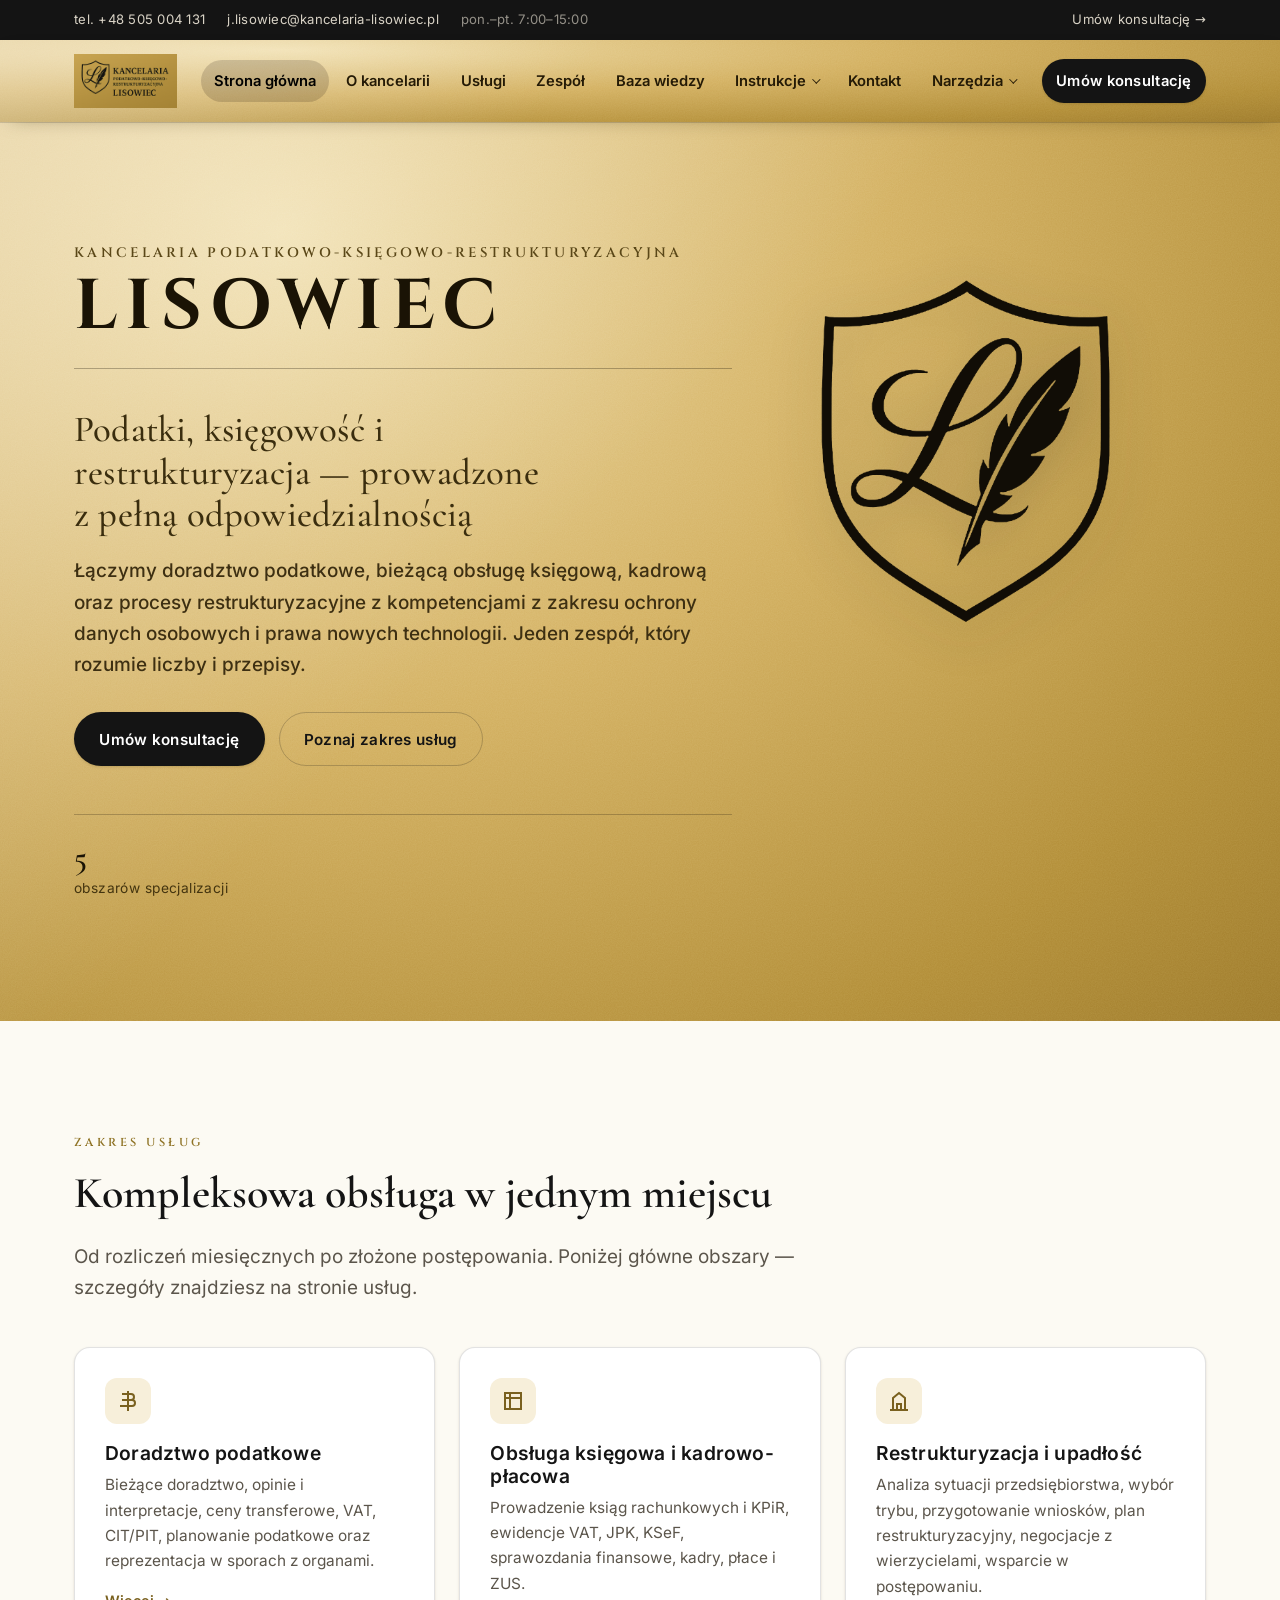
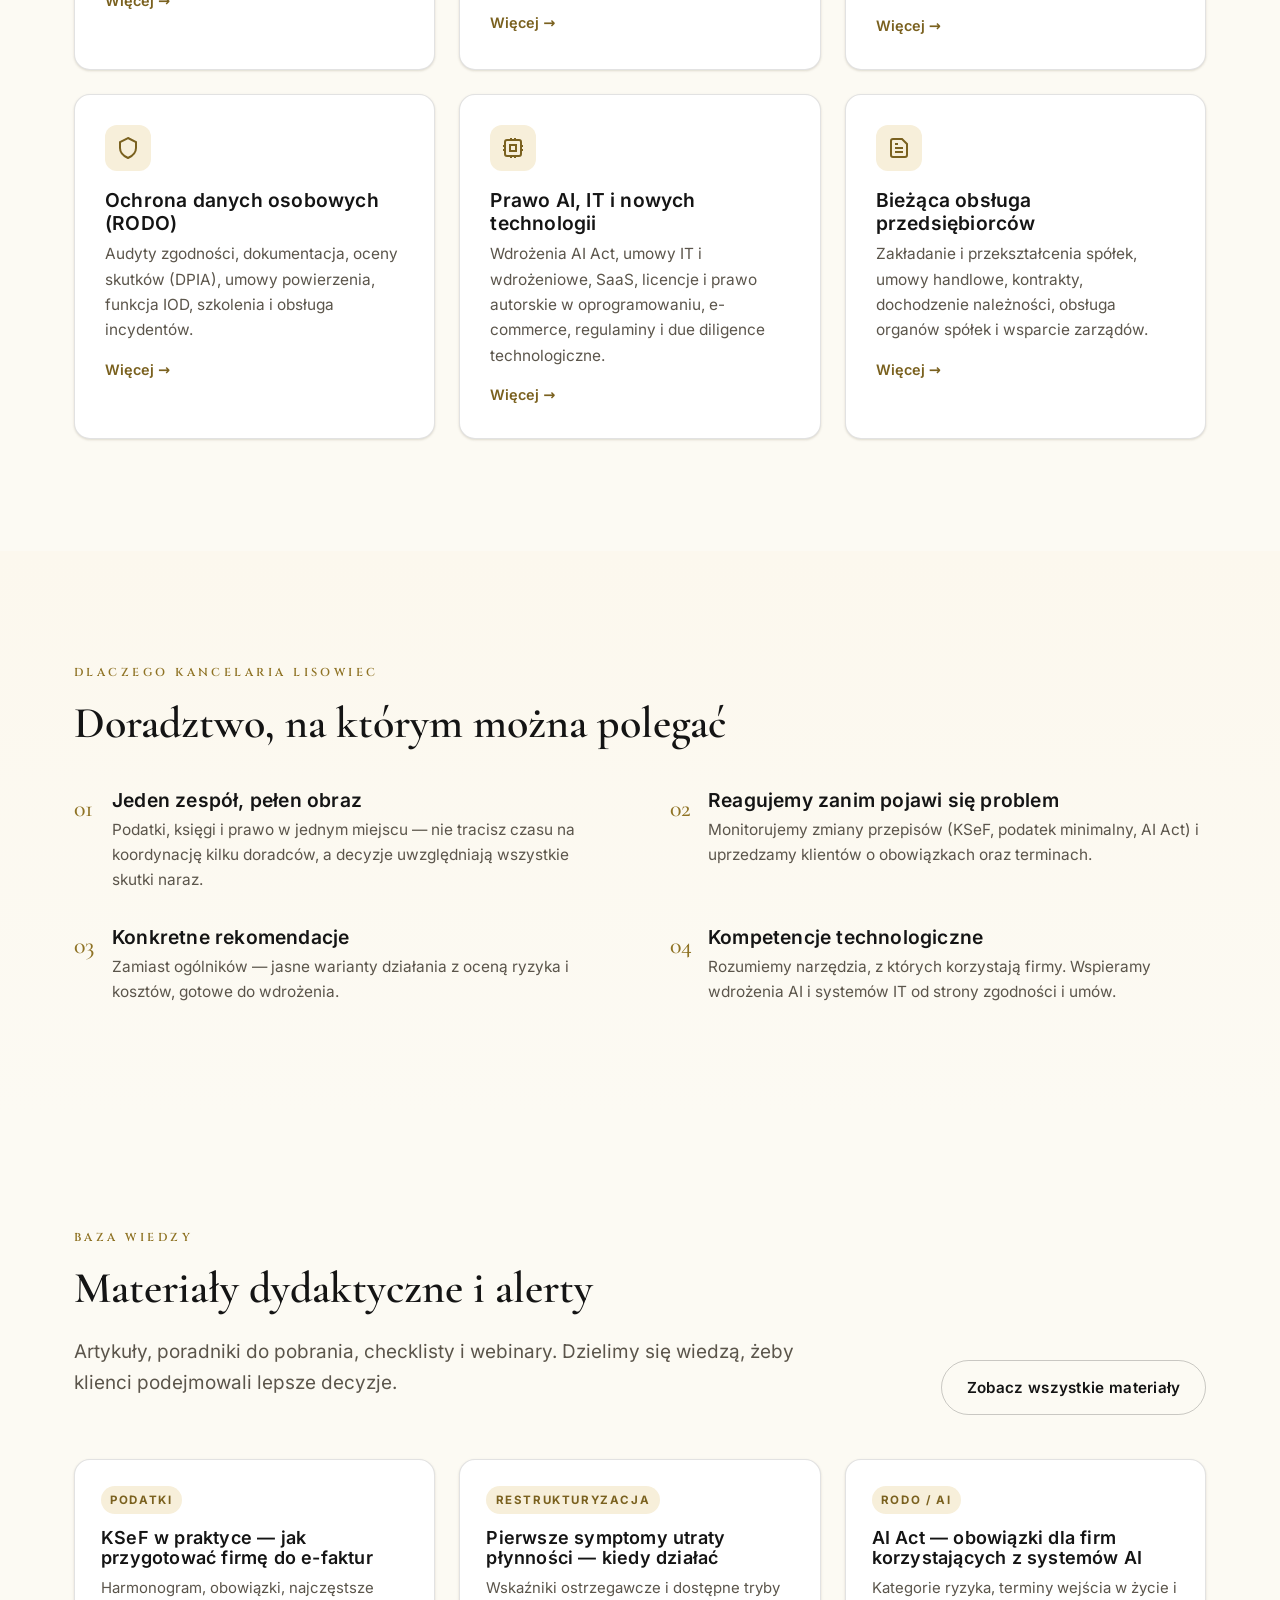
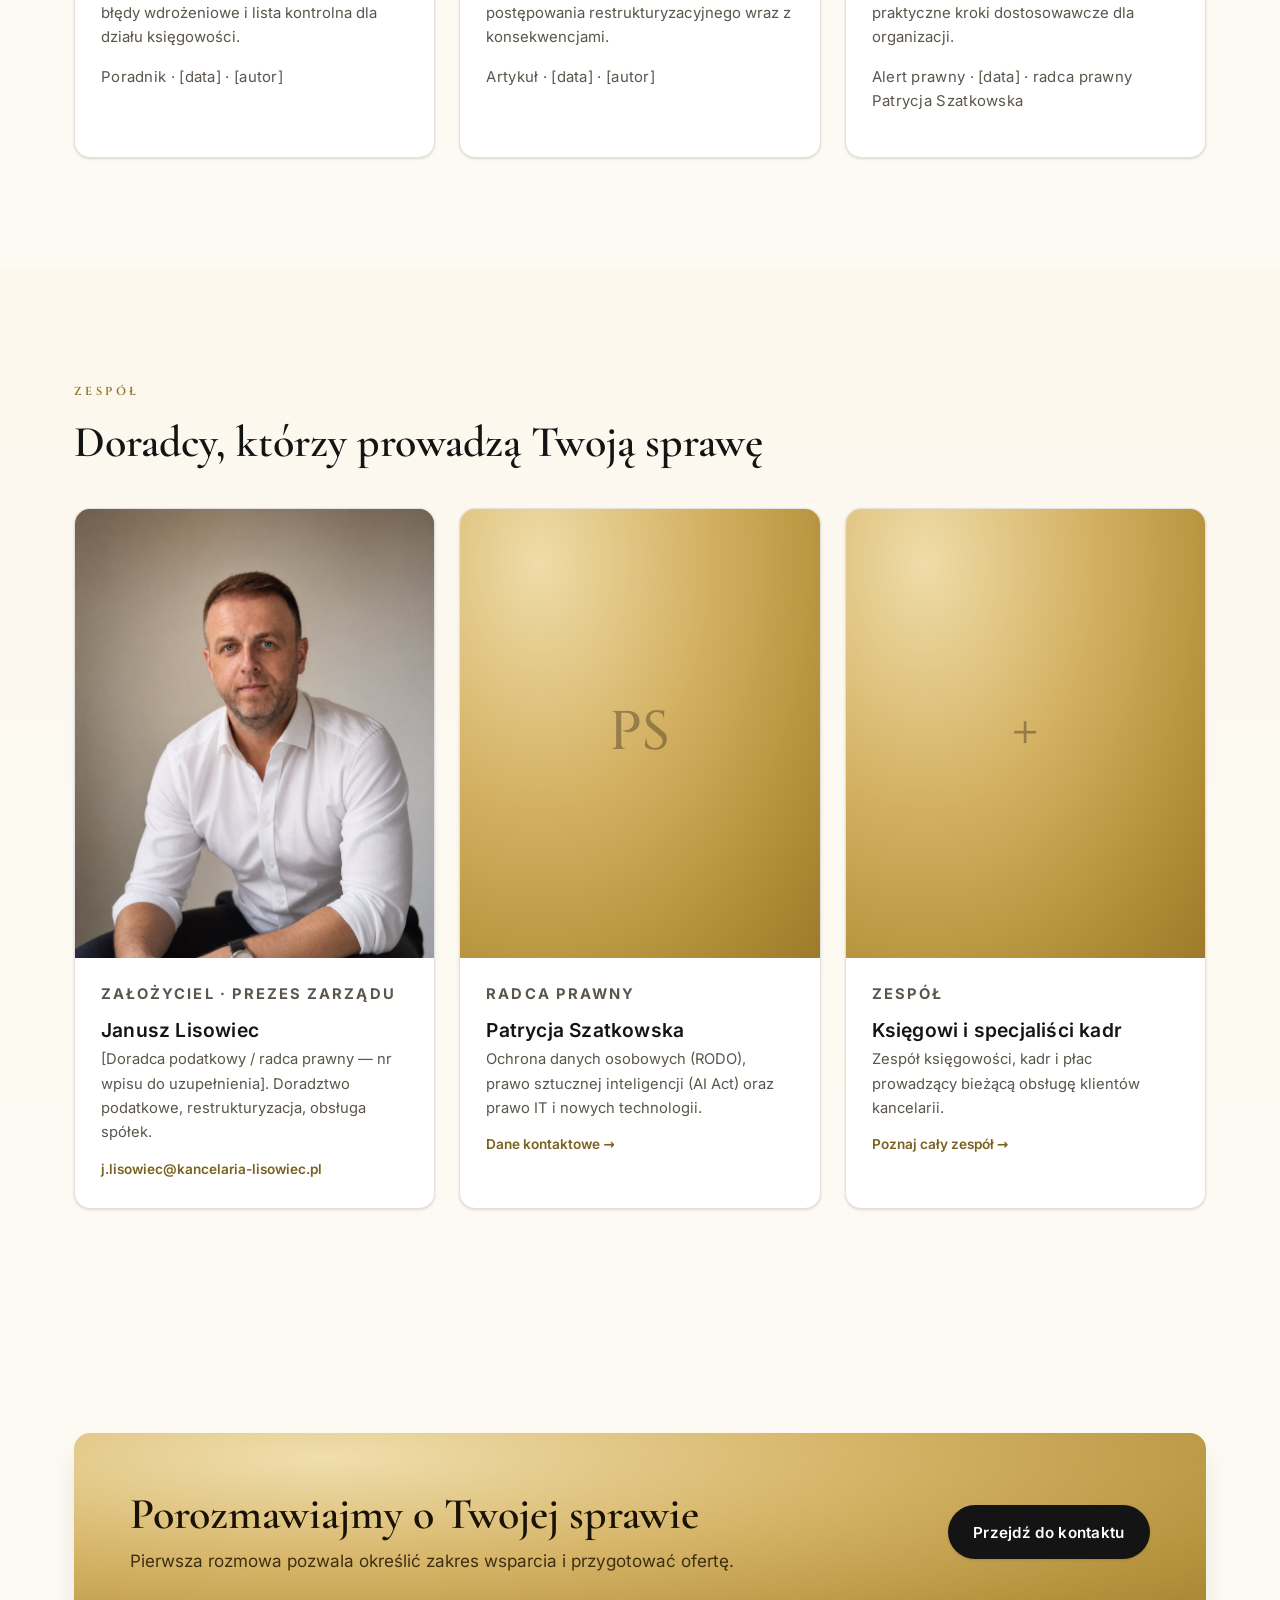
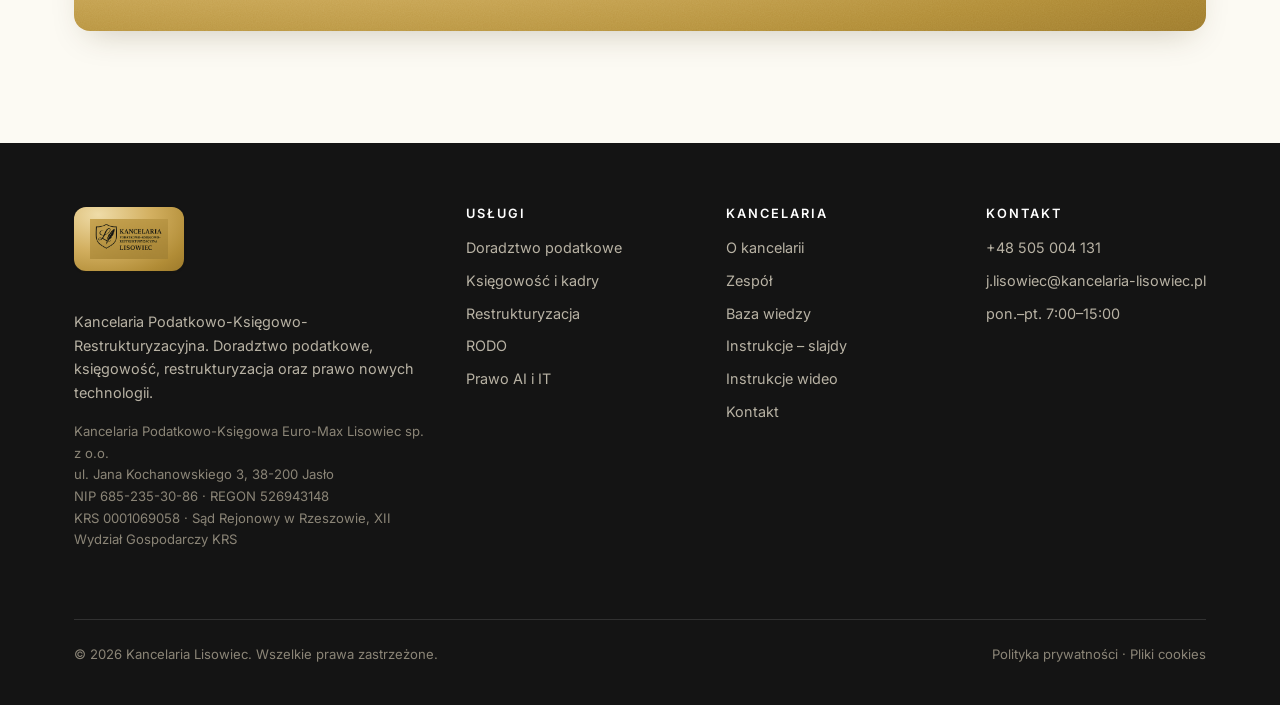
<file: index.html>
<!DOCTYPE html>
<html lang="pl">
<head>
<meta charset="UTF-8">
<meta name="viewport" content="width=device-width, initial-scale=1">
<title>Kancelaria Lisowiec – doradztwo podatkowe i księgowość, Jasło</title>
<meta name="description" content="Doradztwo podatkowe, księgowość i kadry, restrukturyzacja oraz RODO i prawo IT. Kancelaria Lisowiec w Jaśle – jeden zespół dla firm z Podkarpacia.">
<meta name="theme-color" content="#B0902F">
<link rel="canonical" href="https://kancelarialisowiec.pl/">
<meta property="og:type" content="website">
<meta property="og:site_name" content="Kancelaria Lisowiec">
<meta property="og:locale" content="pl_PL">
<meta property="og:title" content="Kancelaria Lisowiec – doradztwo podatkowe i księgowość, Jasło">
<meta property="og:description" content="Doradztwo podatkowe, księgowość i kadry, restrukturyzacja oraz RODO i prawo IT. Kancelaria Lisowiec w Jaśle – jeden zespół dla firm z Podkarpacia.">
<meta property="og:url" content="https://kancelarialisowiec.pl/">
<meta property="og:image" content="https://kancelarialisowiec.pl/assets/logo.png">
<meta name="twitter:card" content="summary_large_image">
<meta name="twitter:title" content="Kancelaria Lisowiec – doradztwo podatkowe i księgowość, Jasło">
<meta name="twitter:description" content="Doradztwo podatkowe, księgowość i kadry, restrukturyzacja oraz RODO i prawo IT. Kancelaria Lisowiec w Jaśle – jeden zespół dla firm z Podkarpacia.">
<meta name="twitter:image" content="https://kancelarialisowiec.pl/assets/logo.png">
  <link rel="preload" href="assets/fonts/inter-400-latin.woff2" as="font" type="font/woff2" crossorigin>
  <link rel="preload" href="assets/fonts/cormorant-garamond-600-latin.woff2" as="font" type="font/woff2" crossorigin>
  <link rel="stylesheet" href="assets/czcionki.css">
<link rel="icon" type="image/png" href="assets/logo.png">
<link rel="stylesheet" href="assets/style.css">
</head>
<body>
<a class="skiplink" href="#main">Przejdź do treści</a>

<!-- ===== TOPBAR ===== -->
<div class="topbar">
  <div class="container">
    <div class="topbar__meta">
      <a href="tel:+48505004131">tel. +48 505 004 131</a>
      <a href="mailto:j.lisowiec@kancelaria-lisowiec.pl">j.lisowiec@kancelaria-lisowiec.pl</a>
      <span>pon.–pt. 7:00–15:00</span>
    </div>
    <div class="topbar__meta">
      <a href="kontakt.html">Umów konsultację →</a>
    </div>
  </div>
</div>

<!-- ===== HEADER ===== -->
<header class="site-header">
  <div class="container">
    <a class="brand" href="index.html" aria-label="Strona główna — Kancelaria Podatkowo-Księgowo-Restrukturyzacyjna Lisowiec">
      <img class="brand__logo" src="assets/logo.png" alt="Kancelaria Podatkowo-Księgowo-Restrukturyzacyjna Lisowiec" width="1024" height="527">
    </a>

    <button class="nav-toggle" aria-label="Menu" aria-expanded="false" aria-controls="menu">
      <svg width="22" height="22" viewBox="0 0 24 24" fill="none" stroke="currentColor" stroke-width="2"><path d="M3 6h18M3 12h18M3 18h18"/></svg>
    </button>

    <nav class="nav" id="menu">
      <a href="index.html" aria-current="page">Strona główna</a>
      <a href="o-kancelarii.html">O kancelarii</a>
      <a href="uslugi.html">Usługi</a>
      <a href="zespol.html">Zespół</a>
      <a href="baza-wiedzy.html">Baza wiedzy</a>
      <div class="nav__dd">
        <button type="button" class="nav__dd-btn" aria-expanded="false">Instrukcje</button>
        <div class="nav__dd-menu">
          <a href="instrukcje-slajdy.html">Instrukcje – slajdy</a>
          <a href="baza-instrukcji.html">Instrukcje wideo</a>
        </div>
      </div>
      <a href="kontakt.html">Kontakt</a>
      <div class="nav__dd">
        <button type="button" class="nav__dd-btn" aria-expanded="false">Narzędzia</button>
        <div class="nav__dd-menu">
          <a href="nieobecnosci-urlopy.html">Panel klienta</a>
          <a href="filmy-instruktazowe.html">Filmy instruktażowe</a>
        </div>
      </div>
      <a class="btn btn--primary nav__cta" href="kontakt.html">Umów konsultację</a>
    </nav>
  </div>
</header>

<main id="main">

<!-- ===== HERO ===== -->
<section class="hero">
  <div class="container hero__inner">
    <div class="hero__text">
      <div class="hero__brand">
        <p class="hero__brand-pre">Kancelaria Podatkowo-Księgowo-Restrukturyzacyjna</p>
        <p class="hero__brand-name">Lisowiec</p>
      </div>
      <h1>Podatki, księgowość i restrukturyzacja — prowadzone z pełną odpowiedzialnością</h1>
      <p class="lead">Łączymy doradztwo podatkowe, bieżącą obsługę księgową, kadrową oraz procesy restrukturyzacyjne z kompetencjami z zakresu ochrony danych osobowych i prawa nowych technologii. Jeden zespół, który rozumie liczby i przepisy.</p>
      <div class="hero__actions">
        <a class="btn btn--primary" href="kontakt.html">Umów konsultację</a>
        <a class="btn btn--ghost" href="uslugi.html">Poznaj zakres usług</a>
      </div>
      <div class="hero__stats">
        <div class="hero__stat"><b>5</b><span>obszarów specjalizacji</span></div>
      </div>
    </div>
    <img class="hero__crest" src="assets/herb.png" alt="Herb kancelarii Lisowiec" width="294" height="352">
  </div>
</section>

<!-- ===== USŁUGI ===== -->
<section class="section" id="uslugi">
  <div class="container">
    <p class="eyebrow">Zakres usług</p>
    <h2>Kompleksowa obsługa w jednym miejscu</h2>
    <p class="lead">Od rozliczeń miesięcznych po złożone postępowania. Poniżej główne obszary — szczegóły znajdziesz na stronie usług.</p>

    <div class="grid grid--3" style="margin-top:44px">
      <article class="card">
        <div class="card__icon"><svg viewBox="0 0 24 24" fill="none" stroke="currentColor" stroke-width="2"><path d="M12 2v20M6 5h9a3 3 0 0 1 0 6H6m0 0h10a3 3 0 0 1 0 6H4"/></svg></div>
        <h3>Doradztwo podatkowe</h3>
        <p>Bieżące doradztwo, opinie i interpretacje, ceny transferowe, VAT, CIT/PIT, planowanie podatkowe oraz reprezentacja w sporach z organami.</p>
        <a class="card__link" href="uslugi.html#doradztwo-podatkowe">Więcej</a>
      </article>
      <article class="card">
        <div class="card__icon"><svg viewBox="0 0 24 24" fill="none" stroke="currentColor" stroke-width="2"><path d="M4 4h16v16H4z"/><path d="M4 9h16M9 4v16"/></svg></div>
        <h3>Obsługa księgowa i kadrowo-płacowa</h3>
        <p>Prowadzenie ksiąg rachunkowych i KPiR, ewidencje VAT, JPK, KSeF, sprawozdania finansowe, kadry, płace i ZUS.</p>
        <a class="card__link" href="uslugi.html#ksiegowosc">Więcej</a>
      </article>
      <article class="card">
        <div class="card__icon"><svg viewBox="0 0 24 24" fill="none" stroke="currentColor" stroke-width="2"><path d="M3 21h18M6 21V9l6-5 6 5v12M10 21v-6h4v6"/></svg></div>
        <h3>Restrukturyzacja i upadłość</h3>
        <p>Analiza sytuacji przedsiębiorstwa, wybór trybu, przygotowanie wniosków, plan restrukturyzacyjny, negocjacje z wierzycielami, wsparcie w postępowaniu.</p>
        <a class="card__link" href="uslugi.html#restrukturyzacja">Więcej</a>
      </article>
      <article class="card">
        <div class="card__icon"><svg viewBox="0 0 24 24" fill="none" stroke="currentColor" stroke-width="2"><path d="M12 2l8 4v6c0 5-3.5 8-8 10-4.5-2-8-5-8-10V6z"/></svg></div>
        <h3>Ochrona danych osobowych (RODO)</h3>
        <p>Audyty zgodności, dokumentacja, oceny skutków (DPIA), umowy powierzenia, funkcja IOD, szkolenia i obsługa incydentów.</p>
        <a class="card__link" href="uslugi.html#rodo">Więcej</a>
      </article>
      <article class="card">
        <div class="card__icon"><svg viewBox="0 0 24 24" fill="none" stroke="currentColor" stroke-width="2"><rect x="4" y="4" width="16" height="16" rx="2"/><path d="M9 9h6v6H9zM2 10h2M2 14h2M20 10h2M20 14h2M10 2v2M14 2v2M10 20v2M14 20v2"/></svg></div>
        <h3>Prawo AI, IT i nowych technologii</h3>
        <p>Wdrożenia AI Act, umowy IT i wdrożeniowe, SaaS, licencje i prawo autorskie w oprogramowaniu, e-commerce, regulaminy i due diligence technologiczne.</p>
        <a class="card__link" href="uslugi.html#ai-it">Więcej</a>
      </article>
      <article class="card">
        <div class="card__icon"><svg viewBox="0 0 24 24" fill="none" stroke="currentColor" stroke-width="2"><path d="M4 19V5a2 2 0 0 1 2-2h9l5 5v11a2 2 0 0 1-2 2H6a2 2 0 0 1-2-2z"/><path d="M8 12h8M8 16h8M8 8h3"/></svg></div>
        <h3>Bieżąca obsługa przedsiębiorców</h3>
        <p>Zakładanie i przekształcenia spółek, umowy handlowe, kontrakty, dochodzenie należności, obsługa organów spółek i wsparcie zarządów.</p>
        <a class="card__link" href="uslugi.html#obsluga-firm">Więcej</a>
      </article>
    </div>
  </div>
</section>

<!-- ===== DLACZEGO MY ===== -->
<section class="section section--tint">
  <div class="container">
    <p class="eyebrow">Dlaczego kancelaria Lisowiec</p>
    <h2>Doradztwo, na którym można polegać</h2>
    <div class="grid grid--2" style="margin-top:40px;gap:34px 60px">
      <div class="feature"><span class="feature__num">01</span><div><h3>Jeden zespół, pełen obraz</h3><p>Podatki, księgi i prawo w jednym miejscu — nie tracisz czasu na koordynację kilku doradców, a decyzje uwzględniają wszystkie skutki naraz.</p></div></div>
      <div class="feature"><span class="feature__num">02</span><div><h3>Reagujemy zanim pojawi się problem</h3><p>Monitorujemy zmiany przepisów (KSeF, podatek minimalny, AI Act) i uprzedzamy klientów o obowiązkach oraz terminach.</p></div></div>
      <div class="feature"><span class="feature__num">03</span><div><h3>Konkretne rekomendacje</h3><p>Zamiast ogólników — jasne warianty działania z oceną ryzyka i kosztów, gotowe do wdrożenia.</p></div></div>
      <div class="feature"><span class="feature__num">04</span><div><h3>Kompetencje technologiczne</h3><p>Rozumiemy narzędzia, z których korzystają firmy. Wspieramy wdrożenia AI i systemów IT od strony zgodności i umów.</p></div></div>
    </div>
  </div>
</section>

<!-- ===== BAZA WIEDZY (teaser) ===== -->
<section class="section">
  <div class="container">
    <div style="display:flex;justify-content:space-between;align-items:flex-end;gap:20px;flex-wrap:wrap">
      <div>
        <p class="eyebrow">Baza wiedzy</p>
        <h2>Materiały dydaktyczne i alerty</h2>
        <p class="lead">Artykuły, poradniki do pobrania, checklisty i webinary. Dzielimy się wiedzą, żeby klienci podejmowali lepsze decyzje.</p>
      </div>
      <a class="btn btn--ghost" href="baza-wiedzy.html">Zobacz wszystkie materiały</a>
    </div>

    <div class="grid grid--3" style="margin-top:44px">
      <article class="article-card">
        <div class="article-card__body">
          <span class="article-card__tag">Podatki</span>
          <h3>KSeF w praktyce — jak przygotować firmę do e-faktur</h3>
          <p>Harmonogram, obowiązki, najczęstsze błędy wdrożeniowe i lista kontrolna dla działu księgowości.</p>
          <p class="article-card__meta">Poradnik · [data] · [autor]</p>
        </div>
      </article>
      <article class="article-card">
        <div class="article-card__body">
          <span class="article-card__tag">Restrukturyzacja</span>
          <h3>Pierwsze symptomy utraty płynności — kiedy działać</h3>
          <p>Wskaźniki ostrzegawcze i dostępne tryby postępowania restrukturyzacyjnego wraz z konsekwencjami.</p>
          <p class="article-card__meta">Artykuł · [data] · [autor]</p>
        </div>
      </article>
      <article class="article-card">
        <div class="article-card__body">
          <span class="article-card__tag">RODO / AI</span>
          <h3>AI Act — obowiązki dla firm korzystających z systemów AI</h3>
          <p>Kategorie ryzyka, terminy wejścia w życie i praktyczne kroki dostosowawcze dla organizacji.</p>
          <p class="article-card__meta">Alert prawny · [data] · radca prawny Patrycja Szatkowska</p>
        </div>
      </article>
    </div>
  </div>
</section>

<!-- ===== ZESPÓŁ (teaser) ===== -->
<section class="section section--tint">
  <div class="container">
    <p class="eyebrow">Zespół</p>
    <h2>Doradcy, którzy prowadzą Twoją sprawę</h2>
    <div class="grid grid--3" style="margin-top:40px">
      <article class="person">
        <div class="person__photo"><img src="assets/lisowiec.jpg" alt="Janusz Lisowiec — założyciel kancelarii" width="1529" height="2048"></div>
        <div class="person__body">
          <p class="person__role">Założyciel · Prezes zarządu</p>
          <h3>Janusz Lisowiec</h3>
          <p>[Doradca podatkowy / radca prawny — nr wpisu do uzupełnienia]. Doradztwo podatkowe, restrukturyzacja, obsługa spółek.</p>
          <div class="person__contact"><a href="mailto:j.lisowiec@kancelaria-lisowiec.pl">j.lisowiec@kancelaria-lisowiec.pl</a></div>
        </div>
      </article>
      <article class="person">
        <div class="person__photo"><span>PS</span></div>
        <div class="person__body">
          <p class="person__role">Radca prawny</p>
          <h3>Patrycja Szatkowska</h3>
          <p>Ochrona danych osobowych (RODO), prawo sztucznej inteligencji (AI Act) oraz prawo IT i nowych technologii.</p>
          <div class="person__contact">
            <a href="kontakt.html#patrycja-szatkowska">Dane kontaktowe →</a>
          </div>
        </div>
      </article>
      <article class="person">
        <div class="person__photo"><span>+</span></div>
        <div class="person__body">
          <p class="person__role">Zespół</p>
          <h3>Księgowi i specjaliści kadr</h3>
          <p>Zespół księgowości, kadr i płac prowadzący bieżącą obsługę klientów kancelarii.</p>
          <div class="person__contact"><a href="zespol.html">Poznaj cały zespół →</a></div>
        </div>
      </article>
    </div>
  </div>
</section>

<!-- ===== CTA ===== -->
<section class="section">
  <div class="container">
    <div class="cta-band">
      <div>
        <h2>Porozmawiajmy o Twojej sprawie</h2>
        <p>Pierwsza rozmowa pozwala określić zakres wsparcia i przygotować ofertę.</p>
      </div>
      <a class="btn btn--primary" href="kontakt.html">Przejdź do kontaktu</a>
    </div>
  </div>
</section>

</main>

<!-- ===== FOOTER ===== -->
<footer class="site-footer">
  <div class="container">
    <div class="footer-grid">
      <div>
        <p><span class="footer-logo"><img src="assets/logo.png" alt="Kancelaria Podatkowo-Księgowo-Restrukturyzacyjna Lisowiec" width="1024" height="527"></span></p>
        <p>Kancelaria Podatkowo-Księgowo-Restrukturyzacyjna. Doradztwo podatkowe, księgowość, restrukturyzacja oraz prawo nowych technologii.</p>
        <p style="font-size:.82rem;color:#8b8577">
          Kancelaria Podatkowo-Księgowa Euro-Max Lisowiec sp. z o.o.<br>
          ul. Jana Kochanowskiego 3, 38-200 Jasło<br>
          NIP 685-235-30-86 · REGON 526943148<br>
          KRS 0001069058 · Sąd Rejonowy w Rzeszowie, XII Wydział Gospodarczy KRS
        </p>
      </div>
      <div>
        <h4>Usługi</h4>
        <ul>
          <li><a href="uslugi.html#doradztwo-podatkowe">Doradztwo podatkowe</a></li>
          <li><a href="uslugi.html#ksiegowosc">Księgowość i kadry</a></li>
          <li><a href="uslugi.html#restrukturyzacja">Restrukturyzacja</a></li>
          <li><a href="uslugi.html#rodo">RODO</a></li>
          <li><a href="uslugi.html#ai-it">Prawo AI i IT</a></li>
        </ul>
      </div>
      <div>
        <h4>Kancelaria</h4>
        <ul>
          <li><a href="o-kancelarii.html">O kancelarii</a></li>
          <li><a href="zespol.html">Zespół</a></li>
          <li><a href="baza-wiedzy.html">Baza wiedzy</a></li>
        <li><a href="instrukcje-slajdy.html">Instrukcje – slajdy</a></li>
        <li><a href="baza-instrukcji.html">Instrukcje wideo</a></li>
          <li><a href="kontakt.html">Kontakt</a></li>
        </ul>
      </div>
      <div>
        <h4>Kontakt</h4>
        <ul>
          <li><a href="tel:+48505004131">+48 505 004 131</a></li>
          <li><a href="mailto:j.lisowiec@kancelaria-lisowiec.pl">j.lisowiec@kancelaria-lisowiec.pl</a></li>
          <li>pon.–pt. 7:00–15:00</li>
        </ul>
      </div>
    </div>
    <div class="footer-bottom">
      <span>© <span data-year>2026</span> Kancelaria Lisowiec. Wszelkie prawa zastrzeżone.</span>
      <span><a href="polityka-prywatnosci.html">Polityka prywatności</a> · <a href="polityka-prywatnosci.html#cookies">Pliki cookies</a></span>
    </div>
  </div>
</footer>

<script src="assets/script.js"></script>
</body>
</html>
</file>
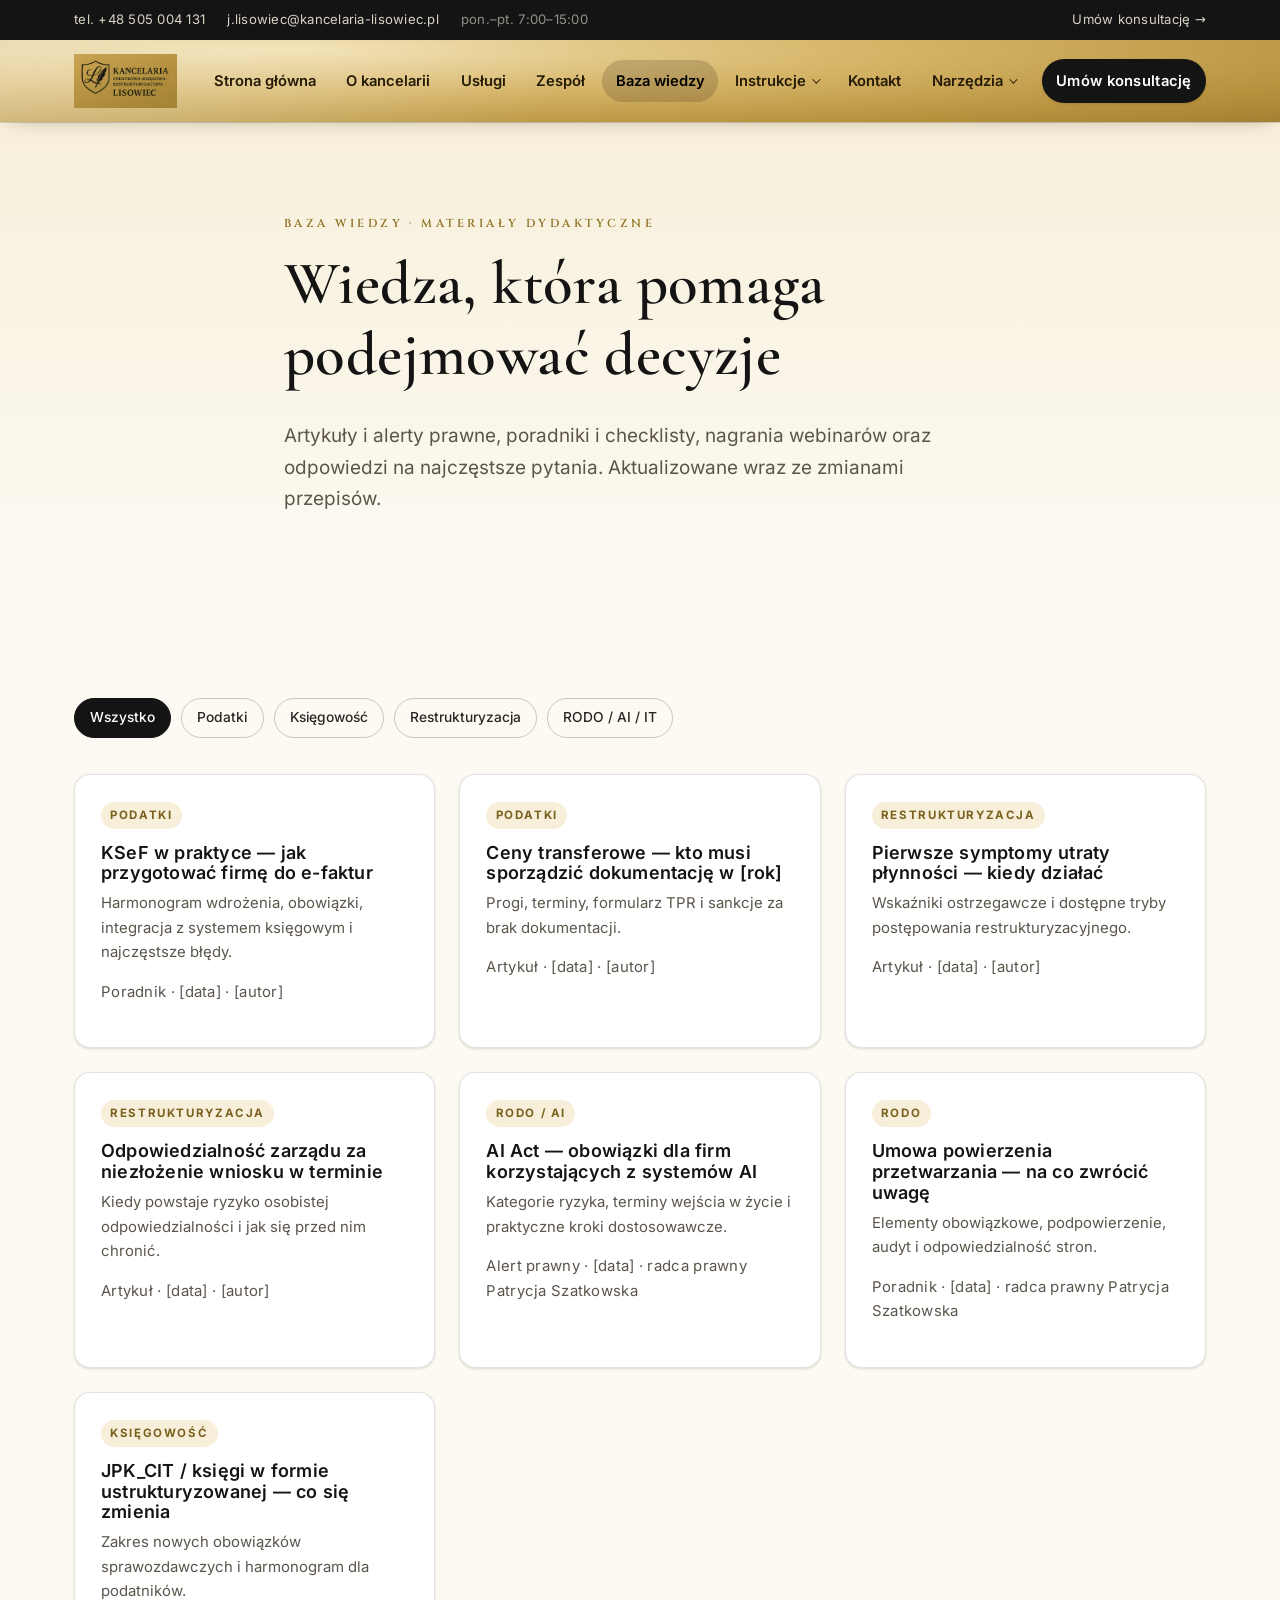
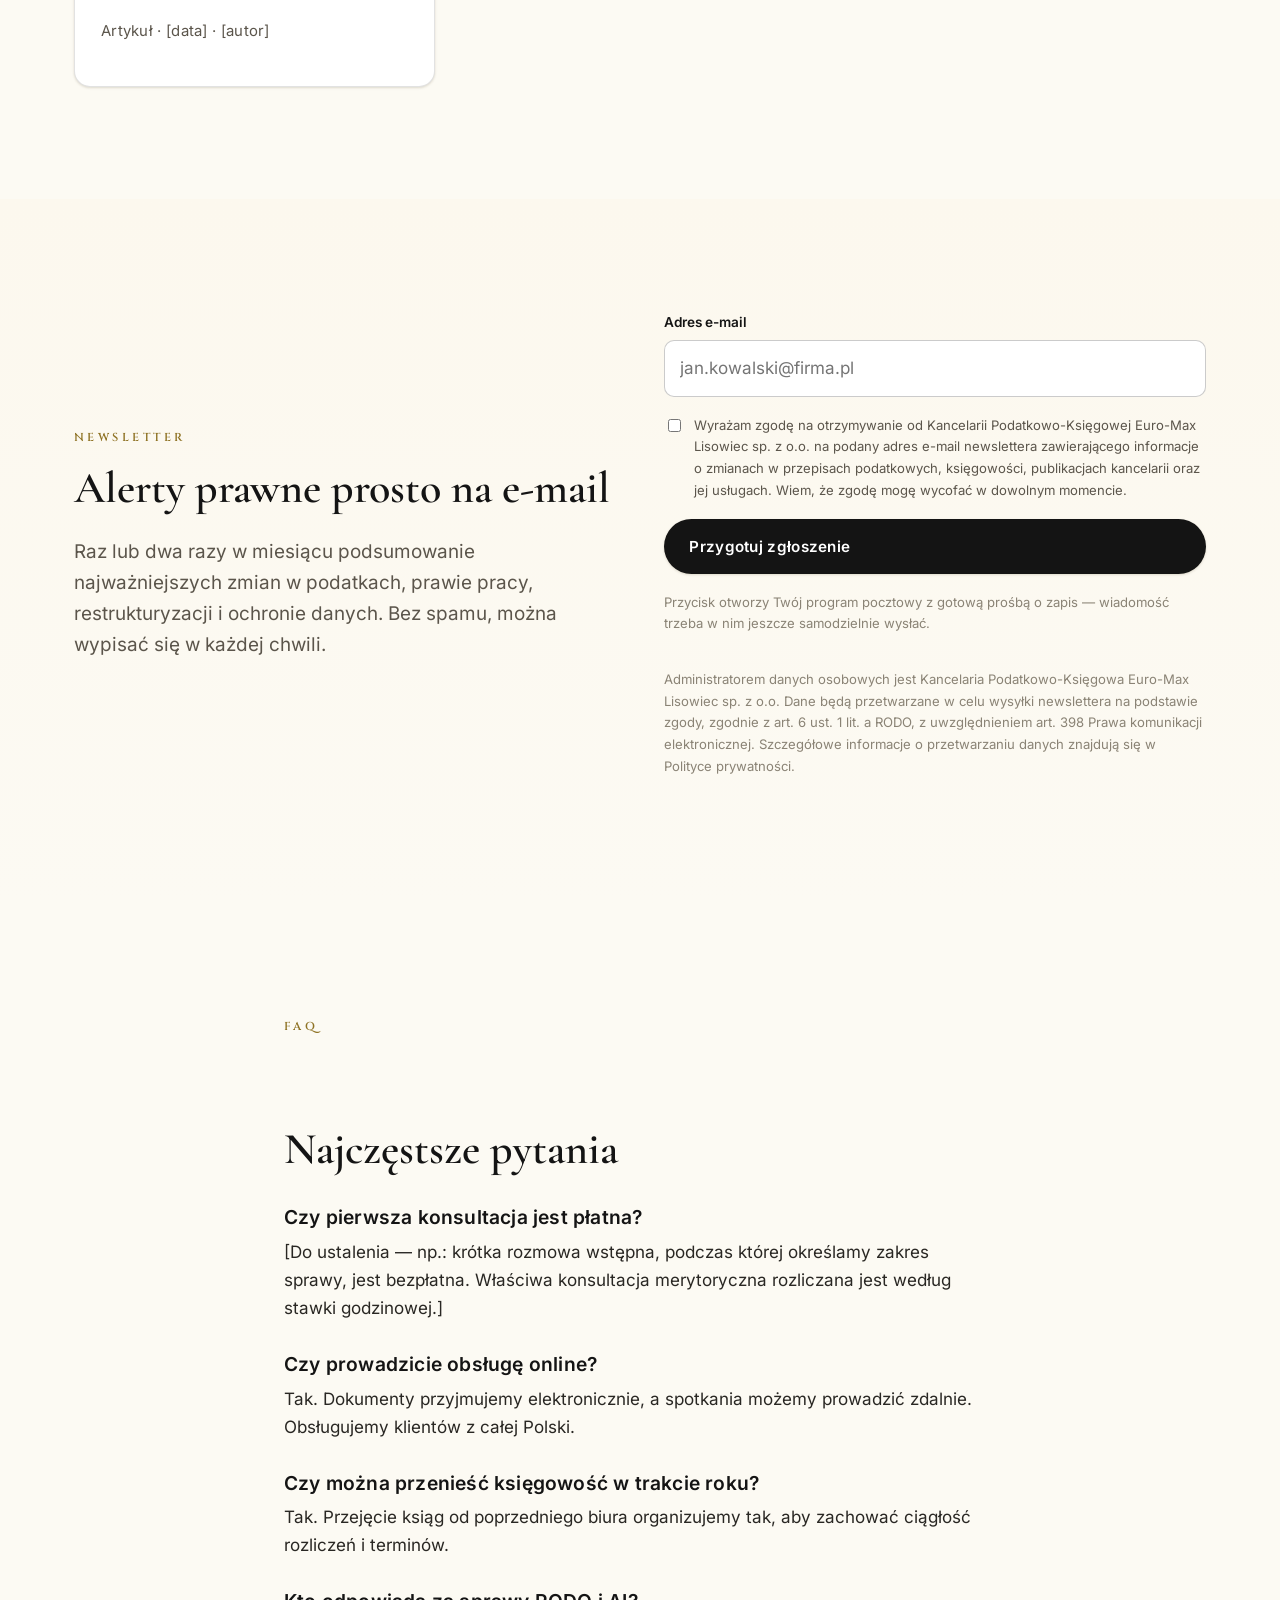
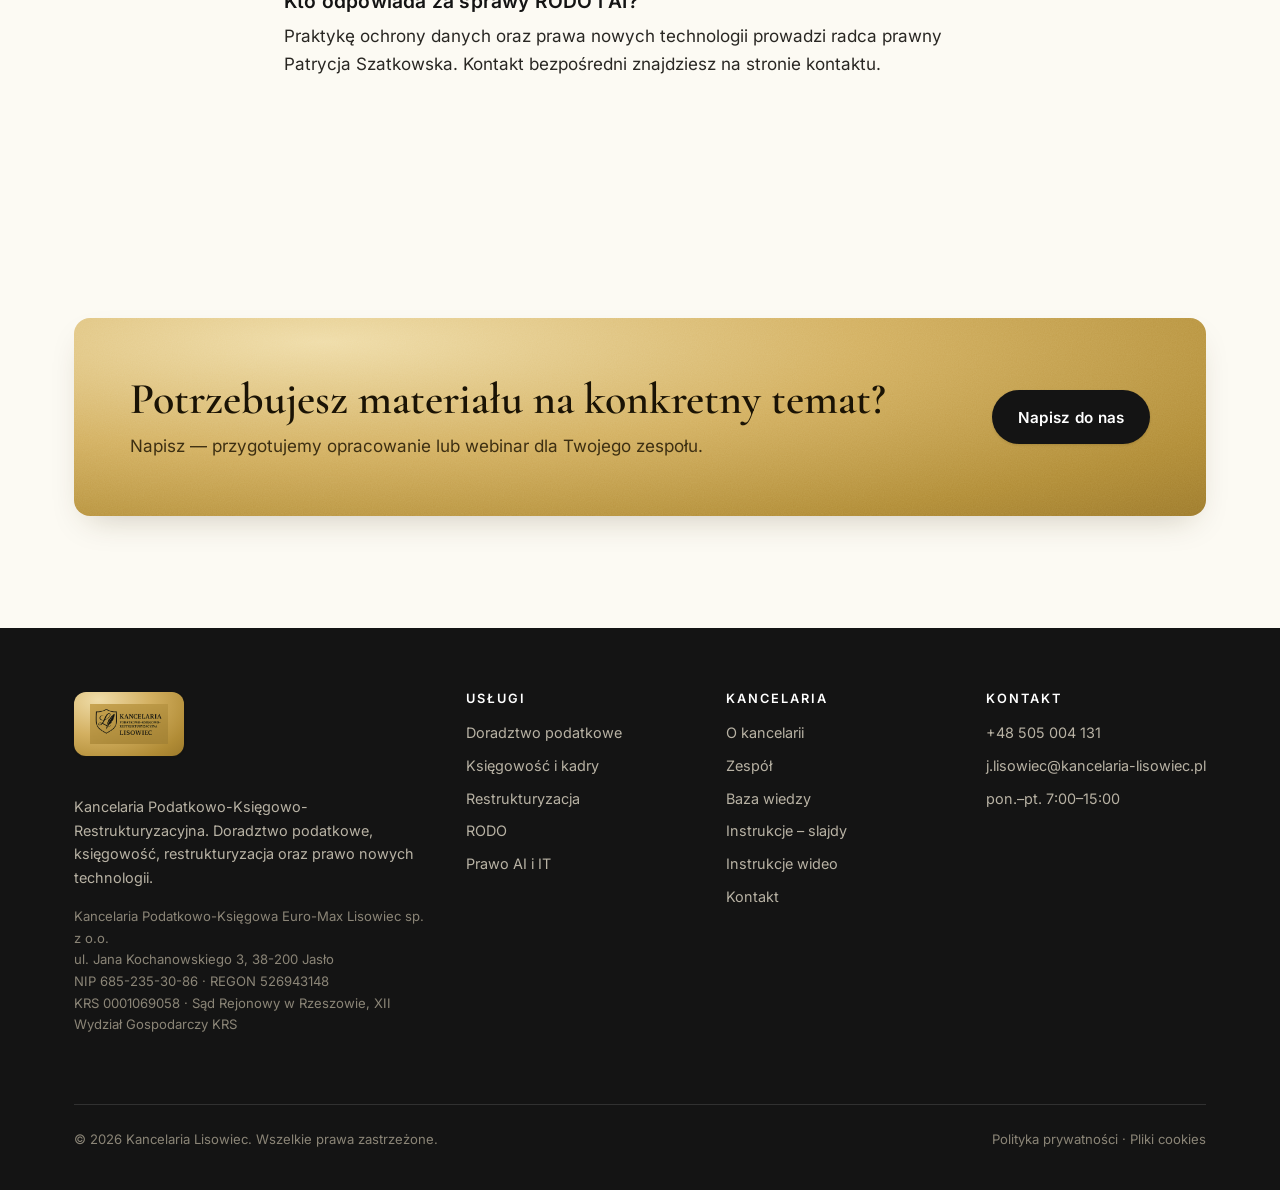
<file: baza-wiedzy.html>
<!DOCTYPE html>
<html lang="pl">
<head>
<meta charset="UTF-8">
<meta name="viewport" content="width=device-width, initial-scale=1">
<title>Baza wiedzy – podatki, KSeF, restrukturyzacja, RODO</title>
<meta name="description" content="Artykuły i alerty prawne: KSeF, ceny transferowe, restrukturyzacja, RODO i AI Act. Praktyczna wiedza dla firm, aktualizowana wraz ze zmianami przepisów.">
<meta name="theme-color" content="#B0902F">
<link rel="canonical" href="https://kancelarialisowiec.pl/baza-wiedzy.html">
<meta property="og:type" content="website">
<meta property="og:site_name" content="Kancelaria Lisowiec">
<meta property="og:locale" content="pl_PL">
<meta property="og:title" content="Baza wiedzy – podatki, KSeF, restrukturyzacja, RODO">
<meta property="og:description" content="Artykuły i alerty prawne: KSeF, ceny transferowe, restrukturyzacja, RODO i AI Act. Praktyczna wiedza dla firm, aktualizowana wraz ze zmianami przepisów.">
<meta property="og:url" content="https://kancelarialisowiec.pl/baza-wiedzy.html">
<meta property="og:image" content="https://kancelarialisowiec.pl/assets/logo.png">
<meta name="twitter:card" content="summary_large_image">
<meta name="twitter:title" content="Baza wiedzy – podatki, KSeF, restrukturyzacja, RODO">
<meta name="twitter:description" content="Artykuły i alerty prawne: KSeF, ceny transferowe, restrukturyzacja, RODO i AI Act. Praktyczna wiedza dla firm, aktualizowana wraz ze zmianami przepisów.">
<meta name="twitter:image" content="https://kancelarialisowiec.pl/assets/logo.png">
  <link rel="preload" href="assets/fonts/inter-400-latin.woff2" as="font" type="font/woff2" crossorigin>
  <link rel="preload" href="assets/fonts/cormorant-garamond-600-latin.woff2" as="font" type="font/woff2" crossorigin>
  <link rel="stylesheet" href="assets/czcionki.css">
<link rel="icon" type="image/png" href="assets/logo.png">
<link rel="stylesheet" href="assets/style.css">
</head>
<body>
<a class="skiplink" href="#main">Przejdź do treści</a>

<div class="topbar">
  <div class="container">
    <div class="topbar__meta">
      <a href="tel:+48505004131">tel. +48 505 004 131</a>
      <a href="mailto:j.lisowiec@kancelaria-lisowiec.pl">j.lisowiec@kancelaria-lisowiec.pl</a>
      <span>pon.–pt. 7:00–15:00</span>
    </div>
    <div class="topbar__meta"><a href="kontakt.html">Umów konsultację →</a></div>
  </div>
</div>

<header class="site-header">
  <div class="container">
    <a class="brand" href="index.html" aria-label="Strona główna — Kancelaria Podatkowo-Księgowo-Restrukturyzacyjna Lisowiec">
      <img class="brand__logo" src="assets/logo.png" alt="Kancelaria Podatkowo-Księgowo-Restrukturyzacyjna Lisowiec" width="1024" height="527">
    </a>
    <button class="nav-toggle" aria-label="Menu" aria-expanded="false" aria-controls="menu">
      <svg width="22" height="22" viewBox="0 0 24 24" fill="none" stroke="currentColor" stroke-width="2"><path d="M3 6h18M3 12h18M3 18h18"/></svg>
    </button>
    <nav class="nav" id="menu">
      <a href="index.html">Strona główna</a>
      <a href="o-kancelarii.html">O kancelarii</a>
      <a href="uslugi.html">Usługi</a>
      <a href="zespol.html">Zespół</a>
      <a href="baza-wiedzy.html" aria-current="page">Baza wiedzy</a>
      <div class="nav__dd">
        <button type="button" class="nav__dd-btn" aria-expanded="false">Instrukcje</button>
        <div class="nav__dd-menu">
          <a href="instrukcje-slajdy.html">Instrukcje – slajdy</a>
          <a href="baza-instrukcji.html">Instrukcje wideo</a>
        </div>
      </div>
      <a href="kontakt.html">Kontakt</a>
      <div class="nav__dd">
        <button type="button" class="nav__dd-btn" aria-expanded="false">Narzędzia</button>
        <div class="nav__dd-menu">
          <a href="nieobecnosci-urlopy.html">Panel klienta</a>
          <a href="filmy-instruktazowe.html">Filmy instruktażowe</a>
        </div>
      </div>
      <a class="btn btn--primary nav__cta" href="kontakt.html">Umów konsultację</a>
    </nav>
  </div>
</header>

<main id="main">

<section class="page-hero">
  <div class="container narrow">
    <p class="eyebrow">Baza wiedzy · materiały dydaktyczne</p>
    <h1>Wiedza, która pomaga podejmować decyzje</h1>
    <p class="lead">Artykuły i alerty prawne, poradniki i checklisty, nagrania webinarów oraz odpowiedzi na najczęstsze pytania. Aktualizowane wraz ze zmianami przepisów.</p>
  </div>
</section>

<section class="section">
  <div class="container">
    <div class="filter-bar" role="tablist" aria-label="Filtruj materiały">
      <button class="is-active" data-filter="all">Wszystko</button>
      <button data-filter="podatki">Podatki</button>
      <button data-filter="ksiegowosc">Księgowość</button>
      <button data-filter="restrukturyzacja">Restrukturyzacja</button>
      <button data-filter="rodo">RODO / AI / IT</button>
    </div>

    <div class="grid grid--3">
      <article class="article-card" data-cat="podatki">
        <div class="article-card__body">
          <span class="article-card__tag">Podatki</span>
          <h3>KSeF w praktyce — jak przygotować firmę do e-faktur</h3>
          <p>Harmonogram wdrożenia, obowiązki, integracja z systemem księgowym i najczęstsze błędy.</p>
          <p class="article-card__meta">Poradnik · [data] · [autor]</p>
        </div>
      </article>
      <article class="article-card" data-cat="podatki">
        <div class="article-card__body">
          <span class="article-card__tag">Podatki</span>
          <h3>Ceny transferowe — kto musi sporządzić dokumentację w [rok]</h3>
          <p>Progi, terminy, formularz TPR i sankcje za brak dokumentacji.</p>
          <p class="article-card__meta">Artykuł · [data] · [autor]</p>
        </div>
      </article>
      <article class="article-card" data-cat="restrukturyzacja">
        <div class="article-card__body">
          <span class="article-card__tag">Restrukturyzacja</span>
          <h3>Pierwsze symptomy utraty płynności — kiedy działać</h3>
          <p>Wskaźniki ostrzegawcze i dostępne tryby postępowania restrukturyzacyjnego.</p>
          <p class="article-card__meta">Artykuł · [data] · [autor]</p>
        </div>
      </article>
      <article class="article-card" data-cat="restrukturyzacja">
        <div class="article-card__body">
          <span class="article-card__tag">Restrukturyzacja</span>
          <h3>Odpowiedzialność zarządu za niezłożenie wniosku w terminie</h3>
          <p>Kiedy powstaje ryzyko osobistej odpowiedzialności i jak się przed nim chronić.</p>
          <p class="article-card__meta">Artykuł · [data] · [autor]</p>
        </div>
      </article>
      <article class="article-card" data-cat="rodo">
        <div class="article-card__body">
          <span class="article-card__tag">RODO / AI</span>
          <h3>AI Act — obowiązki dla firm korzystających z systemów AI</h3>
          <p>Kategorie ryzyka, terminy wejścia w życie i praktyczne kroki dostosowawcze.</p>
          <p class="article-card__meta">Alert prawny · [data] · radca prawny Patrycja Szatkowska</p>
        </div>
      </article>
      <article class="article-card" data-cat="rodo">
        <div class="article-card__body">
          <span class="article-card__tag">RODO</span>
          <h3>Umowa powierzenia przetwarzania — na co zwrócić uwagę</h3>
          <p>Elementy obowiązkowe, podpowierzenie, audyt i odpowiedzialność stron.</p>
          <p class="article-card__meta">Poradnik · [data] · radca prawny Patrycja Szatkowska</p>
        </div>
      </article>
      <article class="article-card" data-cat="ksiegowosc">
        <div class="article-card__body">
          <span class="article-card__tag">Księgowość</span>
          <h3>JPK_CIT / księgi w formie ustrukturyzowanej — co się zmienia</h3>
          <p>Zakres nowych obowiązków sprawozdawczych i harmonogram dla podatników.</p>
          <p class="article-card__meta">Artykuł · [data] · [autor]</p>
        </div>
      </article>
    </div>
  </div>
</section>

<section class="section section--tint">
  <div class="container">
    <div class="grid grid--2" style="gap:48px;align-items:center">
      <div>
        <p class="eyebrow">Newsletter</p>
        <h2>Alerty prawne prosto na e-mail</h2>
        <p class="lead">Raz lub dwa razy w miesiącu podsumowanie najważniejszych zmian w podatkach, prawie pracy, restrukturyzacji i ochronie danych. Bez spamu, można wypisać się w każdej chwili.</p>
      </div>
      <form class="form" data-mailto="j.lisowiec@kancelaria-lisowiec.pl" data-subject="Zapis do newslettera" aria-label="Zapis do newslettera">
        <div class="field">
          <label for="nl-email">Adres e-mail</label>
          <input id="nl-email" type="email" name="email" required placeholder="jan.kowalski@firma.pl">
        </div>
        <label class="form__consent">
          <input type="checkbox" required>
          <span>Wyrażam zgodę na otrzymywanie od Kancelarii Podatkowo-Księgowej Euro-Max Lisowiec sp. z o.o. na podany adres e-mail newslettera zawierającego informacje o zmianach w przepisach podatkowych, księgowości, publikacjach kancelarii oraz jej usługach. Wiem, że zgodę mogę wycofać w dowolnym momencie.</span>
        </label>
        <button class="btn btn--primary" type="submit">Przygotuj zgłoszenie</button>
        <p class="form__note">Przycisk otworzy Twój program pocztowy z gotową prośbą o zapis — wiadomość trzeba w nim jeszcze samodzielnie wysłać.</p>
        <p class="form__note">Administratorem danych osobowych jest Kancelaria Podatkowo-Księgowa Euro-Max Lisowiec sp. z o.o. Dane będą przetwarzane w celu wysyłki newslettera na podstawie zgody, zgodnie z art. 6 ust. 1 lit. a RODO, z uwzględnieniem art. 398 Prawa komunikacji elektronicznej. Szczegółowe informacje o przetwarzaniu danych znajdują się w <a href="polityka-prywatnosci.html">Polityce prywatności</a>.</p>
      </form>
    </div>
  </div>
</section>

<section class="section">
  <div class="container narrow prose">
    <p class="eyebrow">FAQ</p>
    <h2>Najczęstsze pytania</h2>

    <h3>Czy pierwsza konsultacja jest płatna?</h3>
    <p>[Do ustalenia — np.: krótka rozmowa wstępna, podczas której określamy zakres sprawy, jest bezpłatna. Właściwa konsultacja merytoryczna rozliczana jest według stawki godzinowej.]</p>

    <h3>Czy prowadzicie obsługę online?</h3>
    <p>Tak. Dokumenty przyjmujemy elektronicznie, a spotkania możemy prowadzić zdalnie. Obsługujemy klientów z całej Polski.</p>

    <h3>Czy można przenieść księgowość w trakcie roku?</h3>
    <p>Tak. Przejęcie ksiąg od poprzedniego biura organizujemy tak, aby zachować ciągłość rozliczeń i terminów.</p>

    <h3>Kto odpowiada za sprawy RODO i AI?</h3>
    <p>Praktykę ochrony danych oraz prawa nowych technologii prowadzi radca prawny <a href="zespol.html#patrycja-szatkowska">Patrycja Szatkowska</a>. Kontakt bezpośredni znajdziesz na <a href="kontakt.html#patrycja-szatkowska">stronie kontaktu</a>.</p>
  </div>
</section>

<section class="section">
  <div class="container">
    <div class="cta-band">
      <div><h2>Potrzebujesz materiału na konkretny temat?</h2><p>Napisz — przygotujemy opracowanie lub webinar dla Twojego zespołu.</p></div>
      <a class="btn btn--primary" href="kontakt.html">Napisz do nas</a>
    </div>
  </div>
</section>

</main>

<footer class="site-footer">
  <div class="container">
    <div class="footer-grid">
      <div>
        <p><span class="footer-logo"><img src="assets/logo.png" alt="Kancelaria Podatkowo-Księgowo-Restrukturyzacyjna Lisowiec" width="1024" height="527"></span></p>
        <p>Kancelaria Podatkowo-Księgowo-Restrukturyzacyjna. Doradztwo podatkowe, księgowość, restrukturyzacja oraz prawo nowych technologii.</p>
        <p style="font-size:.82rem;color:#8b8577">Kancelaria Podatkowo-Księgowa Euro-Max Lisowiec sp. z o.o.<br>ul. Jana Kochanowskiego 3, 38-200 Jasło<br>NIP 685-235-30-86 · REGON 526943148<br>KRS 0001069058 · Sąd Rejonowy w Rzeszowie, XII Wydział Gospodarczy KRS</p>
      </div>
      <div><h4>Usługi</h4><ul>
        <li><a href="uslugi.html#doradztwo-podatkowe">Doradztwo podatkowe</a></li>
        <li><a href="uslugi.html#ksiegowosc">Księgowość i kadry</a></li>
        <li><a href="uslugi.html#restrukturyzacja">Restrukturyzacja</a></li>
        <li><a href="uslugi.html#rodo">RODO</a></li>
        <li><a href="uslugi.html#ai-it">Prawo AI i IT</a></li>
      </ul></div>
      <div><h4>Kancelaria</h4><ul>
        <li><a href="o-kancelarii.html">O kancelarii</a></li>
        <li><a href="zespol.html">Zespół</a></li>
        <li><a href="baza-wiedzy.html">Baza wiedzy</a></li>
        <li><a href="instrukcje-slajdy.html">Instrukcje – slajdy</a></li>
        <li><a href="baza-instrukcji.html">Instrukcje wideo</a></li>
        <li><a href="kontakt.html">Kontakt</a></li>
      </ul></div>
      <div><h4>Kontakt</h4><ul>
        <li><a href="tel:+48505004131">+48 505 004 131</a></li>
        <li><a href="mailto:j.lisowiec@kancelaria-lisowiec.pl">j.lisowiec@kancelaria-lisowiec.pl</a></li>
        <li>pon.–pt. 7:00–15:00</li>
      </ul></div>
    </div>
    <div class="footer-bottom">
      <span>© <span data-year>2026</span> Kancelaria Lisowiec. Wszelkie prawa zastrzeżone.</span>
      <span><a href="polityka-prywatnosci.html">Polityka prywatności</a> · <a href="polityka-prywatnosci.html#cookies">Pliki cookies</a></span>
    </div>
  </div>
</footer>

<script src="assets/script.js"></script>
</body>
</html>
</file>
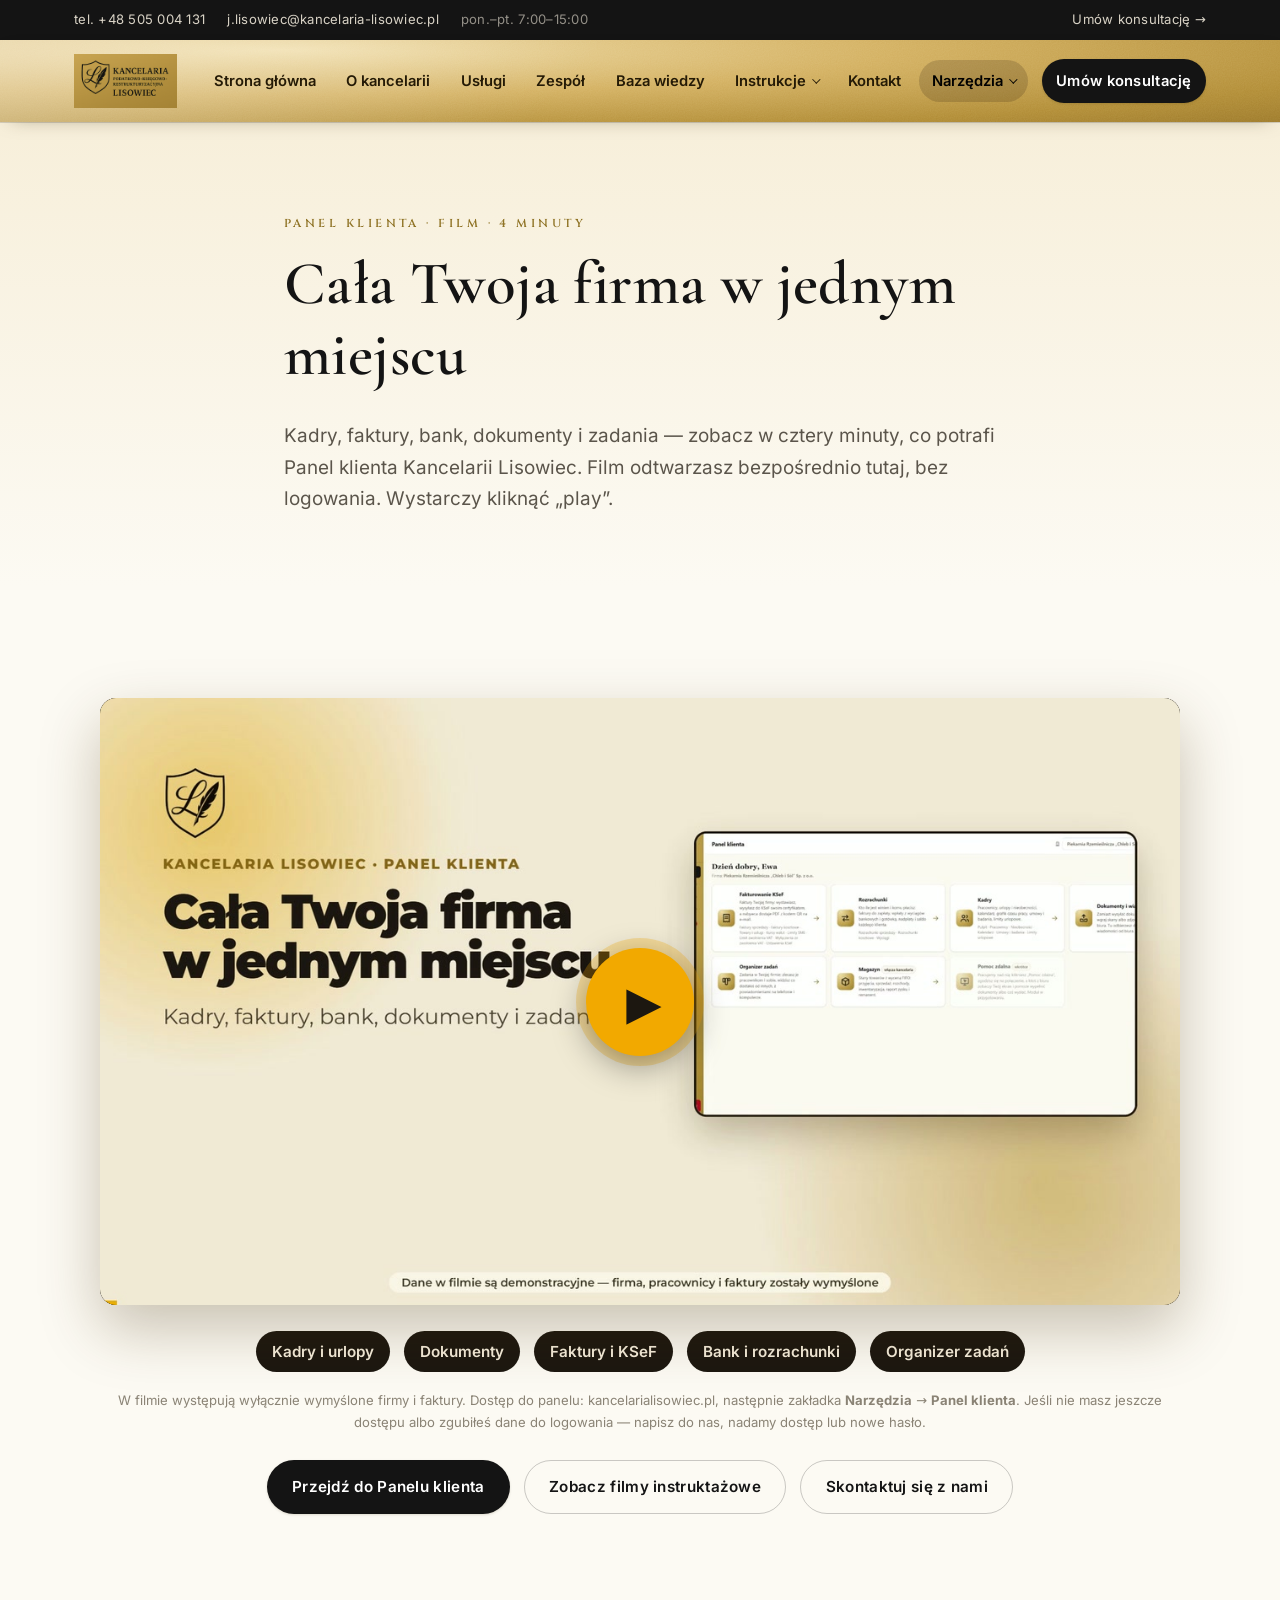
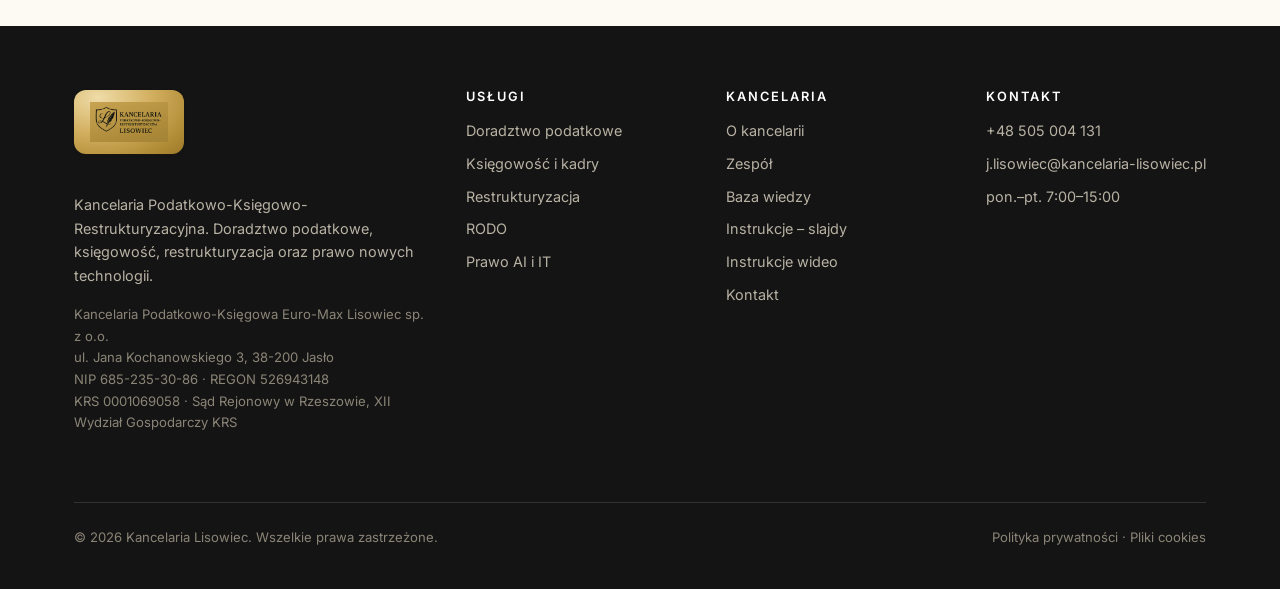
<file: film-panel-klienta.html>
<!DOCTYPE html>
<html lang="pl">
<head>
<meta charset="UTF-8">
<meta name="viewport" content="width=device-width, initial-scale=1">
<title>Panel klienta – cała Twoja firma w jednym miejscu (film, 4 min)</title>
<meta name="description" content="Kadry, faktury, bank, dokumenty i zadania w jednym miejscu. Obejrzyj 4-minutowy film o Panelu klienta Kancelarii Lisowiec — odtwarzasz go bezpośrednio na stronie, bez logowania.">
<meta name="theme-color" content="#B0902F">
<link rel="canonical" href="https://kancelarialisowiec.pl/film-panel-klienta.html">
<meta property="og:type" content="website">
<meta property="og:site_name" content="Kancelaria Lisowiec">
<meta property="og:locale" content="pl_PL">
<meta property="og:title" content="Panel klienta – cała Twoja firma w jednym miejscu (film, 4 min)">
<meta property="og:description" content="Kadry, faktury, bank, dokumenty i zadania w jednym miejscu. Obejrzyj 4-minutowy film o Panelu klienta Kancelarii Lisowiec — odtwarzasz go bezpośrednio na stronie, bez logowania.">
<meta property="og:url" content="https://kancelarialisowiec.pl/film-panel-klienta.html">
<meta property="og:image" content="https://kancelarialisowiec.pl/assets/video/panel-klienta-przeglad-v2.jpg">
<meta name="twitter:card" content="summary_large_image">
<meta name="twitter:title" content="Panel klienta – cała Twoja firma w jednym miejscu (film, 4 min)">
<meta name="twitter:description" content="Kadry, faktury, bank, dokumenty i zadania w jednym miejscu. Obejrzyj 4-minutowy film o Panelu klienta Kancelarii Lisowiec — odtwarzasz go bezpośrednio na stronie, bez logowania.">
<meta name="twitter:image" content="https://kancelarialisowiec.pl/assets/video/panel-klienta-przeglad-v2.jpg">
  <link rel="preload" href="assets/fonts/inter-400-latin.woff2" as="font" type="font/woff2" crossorigin>
  <link rel="preload" href="assets/fonts/cormorant-garamond-600-latin.woff2" as="font" type="font/woff2" crossorigin>
  <link rel="stylesheet" href="assets/czcionki.css">
<link rel="icon" type="image/png" href="assets/logo.png">
<link rel="stylesheet" href="assets/style.css">
<style>
.film-wrap { max-width: 1080px; margin: 0 auto; }
.film-player { position: relative; border-radius: 16px; overflow: hidden; background: #1C1710; box-shadow: 0 24px 60px rgba(70, 46, 6, 0.28); line-height: 0; }
.film-player video { width: 100%; height: auto; aspect-ratio: 16 / 9; display: block; background: #1C1710; cursor: pointer; }
.film-play { position: absolute; left: 50%; top: 50%; width: 108px; height: 108px; margin: -54px 0 0 -54px; border: 0; border-radius: 50%; background: #F2A900; color: #1C1710; font-size: 46px; line-height: 108px; padding: 0 0 0 8px; cursor: pointer; box-shadow: 0 10px 34px rgba(0,0,0,0.38), 0 0 0 10px rgba(242,169,0,0.28); transition: transform .18s ease, box-shadow .18s ease; }
.film-play:hover, .film-play:focus-visible { transform: scale(1.08); box-shadow: 0 12px 40px rgba(0,0,0,0.45), 0 0 0 14px rgba(242,169,0,0.34); outline: none; }
.film-play[hidden] { display: none; }
.film-podpis { display: flex; flex-wrap: wrap; gap: 10px 14px; justify-content: center; margin: 26px 0 8px; }
.film-podpis span { padding: 8px 16px; border-radius: 999px; background: #1C1710; color: #F6EEDC; font-size: .95rem; font-weight: 600; }
.film-akcje { display: flex; flex-wrap: wrap; gap: 14px; justify-content: center; margin-top: 26px; }
@media (max-width: 600px) { .film-play { width: 84px; height: 84px; margin: -42px 0 0 -42px; font-size: 36px; line-height: 84px; } }
</style>
</head>
<body>
<a class="skiplink" href="#main">Przejdź do treści</a>

<div class="topbar">
  <div class="container">
    <div class="topbar__meta">
      <a href="tel:+48505004131">tel. +48 505 004 131</a>
      <a href="mailto:j.lisowiec@kancelaria-lisowiec.pl">j.lisowiec@kancelaria-lisowiec.pl</a>
      <span>pon.–pt. 7:00–15:00</span>
    </div>
    <div class="topbar__meta"><a href="kontakt.html">Umów konsultację →</a></div>
  </div>
</div>

<header class="site-header">
  <div class="container">
    <a class="brand" href="index.html" aria-label="Strona główna — Kancelaria Podatkowo-Księgowo-Restrukturyzacyjna Lisowiec">
      <img class="brand__logo" src="assets/logo.png" alt="Kancelaria Podatkowo-Księgowo-Restrukturyzacyjna Lisowiec" width="1024" height="527">
    </a>
    <button class="nav-toggle" aria-label="Menu" aria-expanded="false" aria-controls="menu">
      <svg width="22" height="22" viewBox="0 0 24 24" fill="none" stroke="currentColor" stroke-width="2"><path d="M3 6h18M3 12h18M3 18h18"/></svg>
    </button>
    <nav class="nav" id="menu">
      <a href="index.html">Strona główna</a>
      <a href="o-kancelarii.html">O kancelarii</a>
      <a href="uslugi.html">Usługi</a>
      <a href="zespol.html">Zespół</a>
      <a href="baza-wiedzy.html">Baza wiedzy</a>
      <div class="nav__dd">
        <button type="button" class="nav__dd-btn" aria-expanded="false">Instrukcje</button>
        <div class="nav__dd-menu">
          <a href="instrukcje-slajdy.html">Instrukcje – slajdy</a>
          <a href="baza-instrukcji.html">Instrukcje wideo</a>
        </div>
      </div>
      <a href="kontakt.html">Kontakt</a>
      <div class="nav__dd">
        <button type="button" class="nav__dd-btn nav__dd-btn--active" aria-expanded="false">Narzędzia</button>
        <div class="nav__dd-menu">
          <a href="nieobecnosci-urlopy.html">Panel klienta</a>
          <a href="filmy-instruktazowe.html" aria-current="page">Filmy instruktażowe</a>
        </div>
      </div>
      <a class="btn btn--primary nav__cta" href="kontakt.html">Umów konsultację</a>
    </nav>
  </div>
</header>
<main id="main">

<section class="page-hero">
  <div class="container narrow">
    <p class="eyebrow">Panel klienta · film · 4 minuty</p>
    <h1>Cała Twoja firma w jednym miejscu</h1>
    <p class="lead">Kadry, faktury, bank, dokumenty i zadania — zobacz w cztery minuty, co potrafi Panel klienta Kancelarii Lisowiec. Film odtwarzasz bezpośrednio tutaj, bez logowania. Wystarczy kliknąć „play”.</p>
  </div>
</section>

<section class="section">
  <div class="container">
    <div class="film-wrap">
      <div class="film-player" id="film-player">
        <video id="film-wideo" controls playsinline preload="metadata" poster="assets/video/panel-klienta-przeglad-v2.jpg">
          <source src="assets/video/panel-klienta-przeglad.mp4" type="video/mp4">
          Twoja przeglądarka nie odtwarza tego wideo. <a href="assets/video/panel-klienta-przeglad.mp4">Pobierz plik MP4</a>.
        </video>
        <button type="button" class="film-play" id="film-play" aria-label="Odtwórz film">&#9654;</button>
      </div>

      <div class="film-podpis" aria-label="Co pokazuje film">
        <span>Kadry i urlopy</span><span>Dokumenty</span><span>Faktury i KSeF</span><span>Bank i rozrachunki</span><span>Organizer zadań</span>
      </div>

      <p class="form__note" style="text-align:center;margin-top:18px">W filmie występują wyłącznie wymyślone firmy i faktury. Dostęp do panelu: <a href="index.html">kancelarialisowiec.pl</a>, następnie zakładka <strong>Narzędzia</strong> → <strong>Panel klienta</strong>. Jeśli nie masz jeszcze dostępu albo zgubiłeś dane do logowania — <a href="kontakt.html">napisz do nas</a>, nadamy dostęp lub nowe hasło.</p>

      <div class="film-akcje">
        <a class="btn btn--primary" href="nieobecnosci-urlopy.html">Przejdź do Panelu klienta</a>
        <a class="btn btn--ghost" href="filmy-instruktazowe.html">Zobacz filmy instruktażowe</a>
        <a class="btn btn--ghost" href="kontakt.html">Skontaktuj się z nami</a>
      </div>
    </div>
  </div>
</section>

</main>

<footer class="site-footer">
  <div class="container">
    <div class="footer-grid">
      <div>
        <p><span class="footer-logo"><img src="assets/logo.png" alt="Kancelaria Podatkowo-Księgowo-Restrukturyzacyjna Lisowiec" width="1024" height="527"></span></p>
        <p>Kancelaria Podatkowo-Księgowo-Restrukturyzacyjna. Doradztwo podatkowe, księgowość, restrukturyzacja oraz prawo nowych technologii.</p>
        <p style="font-size:.82rem;color:#8b8577">Kancelaria Podatkowo-Księgowa Euro-Max Lisowiec sp. z o.o.<br>ul. Jana Kochanowskiego 3, 38-200 Jasło<br>NIP 685-235-30-86 · REGON 526943148<br>KRS 0001069058 · Sąd Rejonowy w Rzeszowie, XII Wydział Gospodarczy KRS</p>
      </div>
      <div><h4>Usługi</h4><ul>
        <li><a href="uslugi.html#doradztwo-podatkowe">Doradztwo podatkowe</a></li>
        <li><a href="uslugi.html#ksiegowosc">Księgowość i kadry</a></li>
        <li><a href="uslugi.html#restrukturyzacja">Restrukturyzacja</a></li>
        <li><a href="uslugi.html#rodo">RODO</a></li>
        <li><a href="uslugi.html#ai-it">Prawo AI i IT</a></li>
      </ul></div>
      <div><h4>Kancelaria</h4><ul>
        <li><a href="o-kancelarii.html">O kancelarii</a></li>
        <li><a href="zespol.html">Zespół</a></li>
        <li><a href="baza-wiedzy.html">Baza wiedzy</a></li>
        <li><a href="instrukcje-slajdy.html">Instrukcje – slajdy</a></li>
        <li><a href="baza-instrukcji.html">Instrukcje wideo</a></li>
        <li><a href="kontakt.html">Kontakt</a></li>
      </ul></div>
      <div><h4>Kontakt</h4><ul>
        <li><a href="tel:+48505004131">+48 505 004 131</a></li>
        <li><a href="mailto:j.lisowiec@kancelaria-lisowiec.pl">j.lisowiec@kancelaria-lisowiec.pl</a></li>
        <li>pon.–pt. 7:00–15:00</li>
      </ul></div>
    </div>
    <div class="footer-bottom">
      <span>© <span data-year>2026</span> Kancelaria Lisowiec. Wszelkie prawa zastrzeżone.</span>
      <span><a href="polityka-prywatnosci.html">Polityka prywatności</a> · <a href="polityka-prywatnosci.html#cookies">Pliki cookies</a></span>
    </div>
  </div>
</footer>

<script src="assets/script.js"></script>
<script>
(function () {
  var wideo = document.getElementById('film-wideo');
  var przycisk = document.getElementById('film-play');
  if (!wideo || !przycisk) return;
  // Bez JavaScript film ma zwykłe sterowanie; z JavaScript — duży przycisk „play”, a sterowanie pojawia się po starcie.
  wideo.removeAttribute('controls');
  function start() { wideo.setAttribute('controls', ''); przycisk.hidden = true; var p = wideo.play(); if (p && p.catch) p.catch(function () { przycisk.hidden = false; }); }
  przycisk.addEventListener('click', start);
  wideo.addEventListener('click', function () { if (!wideo.hasAttribute('controls')) start(); });
  wideo.addEventListener('pause', function () { if (wideo.ended) przycisk.hidden = false; });
  wideo.addEventListener('ended', function () { przycisk.hidden = false; });
  wideo.addEventListener('play', function () { przycisk.hidden = true; });
})();
</script>
</body>
</html>
</file>
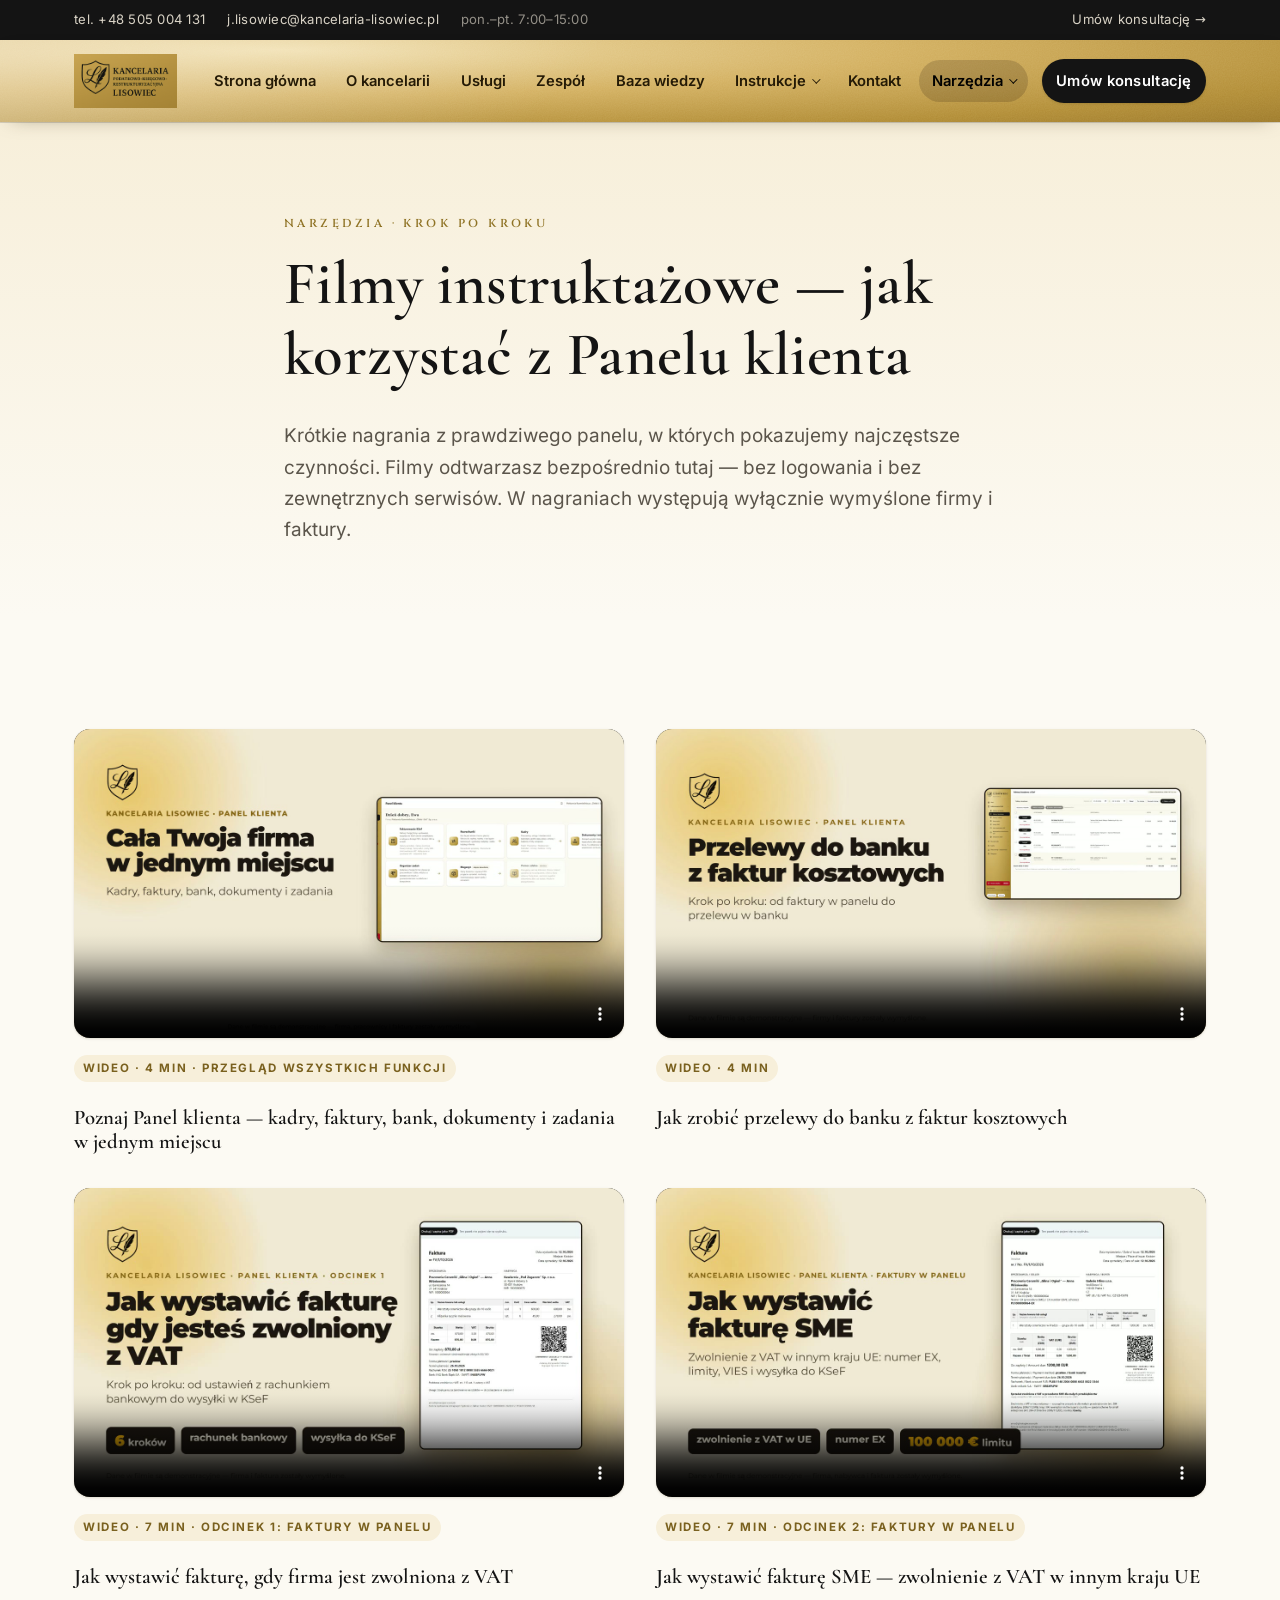
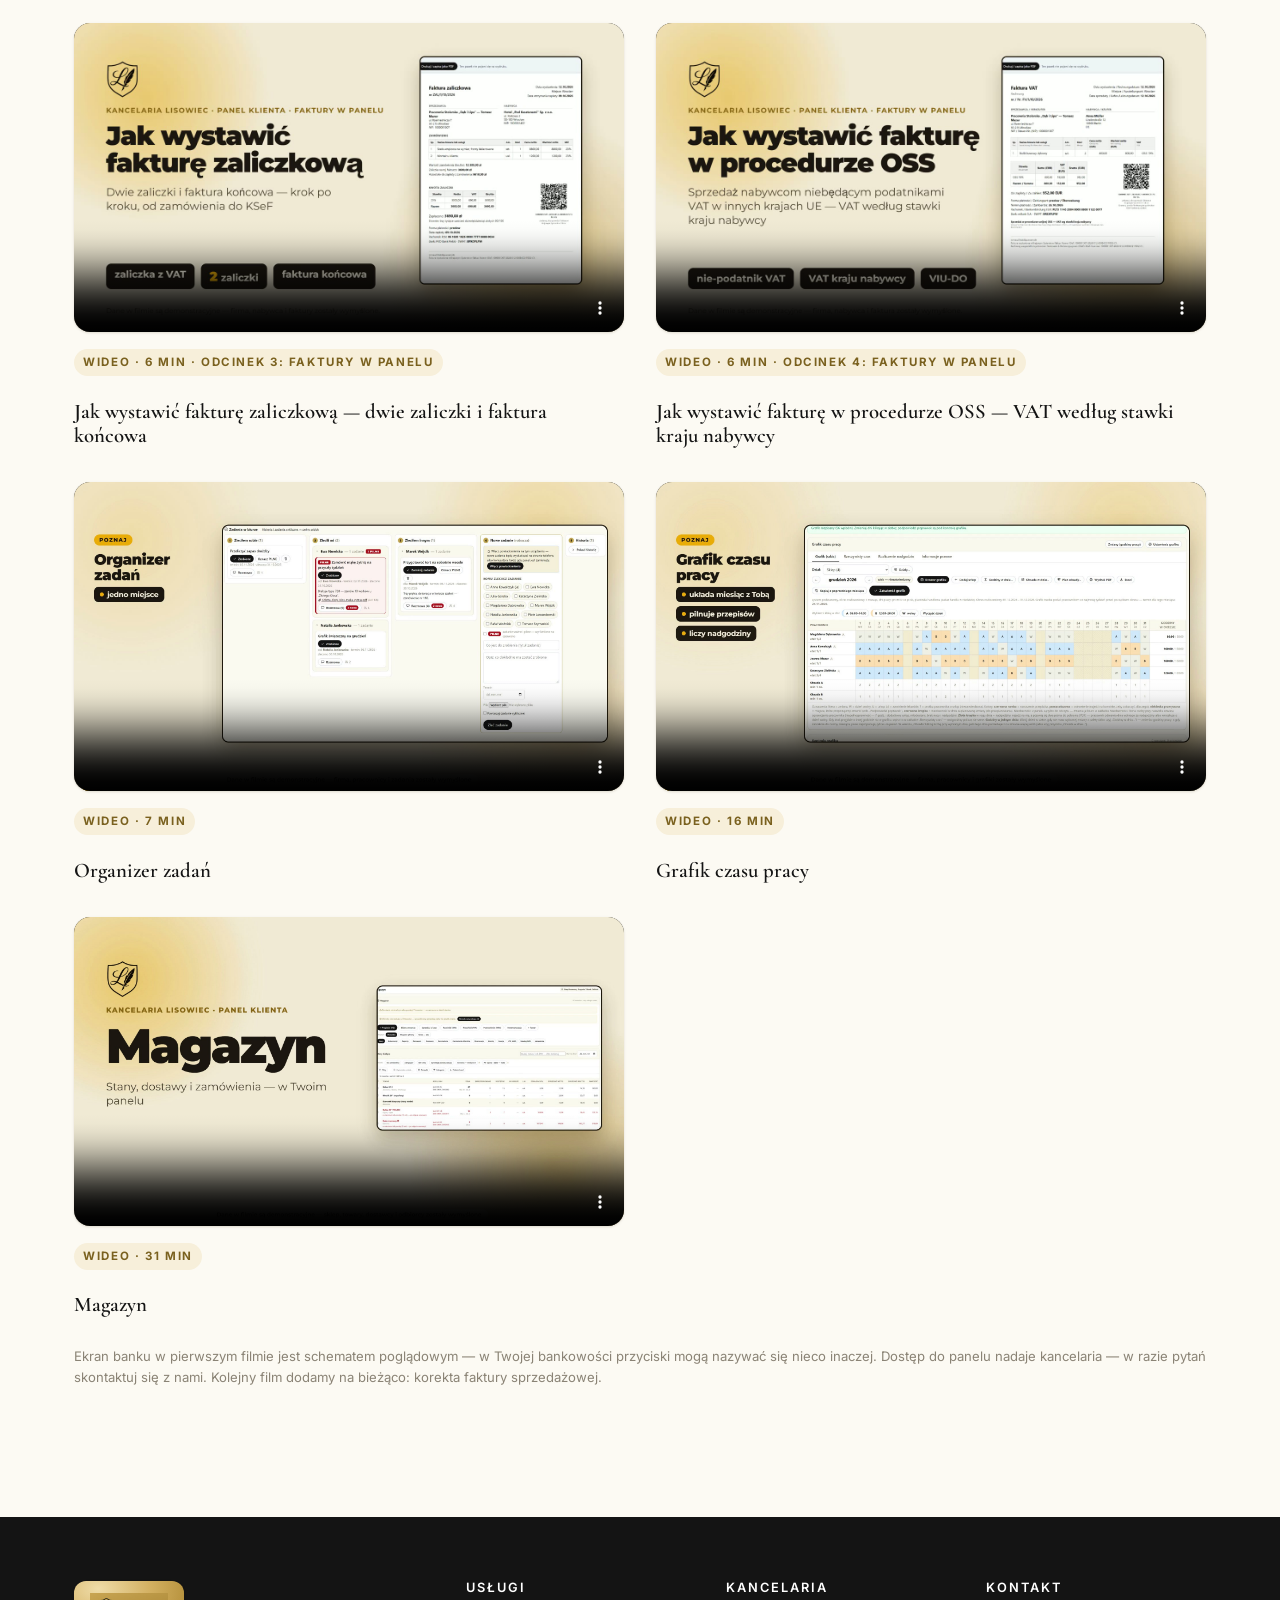
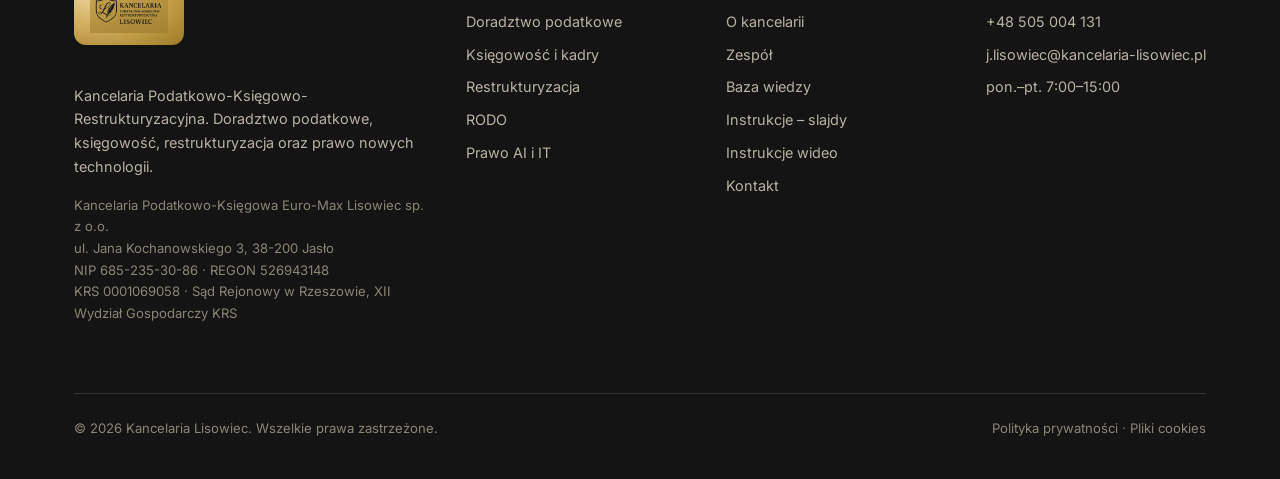
<file: filmy-instruktazowe.html>
<!DOCTYPE html>
<html lang="pl">
<head>
<meta charset="UTF-8">
<meta name="viewport" content="width=device-width, initial-scale=1">
<title>Filmy instruktażowe – jak korzystać z Panelu klienta</title>
<meta name="description" content="Filmy instruktażowe Kancelarii Lisowiec: krok po kroku, jak korzystać z Panelu klienta — na przykład jak zrobić przelewy do banku z faktur kosztowych. Odtwarzanie bez logowania.">
<meta name="theme-color" content="#B0902F">
<link rel="canonical" href="https://kancelarialisowiec.pl/filmy-instruktazowe.html">
<meta property="og:type" content="website">
<meta property="og:site_name" content="Kancelaria Lisowiec">
<meta property="og:locale" content="pl_PL">
<meta property="og:title" content="Filmy instruktażowe – jak korzystać z Panelu klienta">
<meta property="og:description" content="Filmy instruktażowe Kancelarii Lisowiec: krok po kroku, jak korzystać z Panelu klienta — na przykład jak zrobić przelewy do banku z faktur kosztowych. Odtwarzanie bez logowania.">
<meta property="og:url" content="https://kancelarialisowiec.pl/filmy-instruktazowe.html">
<meta property="og:image" content="https://kancelarialisowiec.pl/assets/video/przelewy-do-banku-z-faktur-kosztowych-v2.jpg">
<meta name="twitter:card" content="summary_large_image">
<meta name="twitter:title" content="Filmy instruktażowe – jak korzystać z Panelu klienta">
<meta name="twitter:description" content="Filmy instruktażowe Kancelarii Lisowiec: krok po kroku, jak korzystać z Panelu klienta — na przykład jak zrobić przelewy do banku z faktur kosztowych. Odtwarzanie bez logowania.">
<meta name="twitter:image" content="https://kancelarialisowiec.pl/assets/video/przelewy-do-banku-z-faktur-kosztowych-v2.jpg">
  <link rel="preload" href="assets/fonts/inter-400-latin.woff2" as="font" type="font/woff2" crossorigin>
  <link rel="preload" href="assets/fonts/cormorant-garamond-600-latin.woff2" as="font" type="font/woff2" crossorigin>
  <link rel="stylesheet" href="assets/czcionki.css">
<link rel="icon" type="image/png" href="assets/logo.png">
<link rel="stylesheet" href="assets/style.css">
</head>
<body>
<a class="skiplink" href="#main">Przejdź do treści</a>

<div class="topbar">
  <div class="container">
    <div class="topbar__meta">
      <a href="tel:+48505004131">tel. +48 505 004 131</a>
      <a href="mailto:j.lisowiec@kancelaria-lisowiec.pl">j.lisowiec@kancelaria-lisowiec.pl</a>
      <span>pon.–pt. 7:00–15:00</span>
    </div>
    <div class="topbar__meta"><a href="kontakt.html">Umów konsultację →</a></div>
  </div>
</div>

<header class="site-header">
  <div class="container">
    <a class="brand" href="index.html" aria-label="Strona główna — Kancelaria Podatkowo-Księgowo-Restrukturyzacyjna Lisowiec">
      <img class="brand__logo" src="assets/logo.png" alt="Kancelaria Podatkowo-Księgowo-Restrukturyzacyjna Lisowiec" width="1024" height="527">
    </a>
    <button class="nav-toggle" aria-label="Menu" aria-expanded="false" aria-controls="menu">
      <svg width="22" height="22" viewBox="0 0 24 24" fill="none" stroke="currentColor" stroke-width="2"><path d="M3 6h18M3 12h18M3 18h18"/></svg>
    </button>
    <nav class="nav" id="menu">
      <a href="index.html">Strona główna</a>
      <a href="o-kancelarii.html">O kancelarii</a>
      <a href="uslugi.html">Usługi</a>
      <a href="zespol.html">Zespół</a>
      <a href="baza-wiedzy.html">Baza wiedzy</a>
      <div class="nav__dd">
        <button type="button" class="nav__dd-btn" aria-expanded="false">Instrukcje</button>
        <div class="nav__dd-menu">
          <a href="instrukcje-slajdy.html">Instrukcje – slajdy</a>
          <a href="baza-instrukcji.html">Instrukcje wideo</a>
        </div>
      </div>
      <a href="kontakt.html">Kontakt</a>
      <div class="nav__dd">
        <button type="button" class="nav__dd-btn nav__dd-btn--active" aria-expanded="false">Narzędzia</button>
        <div class="nav__dd-menu">
          <a href="nieobecnosci-urlopy.html">Panel klienta</a>
          <a href="filmy-instruktazowe.html" aria-current="page">Filmy instruktażowe</a>
        </div>
      </div>
      <a class="btn btn--primary nav__cta" href="kontakt.html">Umów konsultację</a>
    </nav>
  </div>
</header>
<main id="main">

<section class="page-hero">
  <div class="container narrow">
    <p class="eyebrow">Narzędzia · krok po kroku</p>
    <h1>Filmy instruktażowe — jak korzystać z Panelu klienta</h1>
    <p class="lead">Krótkie nagrania z prawdziwego panelu, w których pokazujemy najczęstsze czynności. Filmy odtwarzasz bezpośrednio tutaj — bez logowania i bez zewnętrznych serwisów. W nagraniach występują wyłącznie wymyślone firmy i faktury.</p>
  </div>
</section>

<section class="section">
  <div class="container">

    <div class="instr-siatka">
      <article class="instr" id="przeglad-panelu">
        <div class="instr__media">
          <video controls preload="none" playsinline poster="assets/video/panel-klienta-przeglad-v2.jpg">
            <source src="assets/video/panel-klienta-przeglad.mp4" type="video/mp4">
            Twoja przeglądarka nie odtwarza tego wideo. <a href="assets/video/panel-klienta-przeglad.mp4">Pobierz plik MP4</a>.
          </video>
        </div>
        <div class="instr__body">
          <span class="article-card__tag">Wideo · 4 min · przegląd wszystkich funkcji</span>
          <h2>Poznaj Panel klienta — kadry, faktury, bank, dokumenty i zadania w jednym miejscu</h2>
        </div>
      </article>

      <article class="instr" id="przelewy-do-banku">
        <div class="instr__media">
          <video controls preload="none" playsinline poster="assets/video/przelewy-do-banku-z-faktur-kosztowych-v2.jpg">
            <source src="assets/video/przelewy-do-banku-z-faktur-kosztowych.mp4" type="video/mp4">
            Twoja przeglądarka nie odtwarza tego wideo. <a href="assets/video/przelewy-do-banku-z-faktur-kosztowych.mp4">Pobierz plik MP4</a>.
          </video>
        </div>
        <div class="instr__body">
          <span class="article-card__tag">Wideo · 4 min</span>
          <h2>Jak zrobić przelewy do banku z faktur kosztowych</h2>
        </div>
      </article>

      <article class="instr" id="faktura-zwolniony-vat">
        <div class="instr__media">
          <video controls preload="none" playsinline poster="assets/video/faktura-zwolniony-vat.jpg">
            <source src="assets/video/faktura-zwolniony-vat.mp4" type="video/mp4">
            Twoja przeglądarka nie odtwarza tego wideo. <a href="assets/video/faktura-zwolniony-vat.mp4">Pobierz plik MP4</a>.
          </video>
        </div>
        <div class="instr__body">
          <span class="article-card__tag">Wideo · 7 min · odcinek 1: faktury w panelu</span>
          <h2>Jak wystawić fakturę, gdy firma jest zwolniona z VAT</h2>
        </div>
      </article>

      <article class="instr" id="faktura-sme">
        <div class="instr__media">
          <video controls preload="none" playsinline poster="assets/video/faktura-sme.jpg">
            <source src="assets/video/faktura-sme.mp4" type="video/mp4">
            Twoja przeglądarka nie odtwarza tego wideo. <a href="assets/video/faktura-sme.mp4">Pobierz plik MP4</a>.
          </video>
        </div>
        <div class="instr__body">
          <span class="article-card__tag">Wideo · 7 min · odcinek 2: faktury w panelu</span>
          <h2>Jak wystawić fakturę SME — zwolnienie z VAT w innym kraju UE</h2>
        </div>
      </article>

      <article class="instr" id="faktura-zaliczkowa">
        <div class="instr__media">
          <video controls preload="none" playsinline poster="assets/video/faktura-zaliczkowa.jpg">
            <source src="assets/video/faktura-zaliczkowa.mp4" type="video/mp4">
            Twoja przeglądarka nie odtwarza tego wideo. <a href="assets/video/faktura-zaliczkowa.mp4">Pobierz plik MP4</a>.
          </video>
        </div>
        <div class="instr__body">
          <span class="article-card__tag">Wideo · 6 min · odcinek 3: faktury w panelu</span>
          <h2>Jak wystawić fakturę zaliczkową — dwie zaliczki i faktura końcowa</h2>
        </div>
      </article>

      <article class="instr" id="faktura-oss">
        <div class="instr__media">
          <video controls preload="none" playsinline poster="assets/video/faktura-oss.jpg">
            <source src="assets/video/faktura-oss.mp4" type="video/mp4">
            Twoja przeglądarka nie odtwarza tego wideo. <a href="assets/video/faktura-oss.mp4">Pobierz plik MP4</a>.
          </video>
        </div>
        <div class="instr__body">
          <span class="article-card__tag">Wideo · 6 min · odcinek 4: faktury w panelu</span>
          <h2>Jak wystawić fakturę w procedurze OSS — VAT według stawki kraju nabywcy</h2>
        </div>
      </article>

      <article class="instr" id="organizer-zadan">
        <div class="instr__media">
          <video controls preload="none" playsinline poster="assets/video/organizer-zadan-plakat.jpg">
            <source src="assets/video/organizer-zadan.mp4" type="video/mp4">
            Twoja przeglądarka nie odtwarza tego wideo. <a href="assets/video/organizer-zadan.mp4">Pobierz plik MP4</a>.
          </video>
        </div>
        <div class="instr__body">
          <span class="article-card__tag">Wideo · 7 min</span>
          <h2>Organizer zadań</h2>
        </div>
      </article>

      <article class="instr" id="grafik-czasu-pracy">
        <div class="instr__media">
          <video controls preload="none" playsinline poster="assets/video/grafik-czasu-pracy-plakat.jpg">
            <source src="assets/video/grafik-czasu-pracy.mp4" type="video/mp4">
            Twoja przeglądarka nie odtwarza tego wideo. <a href="assets/video/grafik-czasu-pracy.mp4">Pobierz plik MP4</a>.
          </video>
        </div>
        <div class="instr__body">
          <span class="article-card__tag">Wideo · 16 min</span>
          <h2>Grafik czasu pracy</h2>
        </div>
      </article>

      <article class="instr" id="magazyn">
        <div class="instr__media">
          <video controls preload="none" playsinline poster="assets/video/magazyn-plakat-v2.jpg">
            <source src="assets/video/magazyn.mp4" type="video/mp4">
            Twoja przeglądarka nie odtwarza tego wideo. <a href="assets/video/magazyn.mp4">Pobierz plik MP4</a>.
          </video>
        </div>
        <div class="instr__body">
          <span class="article-card__tag">Wideo · 31 min</span>
          <h2>Magazyn</h2>
        </div>
      </article>
    </div>

    <p class="form__note" style="margin-top:28px">Ekran banku w pierwszym filmie jest schematem poglądowym — w Twojej bankowości przyciski mogą nazywać się nieco inaczej. Dostęp do panelu nadaje kancelaria — w razie pytań <a href="kontakt.html">skontaktuj się z nami</a>. Kolejny film dodamy na bieżąco: korekta faktury sprzedażowej.</p>
  </div>
</section>

</main>

<footer class="site-footer">
  <div class="container">
    <div class="footer-grid">
      <div>
        <p><span class="footer-logo"><img src="assets/logo.png" alt="Kancelaria Podatkowo-Księgowo-Restrukturyzacyjna Lisowiec" width="1024" height="527"></span></p>
        <p>Kancelaria Podatkowo-Księgowo-Restrukturyzacyjna. Doradztwo podatkowe, księgowość, restrukturyzacja oraz prawo nowych technologii.</p>
        <p style="font-size:.82rem;color:#8b8577">Kancelaria Podatkowo-Księgowa Euro-Max Lisowiec sp. z o.o.<br>ul. Jana Kochanowskiego 3, 38-200 Jasło<br>NIP 685-235-30-86 · REGON 526943148<br>KRS 0001069058 · Sąd Rejonowy w Rzeszowie, XII Wydział Gospodarczy KRS</p>
      </div>
      <div><h4>Usługi</h4><ul>
        <li><a href="uslugi.html#doradztwo-podatkowe">Doradztwo podatkowe</a></li>
        <li><a href="uslugi.html#ksiegowosc">Księgowość i kadry</a></li>
        <li><a href="uslugi.html#restrukturyzacja">Restrukturyzacja</a></li>
        <li><a href="uslugi.html#rodo">RODO</a></li>
        <li><a href="uslugi.html#ai-it">Prawo AI i IT</a></li>
      </ul></div>
      <div><h4>Kancelaria</h4><ul>
        <li><a href="o-kancelarii.html">O kancelarii</a></li>
        <li><a href="zespol.html">Zespół</a></li>
        <li><a href="baza-wiedzy.html">Baza wiedzy</a></li>
        <li><a href="instrukcje-slajdy.html">Instrukcje – slajdy</a></li>
        <li><a href="baza-instrukcji.html">Instrukcje wideo</a></li>
        <li><a href="kontakt.html">Kontakt</a></li>
      </ul></div>
      <div><h4>Kontakt</h4><ul>
        <li><a href="tel:+48505004131">+48 505 004 131</a></li>
        <li><a href="mailto:j.lisowiec@kancelaria-lisowiec.pl">j.lisowiec@kancelaria-lisowiec.pl</a></li>
        <li>pon.–pt. 7:00–15:00</li>
      </ul></div>
    </div>
    <div class="footer-bottom">
      <span>© <span data-year>2026</span> Kancelaria Lisowiec. Wszelkie prawa zastrzeżone.</span>
      <span><a href="polityka-prywatnosci.html">Polityka prywatności</a> · <a href="polityka-prywatnosci.html#cookies">Pliki cookies</a></span>
    </div>
  </div>
</footer>

<script src="assets/script.js"></script>
</body>
</html>
</file>
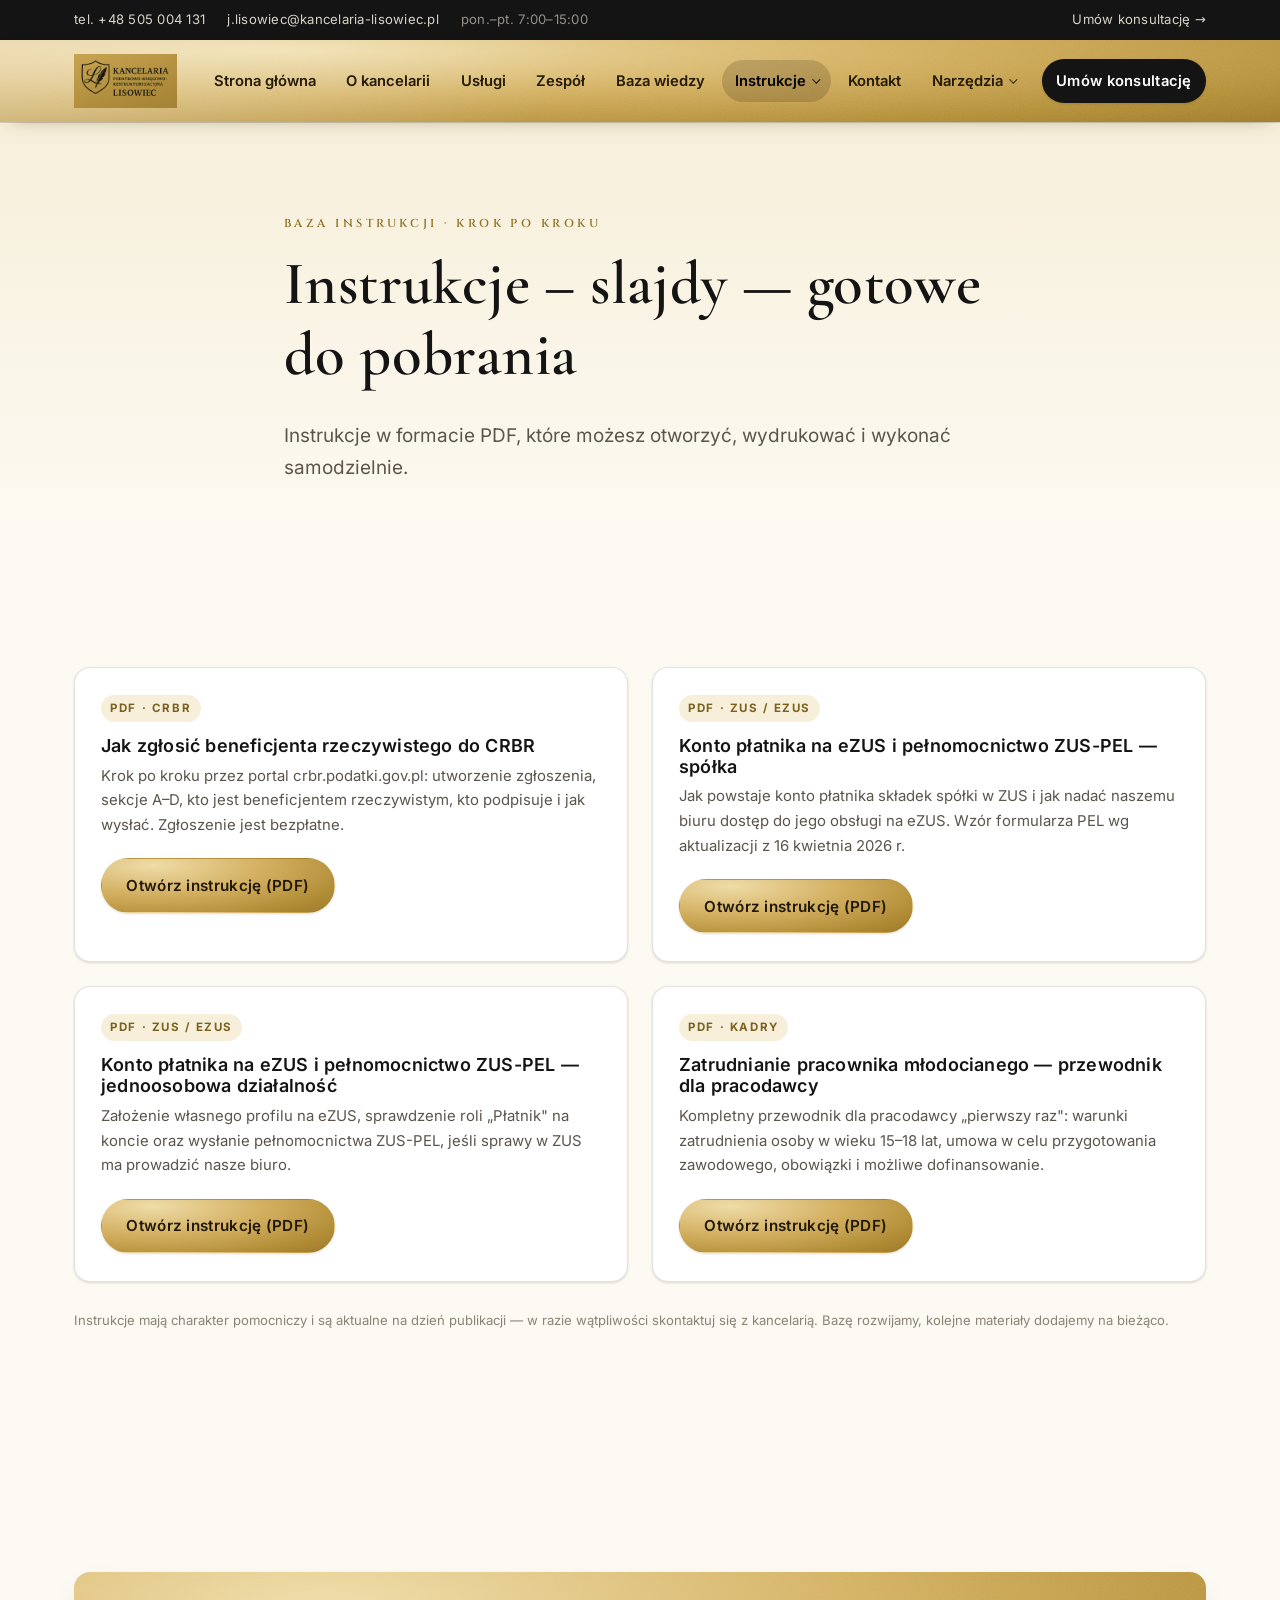
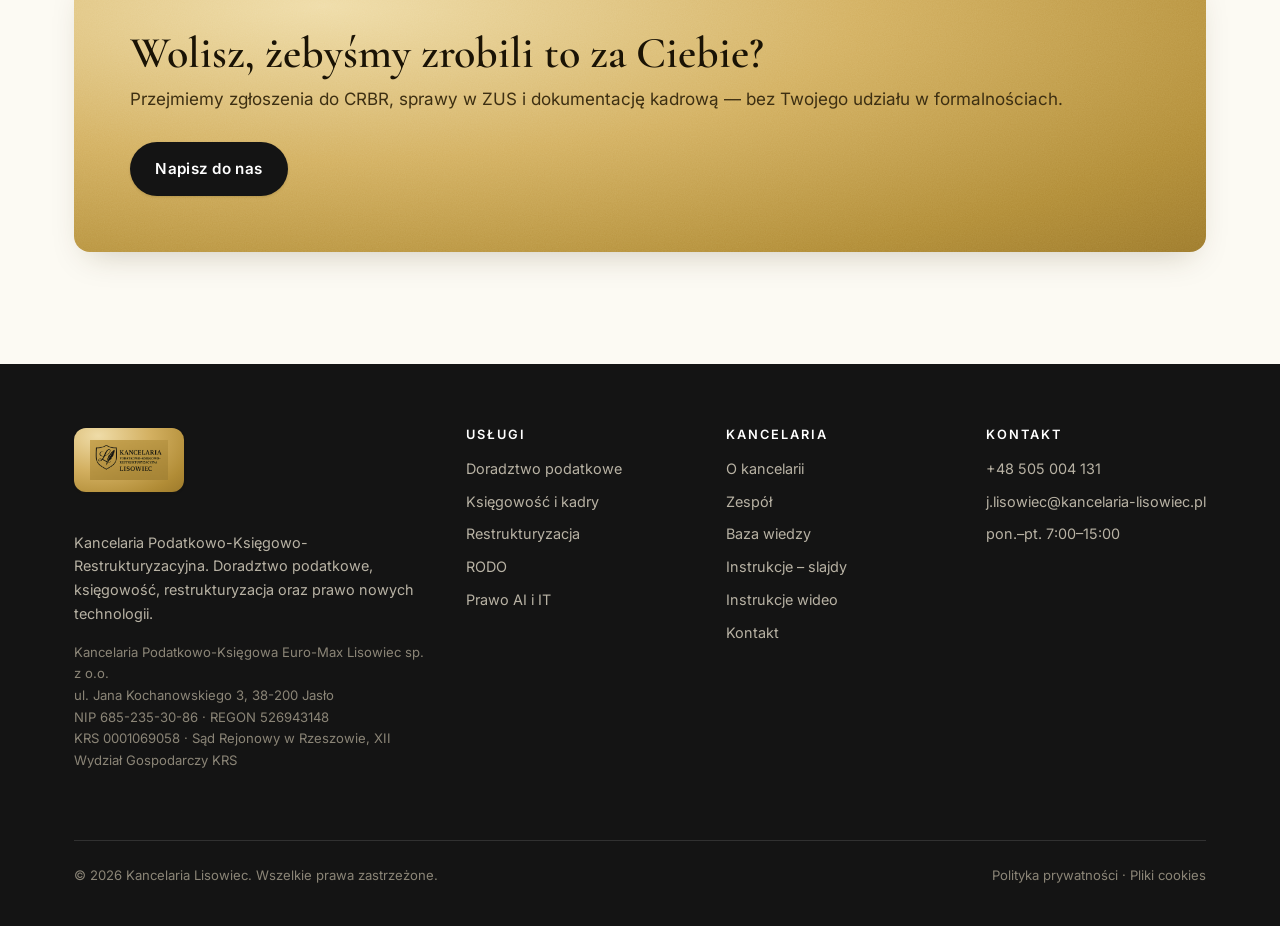
<file: instrukcje-slajdy.html>
<!DOCTYPE html>
<html lang="pl">
<head>
<meta charset="UTF-8">
<meta name="viewport" content="width=device-width, initial-scale=1">
<title>Instrukcje – slajdy – CRBR, ZUS/eZUS, pracownik młodociany</title>
<meta name="description" content="Instrukcje PDF krok po kroku: zgłoszenie beneficjenta rzeczywistego do CRBR, konto płatnika i pełnomocnictwo ZUS-PEL (spółka i JDG), zatrudnienie pracownika młodocianego.">
<meta name="theme-color" content="#B0902F">
<link rel="canonical" href="https://kancelarialisowiec.pl/instrukcje-slajdy.html">
<meta property="og:type" content="website">
<meta property="og:site_name" content="Kancelaria Lisowiec">
<meta property="og:locale" content="pl_PL">
<meta property="og:title" content="Instrukcje – slajdy – CRBR, ZUS/eZUS, pracownik młodociany">
<meta property="og:description" content="Instrukcje PDF krok po kroku: zgłoszenie beneficjenta rzeczywistego do CRBR, konto płatnika i pełnomocnictwo ZUS-PEL (spółka i JDG), zatrudnienie pracownika młodocianego.">
<meta property="og:url" content="https://kancelarialisowiec.pl/instrukcje-slajdy.html">
<meta property="og:image" content="https://kancelarialisowiec.pl/assets/logo.png">
<meta name="twitter:card" content="summary_large_image">
<meta name="twitter:title" content="Instrukcje – slajdy – CRBR, ZUS/eZUS, pracownik młodociany">
<meta name="twitter:description" content="Instrukcje PDF krok po kroku: zgłoszenie beneficjenta rzeczywistego do CRBR, konto płatnika i pełnomocnictwo ZUS-PEL (spółka i JDG), zatrudnienie pracownika młodocianego.">
<meta name="twitter:image" content="https://kancelarialisowiec.pl/assets/logo.png">
  <link rel="preload" href="assets/fonts/inter-400-latin.woff2" as="font" type="font/woff2" crossorigin>
  <link rel="preload" href="assets/fonts/cormorant-garamond-600-latin.woff2" as="font" type="font/woff2" crossorigin>
  <link rel="stylesheet" href="assets/czcionki.css">
<link rel="icon" type="image/png" href="assets/logo.png">
<link rel="stylesheet" href="assets/style.css">
</head>
<body>
<a class="skiplink" href="#main">Przejdź do treści</a>

<div class="topbar">
  <div class="container">
    <div class="topbar__meta">
      <a href="tel:+48505004131">tel. +48 505 004 131</a>
      <a href="mailto:j.lisowiec@kancelaria-lisowiec.pl">j.lisowiec@kancelaria-lisowiec.pl</a>
      <span>pon.–pt. 7:00–15:00</span>
    </div>
    <div class="topbar__meta"><a href="kontakt.html">Umów konsultację →</a></div>
  </div>
</div>

<header class="site-header">
  <div class="container">
    <a class="brand" href="index.html" aria-label="Strona główna — Kancelaria Podatkowo-Księgowo-Restrukturyzacyjna Lisowiec">
      <img class="brand__logo" src="assets/logo.png" alt="Kancelaria Podatkowo-Księgowo-Restrukturyzacyjna Lisowiec" width="1024" height="527">
    </a>
    <button class="nav-toggle" aria-label="Menu" aria-expanded="false" aria-controls="menu">
      <svg width="22" height="22" viewBox="0 0 24 24" fill="none" stroke="currentColor" stroke-width="2"><path d="M3 6h18M3 12h18M3 18h18"/></svg>
    </button>
    <nav class="nav" id="menu">
      <a href="index.html">Strona główna</a>
      <a href="o-kancelarii.html">O kancelarii</a>
      <a href="uslugi.html">Usługi</a>
      <a href="zespol.html">Zespół</a>
      <a href="baza-wiedzy.html">Baza wiedzy</a>
      <div class="nav__dd">
        <button type="button" class="nav__dd-btn nav__dd-btn--active" aria-expanded="false">Instrukcje</button>
        <div class="nav__dd-menu">
          <a href="instrukcje-slajdy.html" aria-current="page">Instrukcje – slajdy</a>
          <a href="baza-instrukcji.html">Instrukcje wideo</a>
        </div>
      </div>
      <a href="kontakt.html">Kontakt</a>
      <div class="nav__dd">
        <button type="button" class="nav__dd-btn" aria-expanded="false">Narzędzia</button>
        <div class="nav__dd-menu">
          <a href="nieobecnosci-urlopy.html">Panel klienta</a>
          <a href="filmy-instruktazowe.html">Filmy instruktażowe</a>
        </div>
      </div>
      <a class="btn btn--primary nav__cta" href="kontakt.html">Umów konsultację</a>
    </nav>
  </div>
</header>

<main id="main">

<section class="page-hero">
  <div class="container narrow">
    <p class="eyebrow">Baza instrukcji · krok po kroku</p>
    <h1>Instrukcje – slajdy — gotowe do pobrania</h1>
    <p class="lead">Instrukcje w formacie PDF, które możesz otworzyć, wydrukować i wykonać samodzielnie.</p>
  </div>
</section>

<section class="section">
  <div class="container">
    <div class="grid grid--2">

      <article class="article-card">
        <div class="article-card__body">
          <span class="article-card__tag">PDF · CRBR</span>
          <h3>Jak zgłosić beneficjenta rzeczywistego do CRBR</h3>
          <p>Krok po kroku przez portal crbr.podatki.gov.pl: utworzenie zgłoszenia, sekcje A–D, kto jest beneficjentem rzeczywistym, kto podpisuje i jak wysłać. Zgłoszenie jest bezpłatne.</p>
          <a class="btn btn--gold" href="assets/instrukcje/crbr-zgloszenie-beneficjenta.pdf" target="_blank" rel="noopener" style="margin-top:6px">Otwórz instrukcję (PDF)</a>
        </div>
      </article>

      <article class="article-card">
        <div class="article-card__body">
          <span class="article-card__tag">PDF · ZUS / eZUS</span>
          <h3>Konto płatnika na eZUS i pełnomocnictwo ZUS-PEL — spółka</h3>
          <p>Jak powstaje konto płatnika składek spółki w ZUS i jak nadać naszemu biuru dostęp do jego obsługi na eZUS. Wzór formularza PEL wg aktualizacji z 16 kwietnia 2026 r.</p>
          <a class="btn btn--gold" href="assets/instrukcje/ezus-zus-pel-spolka.pdf" target="_blank" rel="noopener" style="margin-top:6px">Otwórz instrukcję (PDF)</a>
        </div>
      </article>

      <article class="article-card">
        <div class="article-card__body">
          <span class="article-card__tag">PDF · ZUS / eZUS</span>
          <h3>Konto płatnika na eZUS i pełnomocnictwo ZUS-PEL — jednoosobowa działalność</h3>
          <p>Założenie własnego profilu na eZUS, sprawdzenie roli „Płatnik" na koncie oraz wysłanie pełnomocnictwa ZUS-PEL, jeśli sprawy w ZUS ma prowadzić nasze biuro.</p>
          <a class="btn btn--gold" href="assets/instrukcje/ezus-zus-pel-jdg.pdf" target="_blank" rel="noopener" style="margin-top:6px">Otwórz instrukcję (PDF)</a>
        </div>
      </article>

      <article class="article-card">
        <div class="article-card__body">
          <span class="article-card__tag">PDF · Kadry</span>
          <h3>Zatrudnianie pracownika młodocianego — przewodnik dla pracodawcy</h3>
          <p>Kompletny przewodnik dla pracodawcy „pierwszy raz": warunki zatrudnienia osoby w wieku 15–18 lat, umowa w celu przygotowania zawodowego, obowiązki i możliwe dofinansowanie.</p>
          <a class="btn btn--gold" href="assets/instrukcje/zatrudnienie-mlodocianego.pdf" target="_blank" rel="noopener" style="margin-top:6px">Otwórz instrukcję (PDF)</a>
        </div>
      </article>

    </div>

    <p class="form__note" style="margin-top:28px">Instrukcje mają charakter pomocniczy i są aktualne na dzień publikacji — w razie wątpliwości <a href="kontakt.html">skontaktuj się z kancelarią</a>. Bazę rozwijamy, kolejne materiały dodajemy na bieżąco.</p>
  </div>
</section>

<section class="section">
  <div class="container">
    <div class="cta-band">
      <div><h2>Wolisz, żebyśmy zrobili to za Ciebie?</h2><p>Przejmiemy zgłoszenia do CRBR, sprawy w ZUS i dokumentację kadrową — bez Twojego udziału w formalnościach.</p></div>
      <a class="btn btn--primary" href="kontakt.html">Napisz do nas</a>
    </div>
  </div>
</section>

</main>

<footer class="site-footer">
  <div class="container">
    <div class="footer-grid">
      <div>
        <p><span class="footer-logo"><img src="assets/logo.png" alt="Kancelaria Podatkowo-Księgowo-Restrukturyzacyjna Lisowiec" width="1024" height="527"></span></p>
        <p>Kancelaria Podatkowo-Księgowo-Restrukturyzacyjna. Doradztwo podatkowe, księgowość, restrukturyzacja oraz prawo nowych technologii.</p>
        <p style="font-size:.82rem;color:#8b8577">Kancelaria Podatkowo-Księgowa Euro-Max Lisowiec sp. z o.o.<br>ul. Jana Kochanowskiego 3, 38-200 Jasło<br>NIP 685-235-30-86 · REGON 526943148<br>KRS 0001069058 · Sąd Rejonowy w Rzeszowie, XII Wydział Gospodarczy KRS</p>
      </div>
      <div><h4>Usługi</h4><ul>
        <li><a href="uslugi.html#doradztwo-podatkowe">Doradztwo podatkowe</a></li>
        <li><a href="uslugi.html#ksiegowosc">Księgowość i kadry</a></li>
        <li><a href="uslugi.html#restrukturyzacja">Restrukturyzacja</a></li>
        <li><a href="uslugi.html#rodo">RODO</a></li>
        <li><a href="uslugi.html#ai-it">Prawo AI i IT</a></li>
      </ul></div>
      <div><h4>Kancelaria</h4><ul>
        <li><a href="o-kancelarii.html">O kancelarii</a></li>
        <li><a href="zespol.html">Zespół</a></li>
        <li><a href="baza-wiedzy.html">Baza wiedzy</a></li>
        <li><a href="instrukcje-slajdy.html">Instrukcje – slajdy</a></li>
        <li><a href="baza-instrukcji.html">Instrukcje wideo</a></li>
        <li><a href="kontakt.html">Kontakt</a></li>
      </ul></div>
      <div><h4>Kontakt</h4><ul>
        <li><a href="tel:+48505004131">+48 505 004 131</a></li>
        <li><a href="mailto:j.lisowiec@kancelaria-lisowiec.pl">j.lisowiec@kancelaria-lisowiec.pl</a></li>
        <li>pon.–pt. 7:00–15:00</li>
      </ul></div>
    </div>
    <div class="footer-bottom">
      <span>© <span data-year>2026</span> Kancelaria Lisowiec. Wszelkie prawa zastrzeżone.</span>
      <span><a href="polityka-prywatnosci.html">Polityka prywatności</a> · <a href="polityka-prywatnosci.html#cookies">Pliki cookies</a></span>
    </div>
  </div>
</footer>

<script src="assets/script.js"></script>
</body>
</html>
</file>
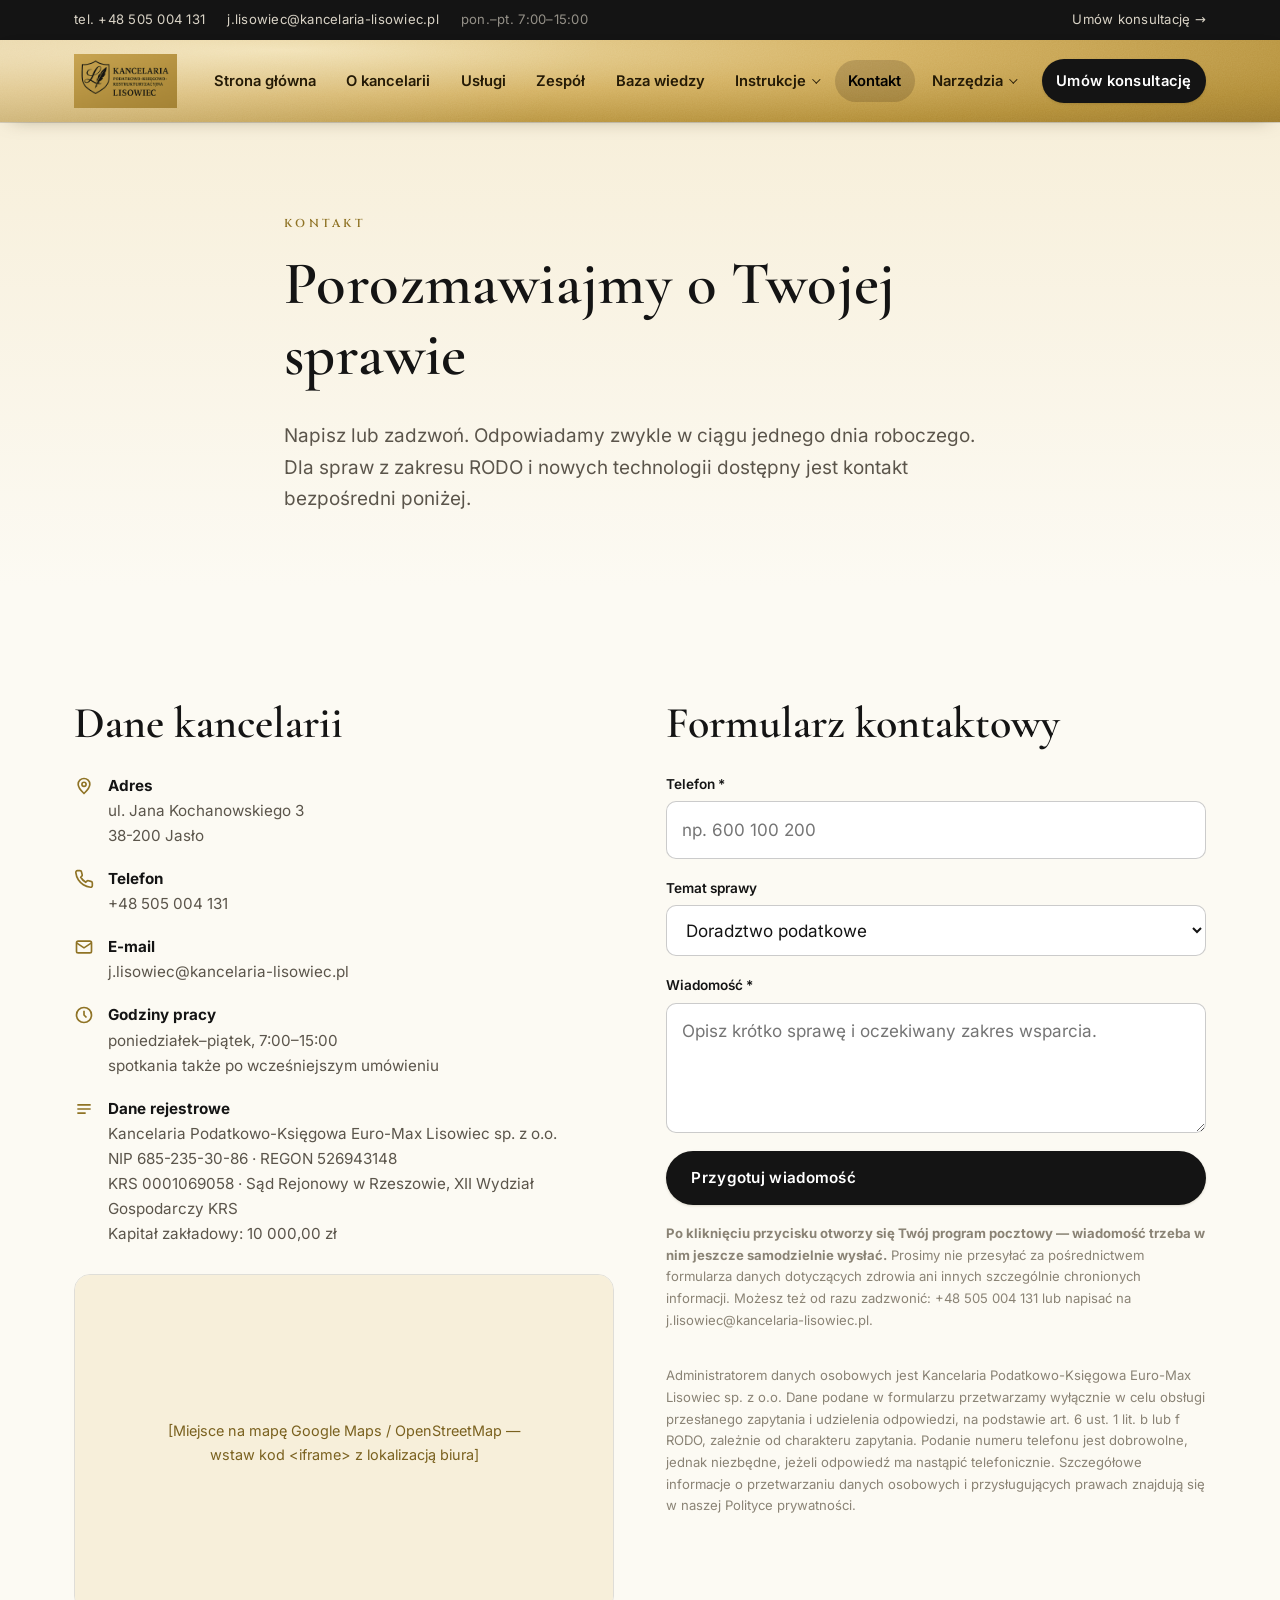
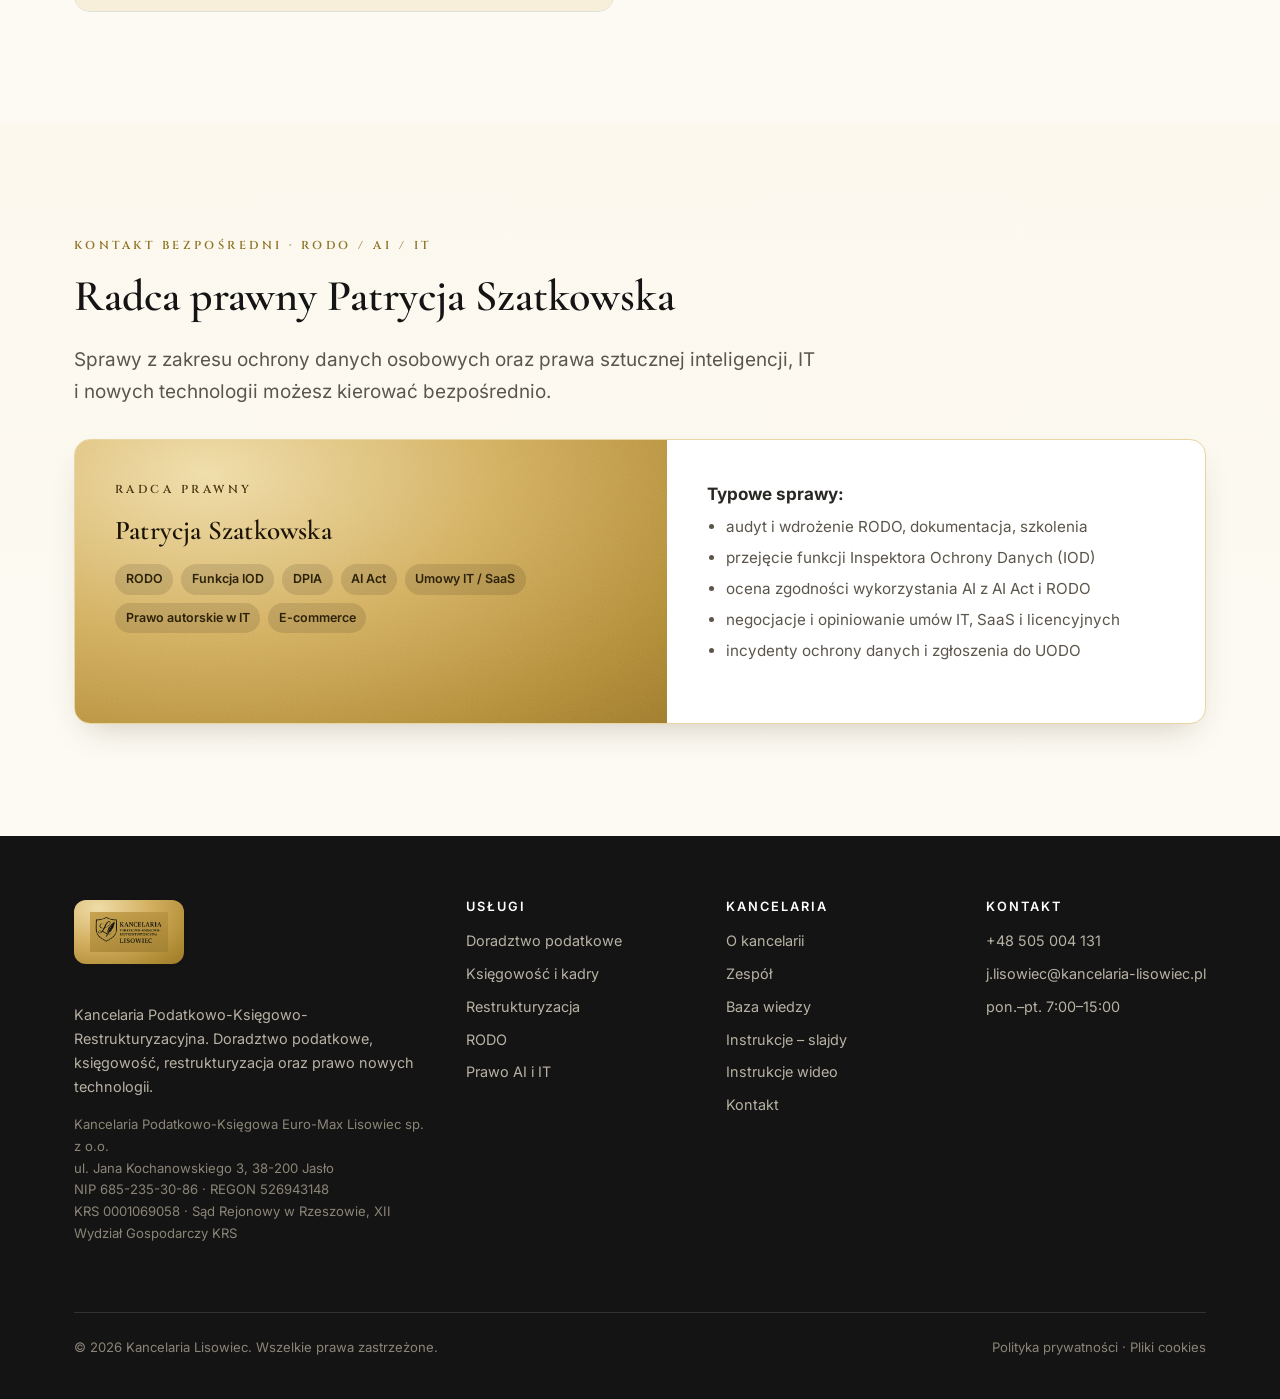
<file: kontakt.html>
<!DOCTYPE html>
<html lang="pl">
<head>
<meta charset="UTF-8">
<meta name="viewport" content="width=device-width, initial-scale=1">
<title>Kontakt – Kancelaria Lisowiec, Jasło</title>
<meta name="description" content="Kancelaria Lisowiec, ul. Jana Kochanowskiego 3, 38-200 Jasło. Tel. +48 505 004 131, e-mail j.lisowiec@kancelaria-lisowiec.pl. Napisz lub umów konsultację.">
<meta name="theme-color" content="#B0902F">
<link rel="canonical" href="https://kancelarialisowiec.pl/kontakt.html">
<meta property="og:type" content="website">
<meta property="og:site_name" content="Kancelaria Lisowiec">
<meta property="og:locale" content="pl_PL">
<meta property="og:title" content="Kontakt – Kancelaria Lisowiec, Jasło">
<meta property="og:description" content="Kancelaria Lisowiec, ul. Jana Kochanowskiego 3, 38-200 Jasło. Tel. +48 505 004 131, e-mail j.lisowiec@kancelaria-lisowiec.pl. Napisz lub umów konsultację.">
<meta property="og:url" content="https://kancelarialisowiec.pl/kontakt.html">
<meta property="og:image" content="https://kancelarialisowiec.pl/assets/logo.png">
<meta name="twitter:card" content="summary_large_image">
<meta name="twitter:title" content="Kontakt – Kancelaria Lisowiec, Jasło">
<meta name="twitter:description" content="Kancelaria Lisowiec, ul. Jana Kochanowskiego 3, 38-200 Jasło. Tel. +48 505 004 131, e-mail j.lisowiec@kancelaria-lisowiec.pl. Napisz lub umów konsultację.">
<meta name="twitter:image" content="https://kancelarialisowiec.pl/assets/logo.png">
  <link rel="preload" href="assets/fonts/inter-400-latin.woff2" as="font" type="font/woff2" crossorigin>
  <link rel="preload" href="assets/fonts/cormorant-garamond-600-latin.woff2" as="font" type="font/woff2" crossorigin>
  <link rel="stylesheet" href="assets/czcionki.css">
<link rel="icon" type="image/png" href="assets/logo.png">
<link rel="stylesheet" href="assets/style.css">
</head>
<body>
<a class="skiplink" href="#main">Przejdź do treści</a>

<div class="topbar">
  <div class="container">
    <div class="topbar__meta">
      <a href="tel:+48505004131">tel. +48 505 004 131</a>
      <a href="mailto:j.lisowiec@kancelaria-lisowiec.pl">j.lisowiec@kancelaria-lisowiec.pl</a>
      <span>pon.–pt. 7:00–15:00</span>
    </div>
    <div class="topbar__meta"><a href="kontakt.html">Umów konsultację →</a></div>
  </div>
</div>

<header class="site-header">
  <div class="container">
    <a class="brand" href="index.html" aria-label="Strona główna — Kancelaria Podatkowo-Księgowo-Restrukturyzacyjna Lisowiec">
      <img class="brand__logo" src="assets/logo.png" alt="Kancelaria Podatkowo-Księgowo-Restrukturyzacyjna Lisowiec" width="1024" height="527">
    </a>
    <button class="nav-toggle" aria-label="Menu" aria-expanded="false" aria-controls="menu">
      <svg width="22" height="22" viewBox="0 0 24 24" fill="none" stroke="currentColor" stroke-width="2"><path d="M3 6h18M3 12h18M3 18h18"/></svg>
    </button>
    <nav class="nav" id="menu">
      <a href="index.html">Strona główna</a>
      <a href="o-kancelarii.html">O kancelarii</a>
      <a href="uslugi.html">Usługi</a>
      <a href="zespol.html">Zespół</a>
      <a href="baza-wiedzy.html">Baza wiedzy</a>
      <div class="nav__dd">
        <button type="button" class="nav__dd-btn" aria-expanded="false">Instrukcje</button>
        <div class="nav__dd-menu">
          <a href="instrukcje-slajdy.html">Instrukcje – slajdy</a>
          <a href="baza-instrukcji.html">Instrukcje wideo</a>
        </div>
      </div>
      <a href="kontakt.html" aria-current="page">Kontakt</a>
      <div class="nav__dd">
        <button type="button" class="nav__dd-btn" aria-expanded="false">Narzędzia</button>
        <div class="nav__dd-menu">
          <a href="nieobecnosci-urlopy.html">Panel klienta</a>
          <a href="filmy-instruktazowe.html">Filmy instruktażowe</a>
        </div>
      </div>
      <a class="btn btn--primary nav__cta" href="kontakt.html">Umów konsultację</a>
    </nav>
  </div>
</header>

<main id="main">

<section class="page-hero">
  <div class="container narrow">
    <p class="eyebrow">Kontakt</p>
    <h1>Porozmawiajmy o Twojej sprawie</h1>
    <p class="lead">Napisz lub zadzwoń. Odpowiadamy zwykle w ciągu jednego dnia roboczego. Dla spraw z zakresu RODO i nowych technologii dostępny jest kontakt bezpośredni poniżej.</p>
  </div>
</section>

<section class="section">
  <div class="container">
    <div class="grid grid--2" style="gap:52px;align-items:start">

      <div>
        <h2>Dane kancelarii</h2>
        <ul class="info-list" style="margin-top:24px">
          <li>
            <svg viewBox="0 0 24 24" fill="none" stroke="currentColor" stroke-width="2"><path d="M12 21s-7-6.3-7-11a7 7 0 0 1 14 0c0 4.7-7 11-7 11z"/><circle cx="12" cy="10" r="2.5"/></svg>
            <span><b>Adres</b>ul. Jana Kochanowskiego 3<br>38-200 Jasło</span>
          </li>
          <li>
            <svg viewBox="0 0 24 24" fill="none" stroke="currentColor" stroke-width="2"><path d="M22 16.9v3a2 2 0 0 1-2.2 2 19.8 19.8 0 0 1-8.6-3 19.5 19.5 0 0 1-6-6 19.8 19.8 0 0 1-3-8.6A2 2 0 0 1 4.1 2h3a2 2 0 0 1 2 1.7c.1 1 .4 1.9.7 2.8a2 2 0 0 1-.5 2.1L8.1 9.9a16 16 0 0 0 6 6l1.3-1.3a2 2 0 0 1 2.1-.5c.9.3 1.8.6 2.8.7a2 2 0 0 1 1.7 2z"/></svg>
            <span><b>Telefon</b><a href="tel:+48505004131">+48 505 004 131</a></span>
          </li>
          <li>
            <svg viewBox="0 0 24 24" fill="none" stroke="currentColor" stroke-width="2"><rect x="3" y="5" width="18" height="14" rx="2"/><path d="m3 7 9 6 9-6"/></svg>
            <span><b>E-mail</b><a href="mailto:j.lisowiec@kancelaria-lisowiec.pl">j.lisowiec@kancelaria-lisowiec.pl</a></span>
          </li>
          <li>
            <svg viewBox="0 0 24 24" fill="none" stroke="currentColor" stroke-width="2"><circle cx="12" cy="12" r="9"/><path d="M12 7v5l3 3"/></svg>
            <span><b>Godziny pracy</b>poniedziałek–piątek, 7:00–15:00<br>spotkania także po wcześniejszym umówieniu</span>
          </li>
          <li>
            <svg viewBox="0 0 24 24" fill="none" stroke="currentColor" stroke-width="2"><path d="M4 7h16M4 12h16M4 17h10"/></svg>
            <span><b>Dane rejestrowe</b>Kancelaria Podatkowo-Księgowa Euro-Max Lisowiec sp. z o.o.<br>NIP 685-235-30-86 · REGON 526943148<br>KRS 0001069058 · Sąd Rejonowy w Rzeszowie, XII Wydział Gospodarczy KRS<br>Kapitał zakładowy: 10 000,00 zł</span>
          </li>
        </ul>

        <div style="margin-top:28px;border:1px solid var(--line);border-radius:var(--radius);overflow:hidden">
          <div style="aspect-ratio:16/10;background:var(--gold-100);display:flex;align-items:center;justify-content:center;color:var(--gold-800);font-size:.9rem;text-align:center;padding:20px">
            [Miejsce na mapę Google Maps / OpenStreetMap —<br>wstaw kod &lt;iframe&gt; z lokalizacją biura]
          </div>
        </div>
      </div>

      <div>
        <h2>Formularz kontaktowy</h2>
        <form class="form" data-mailto="j.lisowiec@kancelaria-lisowiec.pl" style="margin-top:24px" aria-label="Formularz kontaktowy">
          <div class="field">
            <label for="c-phone">Telefon *</label>
            <input id="c-phone" name="phone" type="tel" required autocomplete="tel" placeholder="np. 600 100 200">
          </div>
          <div class="field">
            <label for="c-topic">Temat sprawy</label>
            <select id="c-topic" name="topic">
              <option>Doradztwo podatkowe</option>
              <option>Obsługa księgowa / kadry i płace</option>
              <option>Restrukturyzacja / upadłość</option>
              <option>RODO / ochrona danych</option>
              <option>Prawo AI, IT i nowych technologii</option>
              <option>Bieżąca obsługa firmy</option>
              <option>Inne</option>
            </select>
          </div>
          <div class="field">
            <label for="c-msg">Wiadomość *</label>
            <textarea id="c-msg" name="message" required placeholder="Opisz krótko sprawę i oczekiwany zakres wsparcia."></textarea>
          </div>
          <button class="btn btn--primary" type="submit">Przygotuj wiadomość</button>
          <p class="form__note"><b>Po kliknięciu przycisku otworzy się Twój program pocztowy — wiadomość trzeba w nim jeszcze samodzielnie wysłać.</b> Prosimy nie przesyłać za pośrednictwem formularza danych dotyczących zdrowia ani innych szczególnie chronionych informacji. Możesz też od razu zadzwonić: <a href="tel:+48505004131">+48 505 004 131</a> lub napisać na <a href="mailto:j.lisowiec@kancelaria-lisowiec.pl">j.lisowiec@kancelaria-lisowiec.pl</a>.</p>
          <p class="form__note">Administratorem danych osobowych jest Kancelaria Podatkowo-Księgowa Euro-Max Lisowiec sp. z o.o. Dane podane w formularzu przetwarzamy wyłącznie w celu obsługi przesłanego zapytania i udzielenia odpowiedzi, na podstawie art. 6 ust. 1 lit. b lub f RODO, zależnie od charakteru zapytania. Podanie numeru telefonu jest dobrowolne, jednak niezbędne, jeżeli odpowiedź ma nastąpić telefonicznie. Szczegółowe informacje o przetwarzaniu danych osobowych i przysługujących prawach znajdują się w naszej <a href="polityka-prywatnosci.html">Polityce prywatności</a>.</p>
        </form>
      </div>

    </div>
  </div>
</section>

<!-- ===== PATRYCJA SZATKOWSKA ===== -->
<section class="section section--tint" id="patrycja-szatkowska">
  <div class="container">
    <p class="eyebrow">Kontakt bezpośredni · RODO / AI / IT</p>
    <h2>Radca prawny Patrycja Szatkowska</h2>
    <p class="lead" style="margin-bottom:32px">Sprawy z zakresu ochrony danych osobowych oraz prawa sztucznej inteligencji, IT i nowych technologii możesz kierować bezpośrednio.</p>

    <div class="spec-card">
      <div class="spec-card__aside">
        <p class="eyebrow">Radca prawny</p>
        <h3>Patrycja Szatkowska</h3>
        <div class="spec-card__tags">
          <span>RODO</span><span>Funkcja IOD</span><span>DPIA</span><span>AI Act</span>
          <span>Umowy IT / SaaS</span><span>Prawo autorskie w IT</span><span>E-commerce</span>
        </div>
      </div>
      <div class="spec-card__main">
        <p style="margin:0 0 6px"><b>Typowe sprawy:</b></p>
        <ul>
          <li>audyt i wdrożenie RODO, dokumentacja, szkolenia</li>
          <li>przejęcie funkcji Inspektora Ochrony Danych (IOD)</li>
          <li>ocena zgodności wykorzystania AI z AI Act i RODO</li>
          <li>negocjacje i opiniowanie umów IT, SaaS i licencyjnych</li>
          <li>incydenty ochrony danych i zgłoszenia do UODO</li>
        </ul>
      </div>
    </div>
  </div>
</section>

</main>

<footer class="site-footer">
  <div class="container">
    <div class="footer-grid">
      <div>
        <p><span class="footer-logo"><img src="assets/logo.png" alt="Kancelaria Podatkowo-Księgowo-Restrukturyzacyjna Lisowiec" width="1024" height="527"></span></p>
        <p>Kancelaria Podatkowo-Księgowo-Restrukturyzacyjna. Doradztwo podatkowe, księgowość, restrukturyzacja oraz prawo nowych technologii.</p>
        <p style="font-size:.82rem;color:#8b8577">Kancelaria Podatkowo-Księgowa Euro-Max Lisowiec sp. z o.o.<br>ul. Jana Kochanowskiego 3, 38-200 Jasło<br>NIP 685-235-30-86 · REGON 526943148<br>KRS 0001069058 · Sąd Rejonowy w Rzeszowie, XII Wydział Gospodarczy KRS</p>
      </div>
      <div><h4>Usługi</h4><ul>
        <li><a href="uslugi.html#doradztwo-podatkowe">Doradztwo podatkowe</a></li>
        <li><a href="uslugi.html#ksiegowosc">Księgowość i kadry</a></li>
        <li><a href="uslugi.html#restrukturyzacja">Restrukturyzacja</a></li>
        <li><a href="uslugi.html#rodo">RODO</a></li>
        <li><a href="uslugi.html#ai-it">Prawo AI i IT</a></li>
      </ul></div>
      <div><h4>Kancelaria</h4><ul>
        <li><a href="o-kancelarii.html">O kancelarii</a></li>
        <li><a href="zespol.html">Zespół</a></li>
        <li><a href="baza-wiedzy.html">Baza wiedzy</a></li>
        <li><a href="instrukcje-slajdy.html">Instrukcje – slajdy</a></li>
        <li><a href="baza-instrukcji.html">Instrukcje wideo</a></li>
        <li><a href="kontakt.html">Kontakt</a></li>
      </ul></div>
      <div><h4>Kontakt</h4><ul>
        <li><a href="tel:+48505004131">+48 505 004 131</a></li>
        <li><a href="mailto:j.lisowiec@kancelaria-lisowiec.pl">j.lisowiec@kancelaria-lisowiec.pl</a></li>
        <li>pon.–pt. 7:00–15:00</li>
      </ul></div>
    </div>
    <div class="footer-bottom">
      <span>© <span data-year>2026</span> Kancelaria Lisowiec. Wszelkie prawa zastrzeżone.</span>
      <span><a href="polityka-prywatnosci.html">Polityka prywatności</a> · <a href="polityka-prywatnosci.html#cookies">Pliki cookies</a></span>
    </div>
  </div>
</footer>

<script src="assets/script.js"></script>
</body>
</html>
</file>
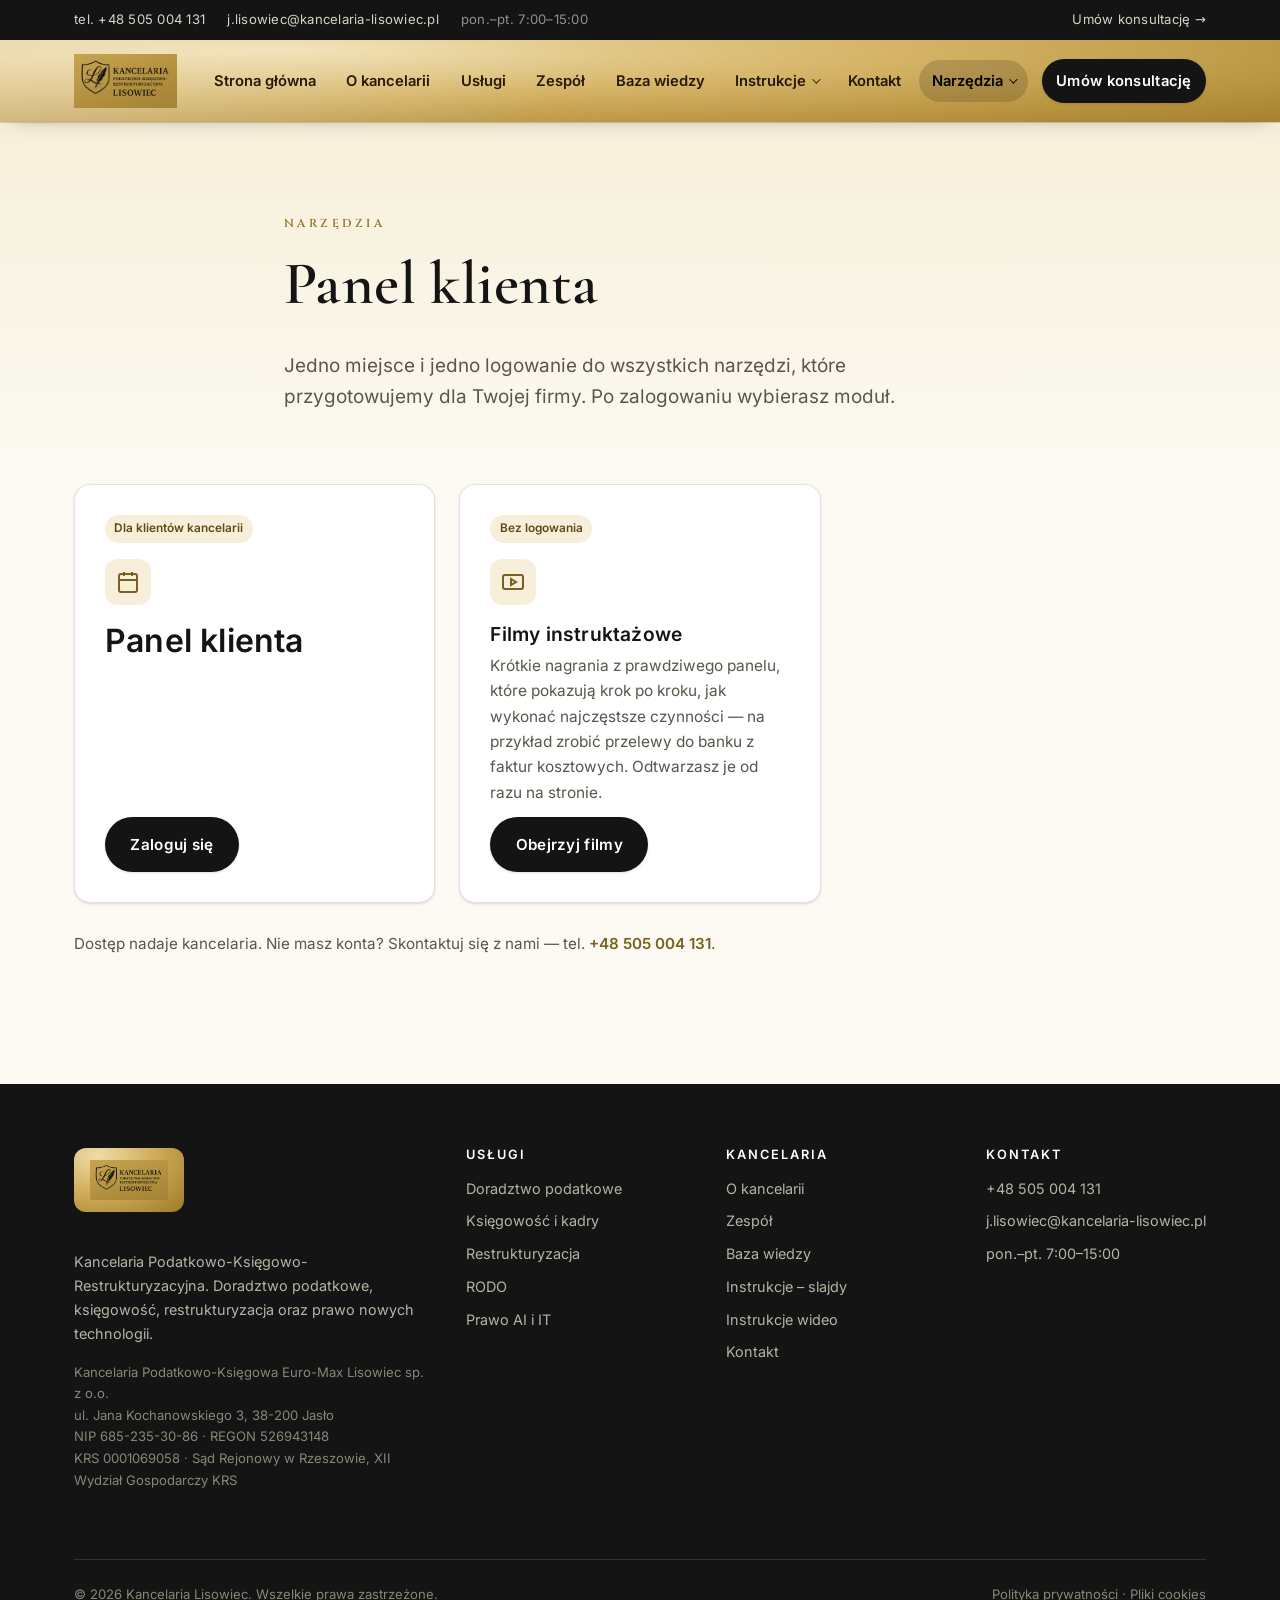
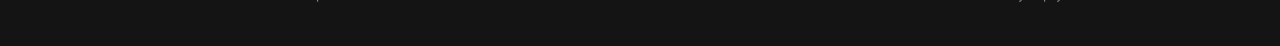
<file: nieobecnosci-urlopy.html>
<!DOCTYPE html>
<html lang="pl">
<head>
<meta charset="UTF-8">
<meta name="viewport" content="width=device-width, initial-scale=1">
<title>Panel klienta – Kancelaria Lisowiec, Jasło</title>
<meta name="description" content="Panel klienta Kancelarii Lisowiec — jedno logowanie do wszystkich narzędzi online: kadry (urlopy, nieobecności, dokumenty pracownicze) oraz fakturowanie w KSeF.">
<meta name="theme-color" content="#B0902F">
<link rel="canonical" href="https://kancelarialisowiec.pl/nieobecnosci-urlopy.html">
<meta property="og:type" content="website">
<meta property="og:site_name" content="Kancelaria Lisowiec">
<meta property="og:locale" content="pl_PL">
<meta property="og:title" content="Panel klienta – Kancelaria Lisowiec, Jasło">
<meta property="og:description" content="Panel klienta Kancelarii Lisowiec — jedno logowanie do wszystkich narzędzi online: kadry (urlopy, nieobecności, dokumenty pracownicze) oraz fakturowanie w KSeF.">
<meta property="og:url" content="https://kancelarialisowiec.pl/nieobecnosci-urlopy.html">
<meta property="og:image" content="https://kancelarialisowiec.pl/assets/logo.png">
<meta name="twitter:card" content="summary_large_image">
<meta name="twitter:title" content="Panel klienta – Kancelaria Lisowiec, Jasło">
<meta name="twitter:description" content="Panel klienta Kancelarii Lisowiec — jedno logowanie do wszystkich narzędzi online: kadry (urlopy, nieobecności, dokumenty pracownicze) oraz fakturowanie w KSeF.">
<meta name="twitter:image" content="https://kancelarialisowiec.pl/assets/logo.png">
  <link rel="preload" href="assets/fonts/inter-400-latin.woff2" as="font" type="font/woff2" crossorigin>
  <link rel="preload" href="assets/fonts/cormorant-garamond-600-latin.woff2" as="font" type="font/woff2" crossorigin>
  <link rel="stylesheet" href="assets/czcionki.css">
<link rel="icon" type="image/png" href="assets/logo.png">
<link rel="stylesheet" href="assets/style.css">
</head>
<body>
<a class="skiplink" href="#main">Przejdź do treści</a>

<div class="topbar">
  <div class="container">
    <div class="topbar__meta">
      <a href="tel:+48505004131">tel. +48 505 004 131</a>
      <a href="mailto:j.lisowiec@kancelaria-lisowiec.pl">j.lisowiec@kancelaria-lisowiec.pl</a>
      <span>pon.–pt. 7:00–15:00</span>
    </div>
    <div class="topbar__meta"><a href="kontakt.html">Umów konsultację →</a></div>
  </div>
</div>

<header class="site-header">
  <div class="container">
    <a class="brand" href="index.html" aria-label="Strona główna — Kancelaria Podatkowo-Księgowo-Restrukturyzacyjna Lisowiec">
      <img class="brand__logo" src="assets/logo.png" alt="Kancelaria Podatkowo-Księgowo-Restrukturyzacyjna Lisowiec" width="1024" height="527">
    </a>
    <button class="nav-toggle" aria-label="Menu" aria-expanded="false" aria-controls="menu">
      <svg width="22" height="22" viewBox="0 0 24 24" fill="none" stroke="currentColor" stroke-width="2"><path d="M3 6h18M3 12h18M3 18h18"/></svg>
    </button>
    <nav class="nav" id="menu">
      <a href="index.html">Strona główna</a>
      <a href="o-kancelarii.html">O kancelarii</a>
      <a href="uslugi.html">Usługi</a>
      <a href="zespol.html">Zespół</a>
      <a href="baza-wiedzy.html">Baza wiedzy</a>
      <div class="nav__dd">
        <button type="button" class="nav__dd-btn" aria-expanded="false">Instrukcje</button>
        <div class="nav__dd-menu">
          <a href="instrukcje-slajdy.html">Instrukcje – slajdy</a>
          <a href="baza-instrukcji.html">Instrukcje wideo</a>
        </div>
      </div>
      <a href="kontakt.html">Kontakt</a>
      <div class="nav__dd">
        <button type="button" class="nav__dd-btn nav__dd-btn--active" aria-expanded="false">Narzędzia</button>
        <div class="nav__dd-menu">
          <a href="nieobecnosci-urlopy.html" aria-current="page">Panel klienta</a>
          <a href="filmy-instruktazowe.html">Filmy instruktażowe</a>
        </div>
      </div>
      <a class="btn btn--primary nav__cta" href="kontakt.html">Umów konsultację</a>
    </nav>
  </div>
</header>
<main id="main">

<section class="page-hero">
  <div class="container narrow">
    <p class="eyebrow">Narzędzia</p>
    <h1>Panel klienta</h1>
    <p class="lead">Jedno miejsce i jedno logowanie do wszystkich narzędzi, które przygotowujemy dla Twojej firmy. Po zalogowaniu wybierasz moduł.</p>
  </div>
</section>

<section class="section" style="padding-top:0">
  <div class="container">
    <div class="grid grid--3">
      <article class="card tool-card">
        <div class="tool-card__badges"><span>Dla klientów kancelarii</span></div>
        <div class="card__icon"><svg viewBox="0 0 24 24" fill="none" stroke="currentColor" stroke-width="2"><rect x="3" y="4" width="18" height="18" rx="2"/><path d="M16 2v4M8 2v4M3 10h18M8 14h.01M12 14h.01M16 14h.01M8 18h.01M12 18h.01"/></svg></div>
        <h3 style="font-size:2rem;line-height:1.15">Panel klienta</h3>
        <a class="btn btn--primary tool-card__btn" href="https://panel.kancelarialisowiec.pl" target="_blank" rel="noopener">Zaloguj się</a>
      </article>
      <article class="card tool-card">
        <div class="tool-card__badges"><span>Bez logowania</span></div>
        <div class="card__icon"><svg viewBox="0 0 24 24" fill="none" stroke="currentColor" stroke-width="2"><rect x="2" y="5" width="20" height="14" rx="2"/><path d="M10 9l5 3-5 3z"/></svg></div>
        <h3>Filmy instruktażowe</h3>
        <p>Krótkie nagrania z prawdziwego panelu, które pokazują krok po kroku, jak wykonać najczęstsze czynności — na przykład zrobić przelewy do banku z faktur kosztowych. Odtwarzasz je od razu na stronie.</p>
        <a class="btn btn--primary tool-card__btn" href="filmy-instruktazowe.html">Obejrzyj filmy</a>
      </article>
    </div>
    <p class="tool-note">Dostęp nadaje kancelaria. Nie masz konta? Skontaktuj się z nami — tel. <a href="tel:+48505004131">+48 505 004 131</a>.</p>
  </div>
</section>

</main>

<footer class="site-footer">
  <div class="container">
    <div class="footer-grid">
      <div>
        <p><span class="footer-logo"><img src="assets/logo.png" alt="Kancelaria Podatkowo-Księgowo-Restrukturyzacyjna Lisowiec" width="1024" height="527"></span></p>
        <p>Kancelaria Podatkowo-Księgowo-Restrukturyzacyjna. Doradztwo podatkowe, księgowość, restrukturyzacja oraz prawo nowych technologii.</p>
        <p style="font-size:.82rem;color:#8b8577">Kancelaria Podatkowo-Księgowa Euro-Max Lisowiec sp. z o.o.<br>ul. Jana Kochanowskiego 3, 38-200 Jasło<br>NIP 685-235-30-86 · REGON 526943148<br>KRS 0001069058 · Sąd Rejonowy w Rzeszowie, XII Wydział Gospodarczy KRS</p>
      </div>
      <div><h4>Usługi</h4><ul>
        <li><a href="uslugi.html#doradztwo-podatkowe">Doradztwo podatkowe</a></li>
        <li><a href="uslugi.html#ksiegowosc">Księgowość i kadry</a></li>
        <li><a href="uslugi.html#restrukturyzacja">Restrukturyzacja</a></li>
        <li><a href="uslugi.html#rodo">RODO</a></li>
        <li><a href="uslugi.html#ai-it">Prawo AI i IT</a></li>
      </ul></div>
      <div><h4>Kancelaria</h4><ul>
        <li><a href="o-kancelarii.html">O kancelarii</a></li>
        <li><a href="zespol.html">Zespół</a></li>
        <li><a href="baza-wiedzy.html">Baza wiedzy</a></li>
        <li><a href="instrukcje-slajdy.html">Instrukcje – slajdy</a></li>
        <li><a href="baza-instrukcji.html">Instrukcje wideo</a></li>
        <li><a href="kontakt.html">Kontakt</a></li>
      </ul></div>
      <div><h4>Kontakt</h4><ul>
        <li><a href="tel:+48505004131">+48 505 004 131</a></li>
        <li><a href="mailto:j.lisowiec@kancelaria-lisowiec.pl">j.lisowiec@kancelaria-lisowiec.pl</a></li>
        <li>pon.–pt. 7:00–15:00</li>
      </ul></div>
    </div>
    <div class="footer-bottom">
      <span>© <span data-year>2026</span> Kancelaria Lisowiec. Wszelkie prawa zastrzeżone.</span>
      <span><a href="polityka-prywatnosci.html">Polityka prywatności</a> · <a href="polityka-prywatnosci.html#cookies">Pliki cookies</a></span>
    </div>
  </div>
</footer>

<script src="assets/script.js"></script>
</body>
</html>
</file>
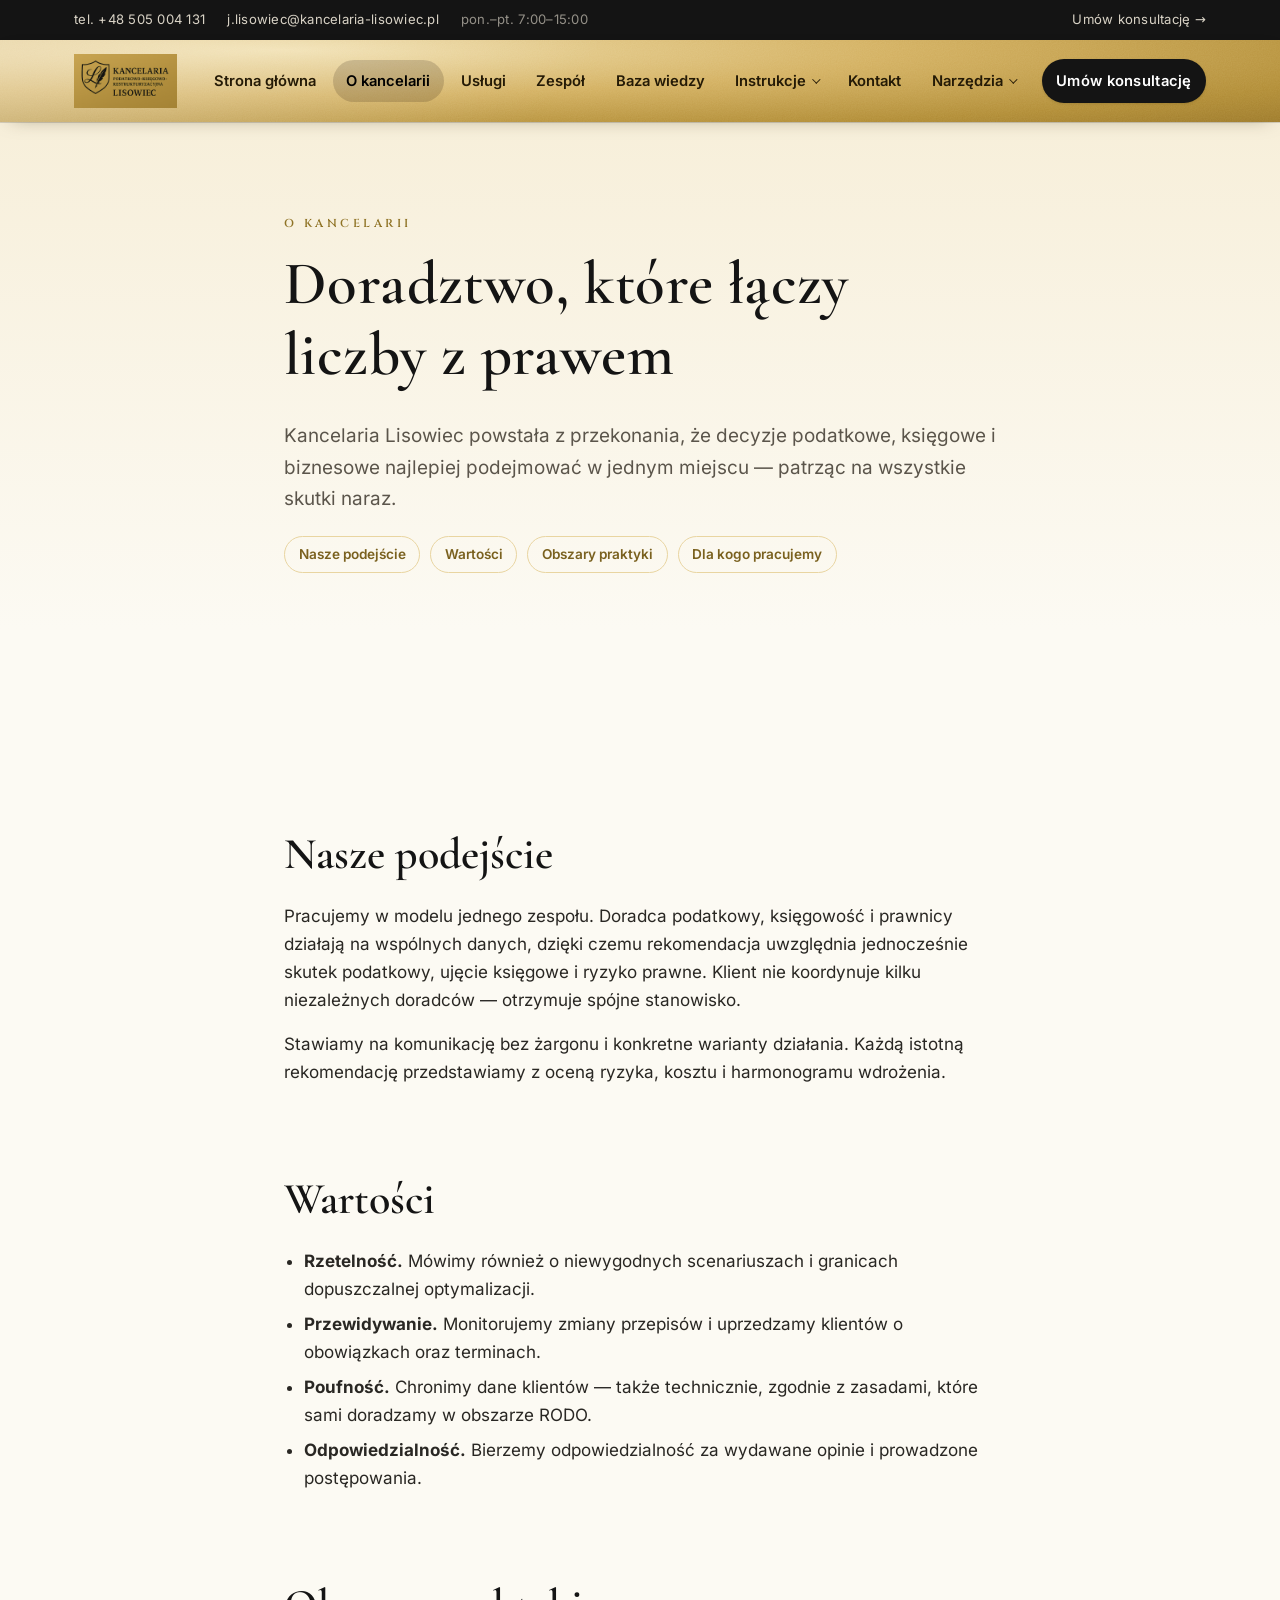
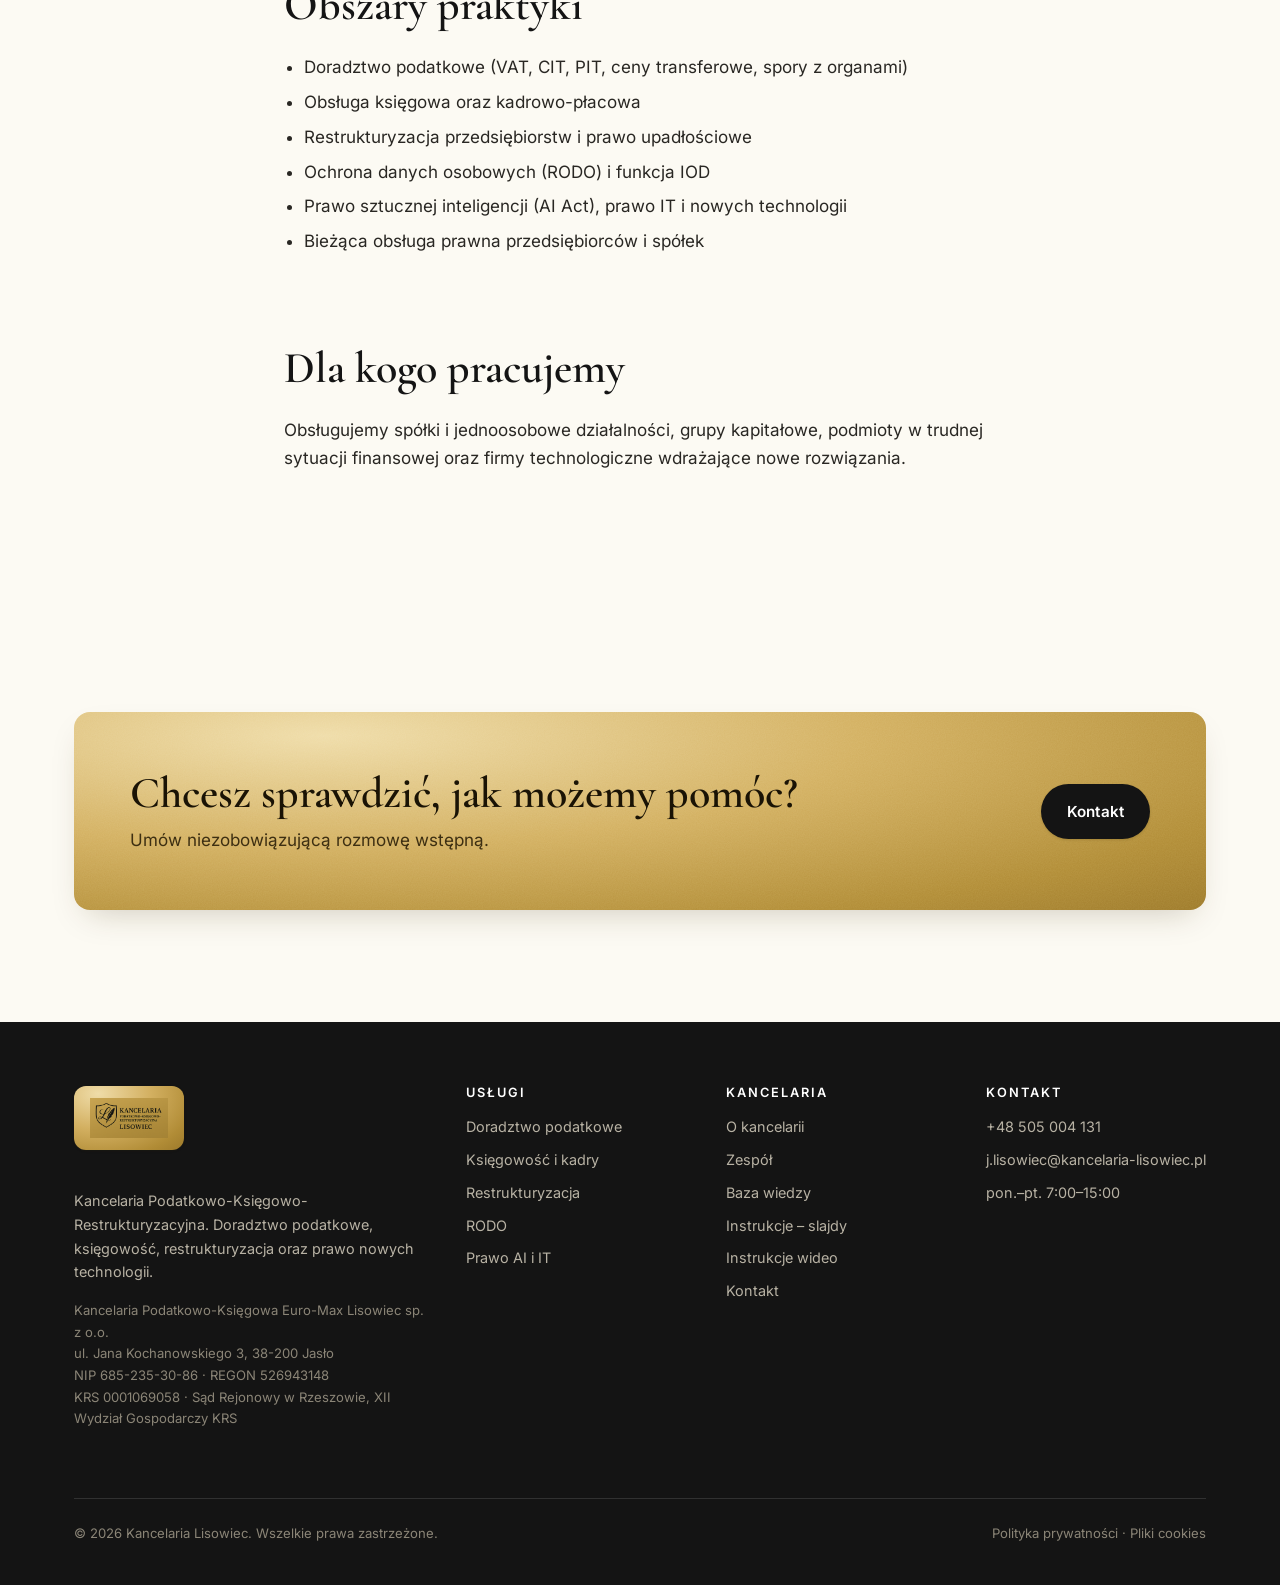
<file: o-kancelarii.html>
<!DOCTYPE html>
<html lang="pl">
<head>
<meta charset="UTF-8">
<meta name="viewport" content="width=device-width, initial-scale=1">
<title>O kancelarii – Kancelaria Lisowiec, Jasło</title>
<meta name="description" content="Poznaj Kancelarię Lisowiec z Jasła: model jednego zespołu łączącego doradztwo podatkowe, księgowość i prawo. Nasze podejście, wartości i obszary praktyki.">
<meta name="theme-color" content="#B0902F">
<link rel="canonical" href="https://kancelarialisowiec.pl/o-kancelarii.html">
<meta property="og:type" content="website">
<meta property="og:site_name" content="Kancelaria Lisowiec">
<meta property="og:locale" content="pl_PL">
<meta property="og:title" content="O kancelarii – Kancelaria Lisowiec, Jasło">
<meta property="og:description" content="Poznaj Kancelarię Lisowiec z Jasła: model jednego zespołu łączącego doradztwo podatkowe, księgowość i prawo. Nasze podejście, wartości i obszary praktyki.">
<meta property="og:url" content="https://kancelarialisowiec.pl/o-kancelarii.html">
<meta property="og:image" content="https://kancelarialisowiec.pl/assets/logo.png">
<meta name="twitter:card" content="summary_large_image">
<meta name="twitter:title" content="O kancelarii – Kancelaria Lisowiec, Jasło">
<meta name="twitter:description" content="Poznaj Kancelarię Lisowiec z Jasła: model jednego zespołu łączącego doradztwo podatkowe, księgowość i prawo. Nasze podejście, wartości i obszary praktyki.">
<meta name="twitter:image" content="https://kancelarialisowiec.pl/assets/logo.png">
  <link rel="preload" href="assets/fonts/inter-400-latin.woff2" as="font" type="font/woff2" crossorigin>
  <link rel="preload" href="assets/fonts/cormorant-garamond-600-latin.woff2" as="font" type="font/woff2" crossorigin>
  <link rel="stylesheet" href="assets/czcionki.css">
<link rel="icon" type="image/png" href="assets/logo.png">
<link rel="stylesheet" href="assets/style.css">
</head>
<body>
<a class="skiplink" href="#main">Przejdź do treści</a>

<div class="topbar">
  <div class="container">
    <div class="topbar__meta">
      <a href="tel:+48505004131">tel. +48 505 004 131</a>
      <a href="mailto:j.lisowiec@kancelaria-lisowiec.pl">j.lisowiec@kancelaria-lisowiec.pl</a>
      <span>pon.–pt. 7:00–15:00</span>
    </div>
    <div class="topbar__meta"><a href="kontakt.html">Umów konsultację →</a></div>
  </div>
</div>

<header class="site-header">
  <div class="container">
    <a class="brand" href="index.html" aria-label="Strona główna — Kancelaria Podatkowo-Księgowo-Restrukturyzacyjna Lisowiec">
      <img class="brand__logo" src="assets/logo.png" alt="Kancelaria Podatkowo-Księgowo-Restrukturyzacyjna Lisowiec" width="1024" height="527">
    </a>
    <button class="nav-toggle" aria-label="Menu" aria-expanded="false" aria-controls="menu">
      <svg width="22" height="22" viewBox="0 0 24 24" fill="none" stroke="currentColor" stroke-width="2"><path d="M3 6h18M3 12h18M3 18h18"/></svg>
    </button>
    <nav class="nav" id="menu">
      <a href="index.html">Strona główna</a>
      <a href="o-kancelarii.html" aria-current="page">O kancelarii</a>
      <a href="uslugi.html">Usługi</a>
      <a href="zespol.html">Zespół</a>
      <a href="baza-wiedzy.html">Baza wiedzy</a>
      <div class="nav__dd">
        <button type="button" class="nav__dd-btn" aria-expanded="false">Instrukcje</button>
        <div class="nav__dd-menu">
          <a href="instrukcje-slajdy.html">Instrukcje – slajdy</a>
          <a href="baza-instrukcji.html">Instrukcje wideo</a>
        </div>
      </div>
      <a href="kontakt.html">Kontakt</a>
      <div class="nav__dd">
        <button type="button" class="nav__dd-btn" aria-expanded="false">Narzędzia</button>
        <div class="nav__dd-menu">
          <a href="nieobecnosci-urlopy.html">Panel klienta</a>
          <a href="filmy-instruktazowe.html">Filmy instruktażowe</a>
        </div>
      </div>
      <a class="btn btn--primary nav__cta" href="kontakt.html">Umów konsultację</a>
    </nav>
  </div>
</header>

<main id="main">

<section class="page-hero">
  <div class="container narrow">
    <p class="eyebrow">O kancelarii</p>
    <h1>Doradztwo, które łączy liczby z prawem</h1>
    <p class="lead">Kancelaria Lisowiec powstała z przekonania, że decyzje podatkowe, księgowe i biznesowe najlepiej podejmować w jednym miejscu — patrząc na wszystkie skutki naraz.</p>
    <div class="toc-links">
      <a href="#podejscie">Nasze podejście</a>
      <a href="#wartosci">Wartości</a>
      <a href="#praktyki">Obszary praktyki</a>
      <a href="#dla-kogo">Dla kogo pracujemy</a>
    </div>
  </div>
</section>

<section class="section">
  <div class="container narrow prose">
    <h2 id="podejscie">Nasze podejście</h2>
    <p>Pracujemy w modelu jednego zespołu. Doradca podatkowy, księgowość i prawnicy działają na wspólnych danych, dzięki czemu rekomendacja uwzględnia jednocześnie skutek podatkowy, ujęcie księgowe i ryzyko prawne. Klient nie koordynuje kilku niezależnych doradców — otrzymuje spójne stanowisko.</p>
    <p>Stawiamy na komunikację bez żargonu i konkretne warianty działania. Każdą istotną rekomendację przedstawiamy z oceną ryzyka, kosztu i harmonogramu wdrożenia.</p>

    <h2 id="wartosci">Wartości</h2>
    <ul>
      <li><b>Rzetelność.</b> Mówimy również o niewygodnych scenariuszach i granicach dopuszczalnej optymalizacji.</li>
      <li><b>Przewidywanie.</b> Monitorujemy zmiany przepisów i uprzedzamy klientów o obowiązkach oraz terminach.</li>
      <li><b>Poufność.</b> Chronimy dane klientów — także technicznie, zgodnie z zasadami, które sami doradzamy w obszarze RODO.</li>
      <li><b>Odpowiedzialność.</b> Bierzemy odpowiedzialność za wydawane opinie i prowadzone postępowania.</li>
    </ul>

    <h2 id="praktyki">Obszary praktyki</h2>
    <ul>
      <li>Doradztwo podatkowe (VAT, CIT, PIT, ceny transferowe, spory z organami)</li>
      <li>Obsługa księgowa oraz kadrowo-płacowa</li>
      <li>Restrukturyzacja przedsiębiorstw i prawo upadłościowe</li>
      <li>Ochrona danych osobowych (RODO) i funkcja IOD</li>
      <li>Prawo sztucznej inteligencji (AI Act), prawo IT i nowych technologii</li>
      <li>Bieżąca obsługa prawna przedsiębiorców i spółek</li>
    </ul>

    <h2 id="dla-kogo">Dla kogo pracujemy</h2>
    <p>Obsługujemy spółki i jednoosobowe działalności, grupy kapitałowe, podmioty w trudnej sytuacji finansowej oraz firmy technologiczne wdrażające nowe rozwiązania.</p>
  </div>
</section>

<section class="section">
  <div class="container">
    <div class="cta-band">
      <div><h2>Chcesz sprawdzić, jak możemy pomóc?</h2><p>Umów niezobowiązującą rozmowę wstępną.</p></div>
      <a class="btn btn--primary" href="kontakt.html">Kontakt</a>
    </div>
  </div>
</section>

</main>

<footer class="site-footer">
  <div class="container">
    <div class="footer-grid">
      <div>
        <p><span class="footer-logo"><img src="assets/logo.png" alt="Kancelaria Podatkowo-Księgowo-Restrukturyzacyjna Lisowiec" width="1024" height="527"></span></p>
        <p>Kancelaria Podatkowo-Księgowo-Restrukturyzacyjna. Doradztwo podatkowe, księgowość, restrukturyzacja oraz prawo nowych technologii.</p>
        <p style="font-size:.82rem;color:#8b8577">Kancelaria Podatkowo-Księgowa Euro-Max Lisowiec sp. z o.o.<br>ul. Jana Kochanowskiego 3, 38-200 Jasło<br>NIP 685-235-30-86 · REGON 526943148<br>KRS 0001069058 · Sąd Rejonowy w Rzeszowie, XII Wydział Gospodarczy KRS</p>
      </div>
      <div><h4>Usługi</h4><ul>
        <li><a href="uslugi.html#doradztwo-podatkowe">Doradztwo podatkowe</a></li>
        <li><a href="uslugi.html#ksiegowosc">Księgowość i kadry</a></li>
        <li><a href="uslugi.html#restrukturyzacja">Restrukturyzacja</a></li>
        <li><a href="uslugi.html#rodo">RODO</a></li>
        <li><a href="uslugi.html#ai-it">Prawo AI i IT</a></li>
      </ul></div>
      <div><h4>Kancelaria</h4><ul>
        <li><a href="o-kancelarii.html">O kancelarii</a></li>
        <li><a href="zespol.html">Zespół</a></li>
        <li><a href="baza-wiedzy.html">Baza wiedzy</a></li>
        <li><a href="instrukcje-slajdy.html">Instrukcje – slajdy</a></li>
        <li><a href="baza-instrukcji.html">Instrukcje wideo</a></li>
        <li><a href="kontakt.html">Kontakt</a></li>
      </ul></div>
      <div><h4>Kontakt</h4><ul>
        <li><a href="tel:+48505004131">+48 505 004 131</a></li>
        <li><a href="mailto:j.lisowiec@kancelaria-lisowiec.pl">j.lisowiec@kancelaria-lisowiec.pl</a></li>
        <li>pon.–pt. 7:00–15:00</li>
      </ul></div>
    </div>
    <div class="footer-bottom">
      <span>© <span data-year>2026</span> Kancelaria Lisowiec. Wszelkie prawa zastrzeżone.</span>
      <span><a href="polityka-prywatnosci.html">Polityka prywatności</a> · <a href="polityka-prywatnosci.html#cookies">Pliki cookies</a></span>
    </div>
  </div>
</footer>

<script src="assets/script.js"></script>
</body>
</html>
</file>
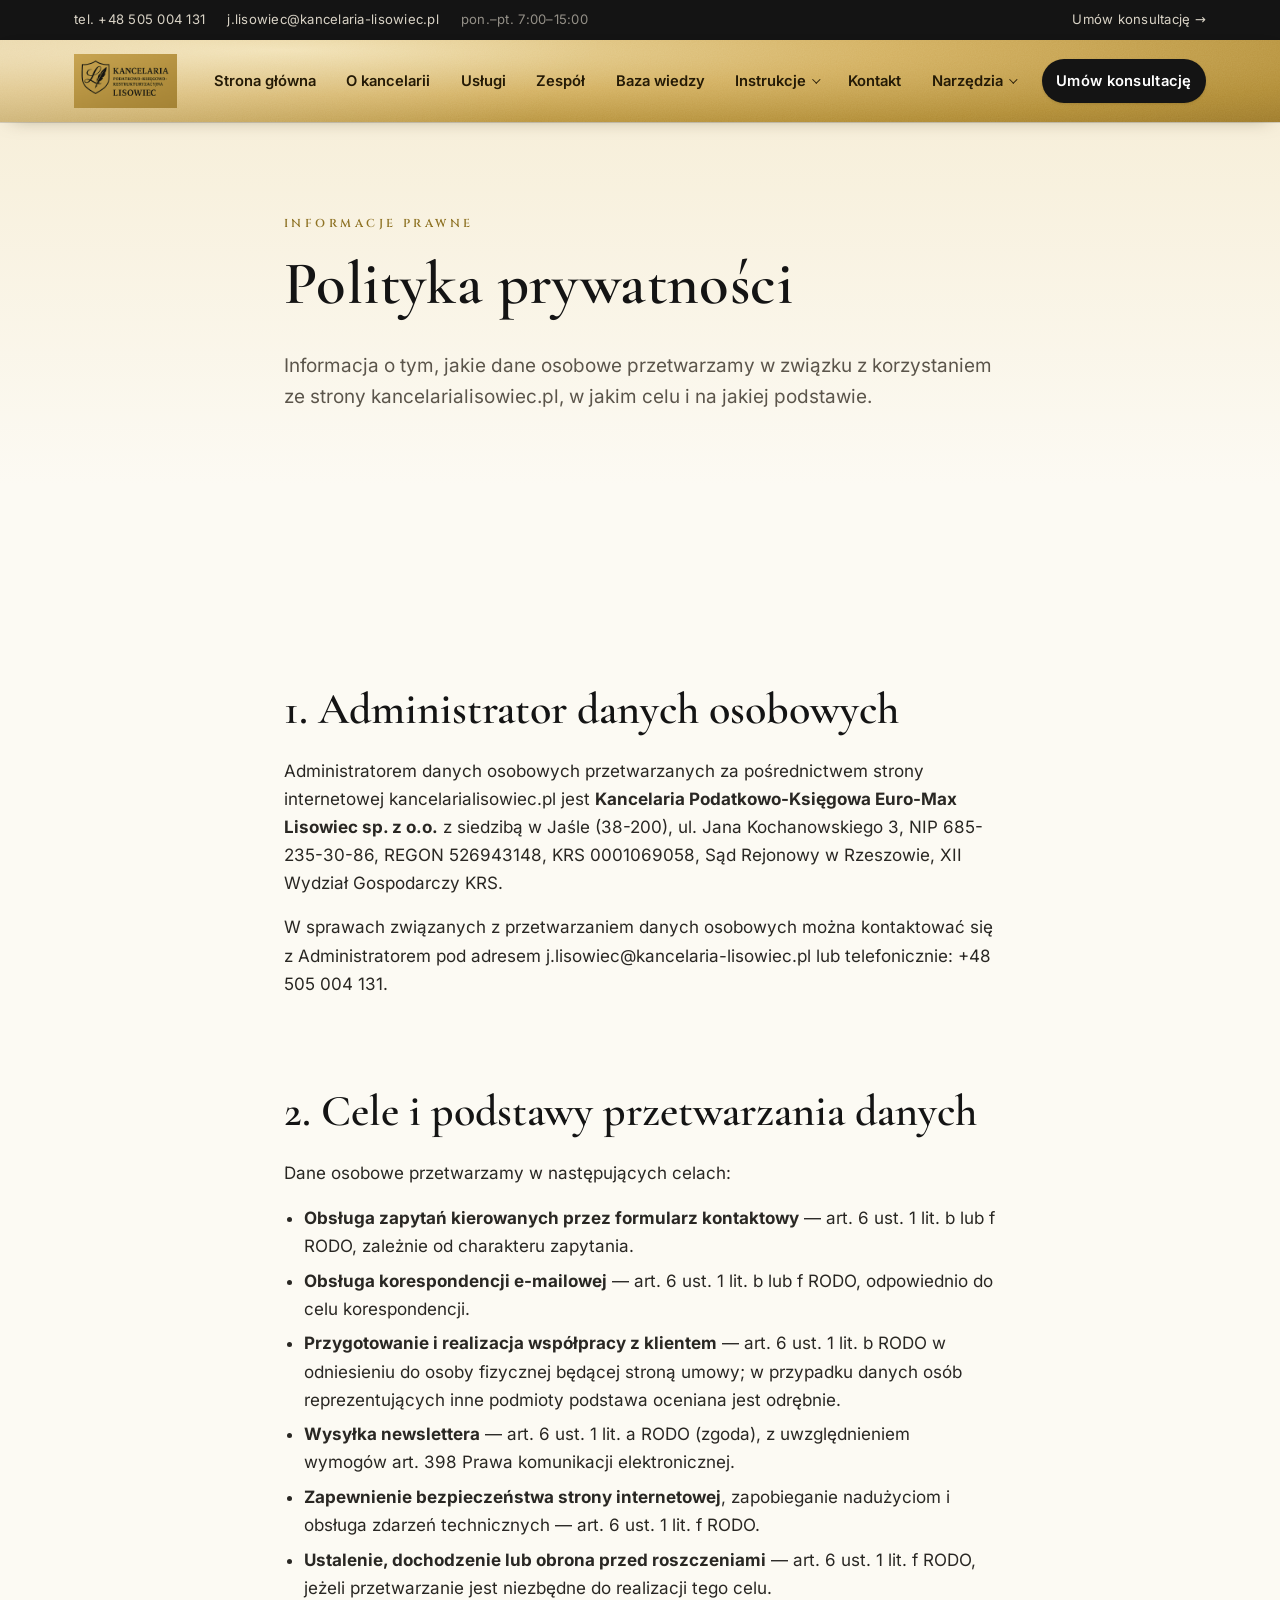
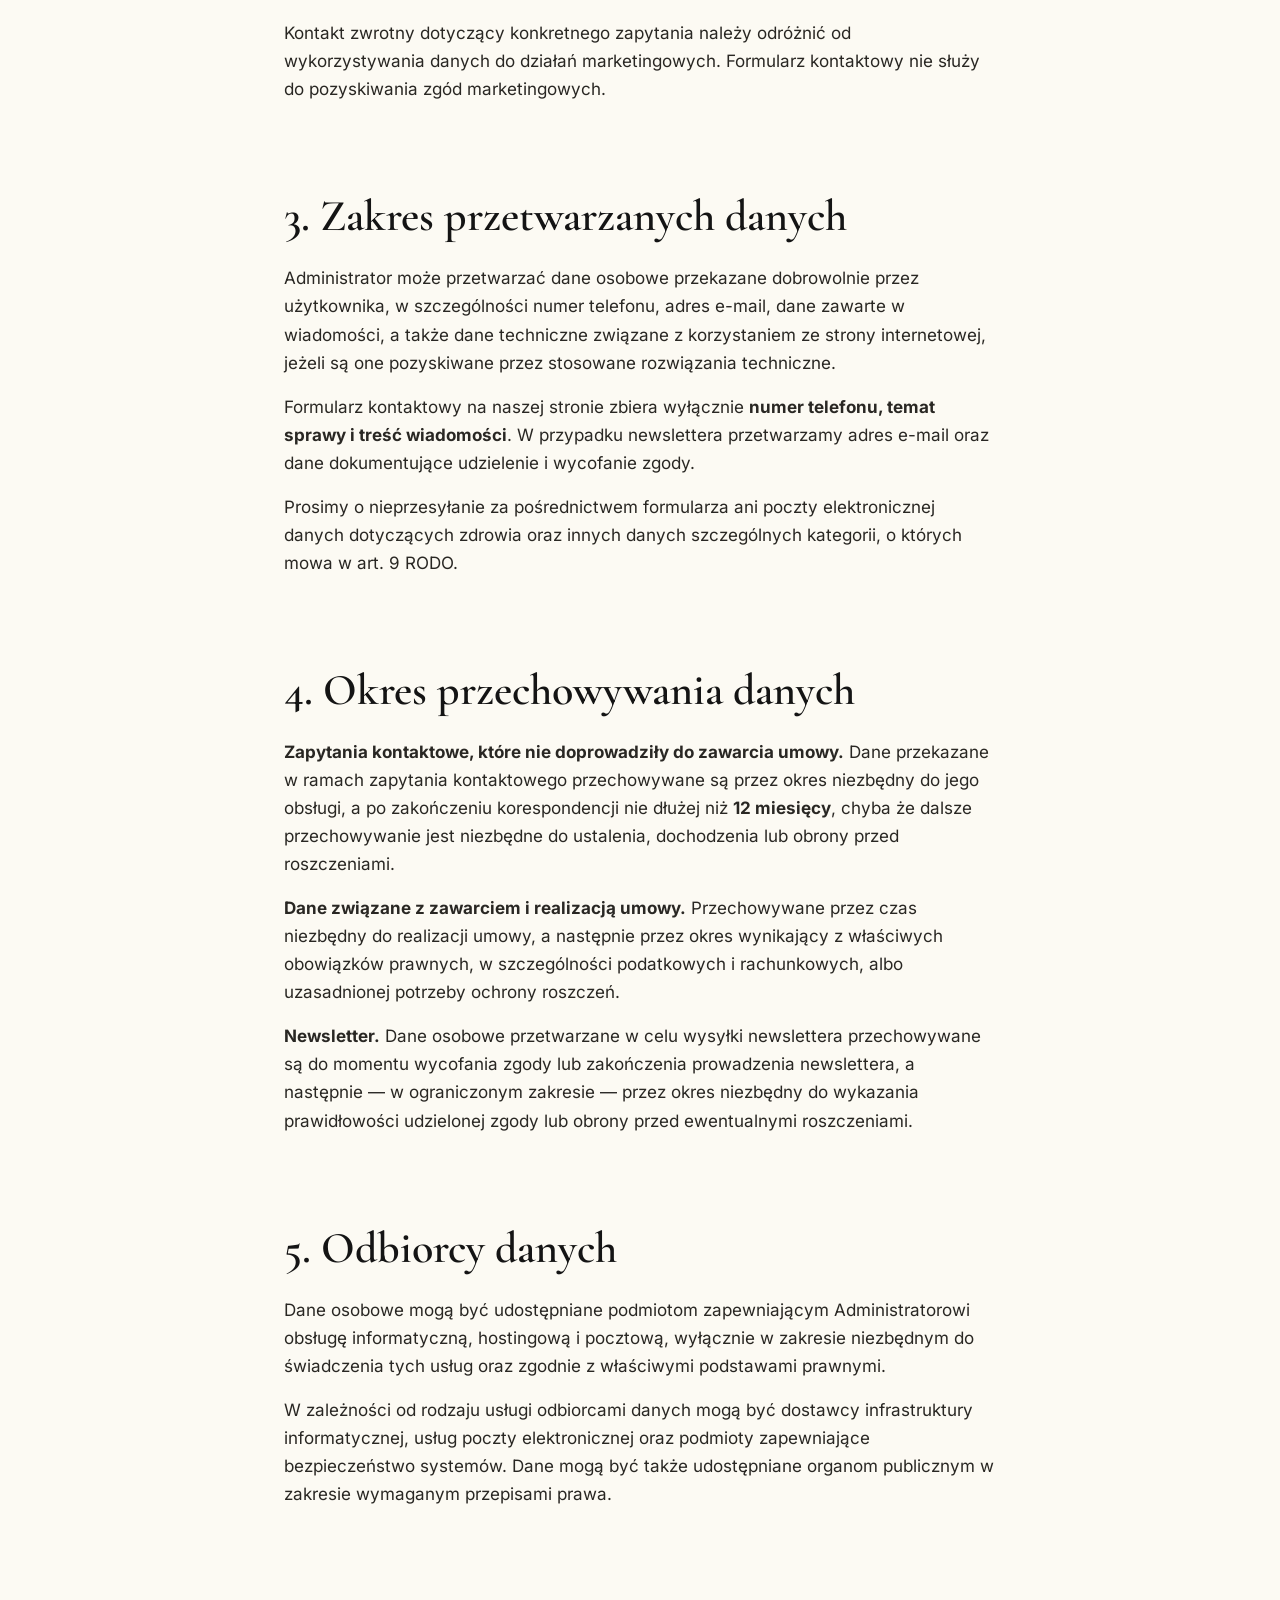
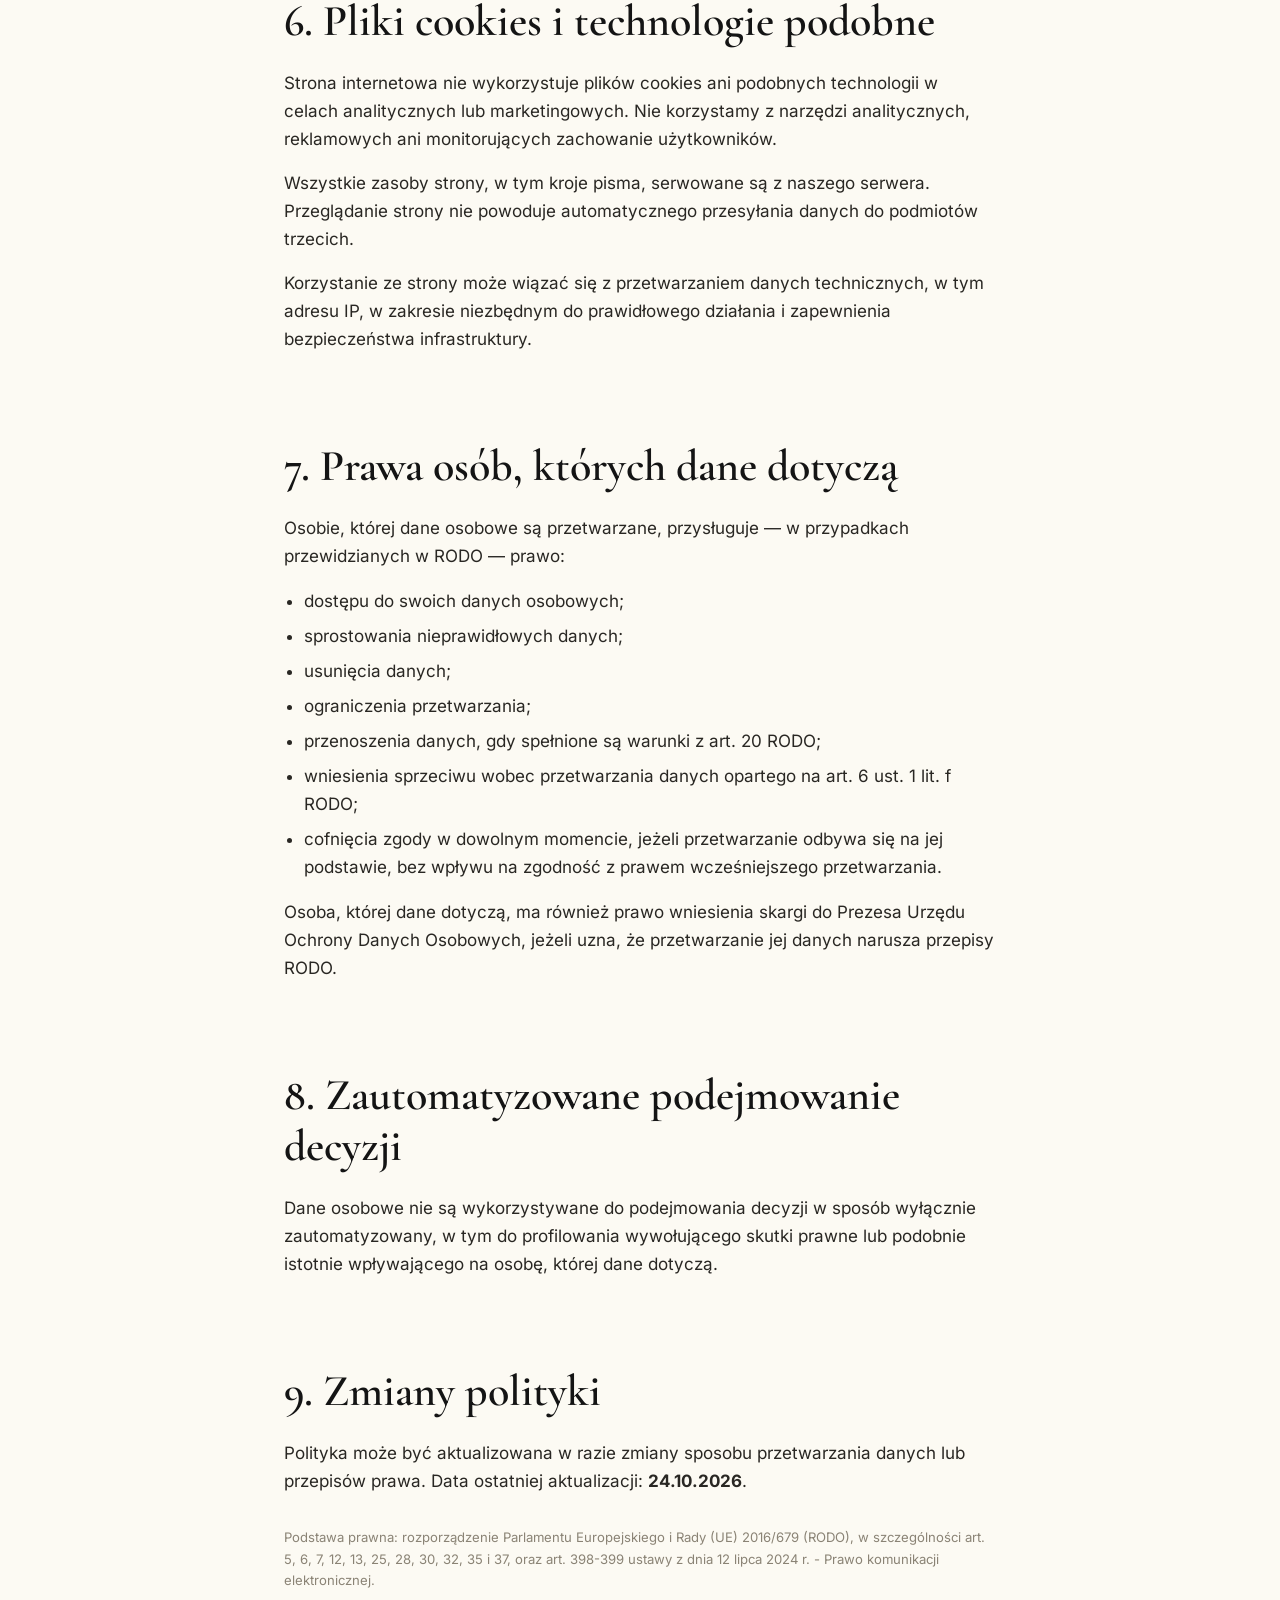
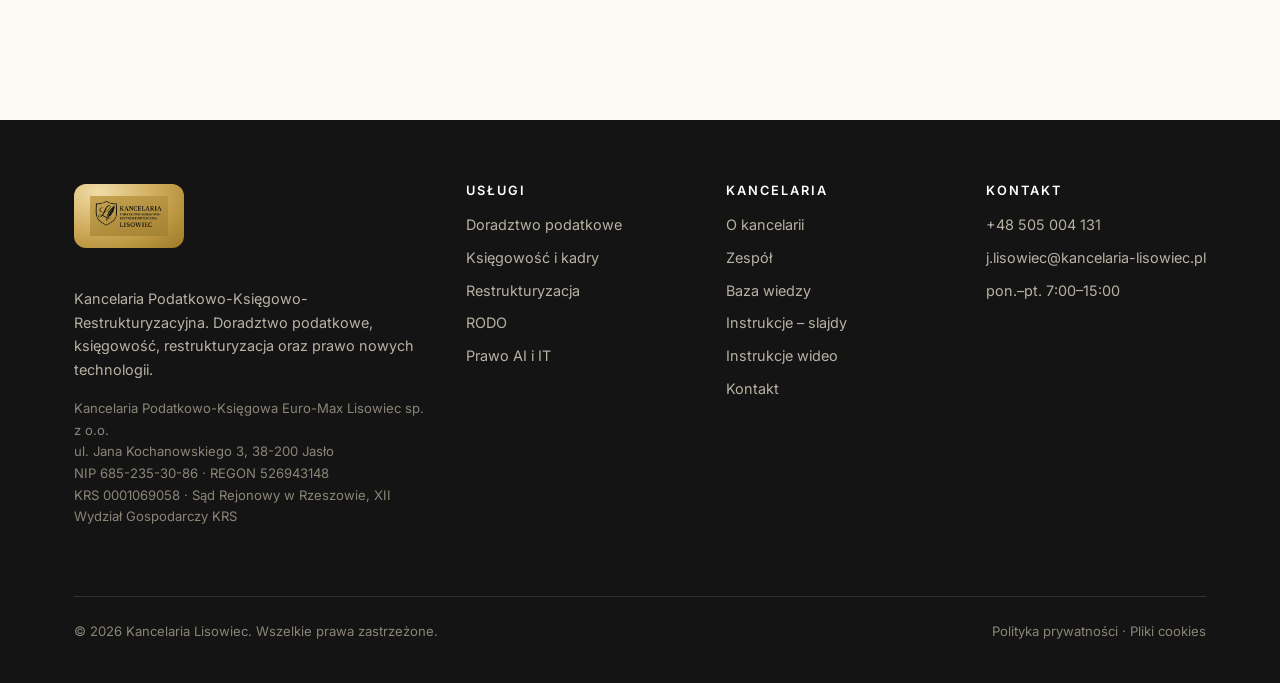
<file: polityka-prywatnosci.html>
<!DOCTYPE html>
<html lang="pl">
<head>
<meta charset="UTF-8">
<meta name="viewport" content="width=device-width, initial-scale=1">
<title>Polityka prywatności – Kancelaria Lisowiec, Jasło</title>
<meta name="description" content="Informacja o przetwarzaniu danych osobowych na stronie Kancelarii Lisowiec: cele, podstawy prawne, okresy przechowywania, odbiorcy i prawa osób, których dane dotyczą.">
<meta name="theme-color" content="#B0902F">
<link rel="canonical" href="https://kancelarialisowiec.pl/polityka-prywatnosci.html">
<meta property="og:type" content="website">
<meta property="og:site_name" content="Kancelaria Lisowiec">
<meta property="og:locale" content="pl_PL">
<meta property="og:title" content="Polityka prywatności – Kancelaria Lisowiec, Jasło">
<meta property="og:description" content="Informacja o przetwarzaniu danych osobowych na stronie Kancelarii Lisowiec: cele, podstawy prawne, okresy przechowywania, odbiorcy i prawa osób, których dane dotyczą.">
<meta property="og:url" content="https://kancelarialisowiec.pl/polityka-prywatnosci.html">
<meta property="og:image" content="https://kancelarialisowiec.pl/assets/logo.png">
<meta name="twitter:card" content="summary_large_image">
<meta name="twitter:title" content="Polityka prywatności – Kancelaria Lisowiec, Jasło">
<meta name="twitter:description" content="Informacja o przetwarzaniu danych osobowych na stronie Kancelarii Lisowiec: cele, podstawy prawne, okresy przechowywania, odbiorcy i prawa osób, których dane dotyczą.">
<meta name="twitter:image" content="https://kancelarialisowiec.pl/assets/logo.png">
<meta name="robots" content="noindex">
  <link rel="preload" href="assets/fonts/inter-400-latin.woff2" as="font" type="font/woff2" crossorigin>
  <link rel="preload" href="assets/fonts/cormorant-garamond-600-latin.woff2" as="font" type="font/woff2" crossorigin>
  <link rel="stylesheet" href="assets/czcionki.css">
<link rel="icon" type="image/png" href="assets/logo.png">
<link rel="stylesheet" href="assets/style.css">
</head>
<body>
<a class="skiplink" href="#main">Przejdź do treści</a>

<div class="topbar">
  <div class="container">
    <div class="topbar__meta">
      <a href="tel:+48505004131">tel. +48 505 004 131</a>
      <a href="mailto:j.lisowiec@kancelaria-lisowiec.pl">j.lisowiec@kancelaria-lisowiec.pl</a>
      <span>pon.–pt. 7:00–15:00</span>
    </div>
    <div class="topbar__meta"><a href="kontakt.html">Umów konsultację →</a></div>
  </div>
</div>

<header class="site-header">
  <div class="container">
    <a class="brand" href="index.html" aria-label="Strona główna — Kancelaria Podatkowo-Księgowo-Restrukturyzacyjna Lisowiec">
      <img class="brand__logo" src="assets/logo.png" alt="Kancelaria Podatkowo-Księgowo-Restrukturyzacyjna Lisowiec" width="1024" height="527">
    </a>
    <button class="nav-toggle" aria-label="Menu" aria-expanded="false" aria-controls="menu">
      <svg width="22" height="22" viewBox="0 0 24 24" fill="none" stroke="currentColor" stroke-width="2"><path d="M3 6h18M3 12h18M3 18h18"/></svg>
    </button>
    <nav class="nav" id="menu">
      <a href="index.html">Strona główna</a>
      <a href="o-kancelarii.html">O kancelarii</a>
      <a href="uslugi.html">Usługi</a>
      <a href="zespol.html">Zespół</a>
      <a href="baza-wiedzy.html">Baza wiedzy</a>
      <div class="nav__dd">
        <button type="button" class="nav__dd-btn" aria-expanded="false">Instrukcje</button>
        <div class="nav__dd-menu">
          <a href="instrukcje-slajdy.html">Instrukcje – slajdy</a>
          <a href="baza-instrukcji.html">Instrukcje wideo</a>
        </div>
      </div>
      <a href="kontakt.html">Kontakt</a>
      <div class="nav__dd">
        <button type="button" class="nav__dd-btn" aria-expanded="false">Narzędzia</button>
        <div class="nav__dd-menu">
          <a href="nieobecnosci-urlopy.html">Panel klienta</a>
          <a href="filmy-instruktazowe.html">Filmy instruktażowe</a>
        </div>
      </div>
      <a class="btn btn--primary nav__cta" href="kontakt.html">Umów konsultację</a>
    </nav>
  </div>
</header>

<main id="main">

<section class="page-hero">
  <div class="container narrow">
    <p class="eyebrow">Informacje prawne</p>
    <h1>Polityka prywatności</h1>
    <p class="lead">Informacja o tym, jakie dane osobowe przetwarzamy w związku z korzystaniem ze strony kancelarialisowiec.pl, w jakim celu i na jakiej podstawie.</p>
  </div>
</section>

<section class="section">
  <div class="container narrow prose">

    <h2>1. Administrator danych osobowych</h2>
    <p>Administratorem danych osobowych przetwarzanych za pośrednictwem strony internetowej kancelarialisowiec.pl jest <b>Kancelaria Podatkowo-Księgowa Euro-Max Lisowiec sp. z o.o.</b> z siedzibą w Jaśle (38-200), ul. Jana Kochanowskiego 3, NIP 685-235-30-86, REGON 526943148, KRS 0001069058, Sąd Rejonowy w Rzeszowie, XII Wydział Gospodarczy KRS.</p>
    <p>W sprawach związanych z przetwarzaniem danych osobowych można kontaktować się z Administratorem pod adresem <a href="mailto:j.lisowiec@kancelaria-lisowiec.pl">j.lisowiec@kancelaria-lisowiec.pl</a> lub telefonicznie: <a href="tel:+48505004131">+48 505 004 131</a>.</p>

    <h2>2. Cele i podstawy przetwarzania danych</h2>
    <p>Dane osobowe przetwarzamy w następujących celach:</p>
    <ul>
      <li><b>Obsługa zapytań kierowanych przez formularz kontaktowy</b> — art. 6 ust. 1 lit. b lub f RODO, zależnie od charakteru zapytania.</li>
      <li><b>Obsługa korespondencji e-mailowej</b> — art. 6 ust. 1 lit. b lub f RODO, odpowiednio do celu korespondencji.</li>
      <li><b>Przygotowanie i realizacja współpracy z klientem</b> — art. 6 ust. 1 lit. b RODO w odniesieniu do osoby fizycznej będącej stroną umowy; w przypadku danych osób reprezentujących inne podmioty podstawa oceniana jest odrębnie.</li>
      <li><b>Wysyłka newslettera</b> — art. 6 ust. 1 lit. a RODO (zgoda), z uwzględnieniem wymogów art. 398 Prawa komunikacji elektronicznej.</li>
      <li><b>Zapewnienie bezpieczeństwa strony internetowej</b>, zapobieganie nadużyciom i obsługa zdarzeń technicznych — art. 6 ust. 1 lit. f RODO.</li>
      <li><b>Ustalenie, dochodzenie lub obrona przed roszczeniami</b> — art. 6 ust. 1 lit. f RODO, jeżeli przetwarzanie jest niezbędne do realizacji tego celu.</li>
    </ul>
    <p>Kontakt zwrotny dotyczący konkretnego zapytania należy odróżnić od wykorzystywania danych do działań marketingowych. Formularz kontaktowy nie służy do pozyskiwania zgód marketingowych.</p>

    <h2>3. Zakres przetwarzanych danych</h2>
    <p>Administrator może przetwarzać dane osobowe przekazane dobrowolnie przez użytkownika, w szczególności numer telefonu, adres e-mail, dane zawarte w wiadomości, a także dane techniczne związane z korzystaniem ze strony internetowej, jeżeli są one pozyskiwane przez stosowane rozwiązania techniczne.</p>
    <p>Formularz kontaktowy na naszej stronie zbiera wyłącznie <b>numer telefonu, temat sprawy i treść wiadomości</b>. W przypadku newslettera przetwarzamy adres e-mail oraz dane dokumentujące udzielenie i wycofanie zgody.</p>
    <p>Prosimy o nieprzesyłanie za pośrednictwem formularza ani poczty elektronicznej danych dotyczących zdrowia oraz innych danych szczególnych kategorii, o których mowa w art. 9 RODO.</p>

    <h2>4. Okres przechowywania danych</h2>
    <p><b>Zapytania kontaktowe, które nie doprowadziły do zawarcia umowy.</b> Dane przekazane w ramach zapytania kontaktowego przechowywane są przez okres niezbędny do jego obsługi, a po zakończeniu korespondencji nie dłużej niż <b>12 miesięcy</b>, chyba że dalsze przechowywanie jest niezbędne do ustalenia, dochodzenia lub obrony przed roszczeniami.</p>
    <p><b>Dane związane z zawarciem i realizacją umowy.</b> Przechowywane przez czas niezbędny do realizacji umowy, a następnie przez okres wynikający z właściwych obowiązków prawnych, w szczególności podatkowych i rachunkowych, albo uzasadnionej potrzeby ochrony roszczeń.</p>
    <p><b>Newsletter.</b> Dane osobowe przetwarzane w celu wysyłki newslettera przechowywane są do momentu wycofania zgody lub zakończenia prowadzenia newslettera, a następnie — w ograniczonym zakresie — przez okres niezbędny do wykazania prawidłowości udzielonej zgody lub obrony przed ewentualnymi roszczeniami.</p>

    <h2>5. Odbiorcy danych</h2>
    <p>Dane osobowe mogą być udostępniane podmiotom zapewniającym Administratorowi obsługę informatyczną, hostingową i pocztową, wyłącznie w zakresie niezbędnym do świadczenia tych usług oraz zgodnie z właściwymi podstawami prawnymi.</p>
    <p>W zależności od rodzaju usługi odbiorcami danych mogą być dostawcy infrastruktury informatycznej, usług poczty elektronicznej oraz podmioty zapewniające bezpieczeństwo systemów. Dane mogą być także udostępniane organom publicznym w zakresie wymaganym przepisami prawa.</p>

    <h2>6. Pliki cookies i technologie podobne</h2>
    <p>Strona internetowa nie wykorzystuje plików cookies ani podobnych technologii w celach analitycznych lub marketingowych. Nie korzystamy z narzędzi analitycznych, reklamowych ani monitorujących zachowanie użytkowników.</p>
    <p>Wszystkie zasoby strony, w tym kroje pisma, serwowane są z naszego serwera. Przeglądanie strony nie powoduje automatycznego przesyłania danych do podmiotów trzecich.</p>
    <p>Korzystanie ze strony może wiązać się z przetwarzaniem danych technicznych, w tym adresu IP, w zakresie niezbędnym do prawidłowego działania i zapewnienia bezpieczeństwa infrastruktury.</p>

    <h2>7. Prawa osób, których dane dotyczą</h2>
    <p>Osobie, której dane osobowe są przetwarzane, przysługuje — w przypadkach przewidzianych w RODO — prawo:</p>
    <ul>
      <li>dostępu do swoich danych osobowych;</li>
      <li>sprostowania nieprawidłowych danych;</li>
      <li>usunięcia danych;</li>
      <li>ograniczenia przetwarzania;</li>
      <li>przenoszenia danych, gdy spełnione są warunki z art. 20 RODO;</li>
      <li>wniesienia sprzeciwu wobec przetwarzania danych opartego na art. 6 ust. 1 lit. f RODO;</li>
      <li>cofnięcia zgody w dowolnym momencie, jeżeli przetwarzanie odbywa się na jej podstawie, bez wpływu na zgodność z prawem wcześniejszego przetwarzania.</li>
    </ul>
    <p>Osoba, której dane dotyczą, ma również prawo wniesienia skargi do Prezesa Urzędu Ochrony Danych Osobowych, jeżeli uzna, że przetwarzanie jej danych narusza przepisy RODO.</p>

    <h2>8. Zautomatyzowane podejmowanie decyzji</h2>
    <p>Dane osobowe nie są wykorzystywane do podejmowania decyzji w sposób wyłącznie zautomatyzowany, w tym do profilowania wywołującego skutki prawne lub podobnie istotnie wpływającego na osobę, której dane dotyczą.</p>

    <h2>9. Zmiany polityki</h2>
    <p>Polityka może być aktualizowana w razie zmiany sposobu przetwarzania danych lub przepisów prawa. Data ostatniej aktualizacji: <b>24.10.2026</b>.</p>

    <p class="form__note" style="margin-top:32px">Podstawa prawna: rozporządzenie Parlamentu Europejskiego i Rady (UE) 2016/679 (RODO), w szczególności art. 5, 6, 7, 12, 13, 25, 28, 30, 32, 35 i 37, oraz art. 398-399 ustawy z dnia 12 lipca 2024 r. - Prawo komunikacji elektronicznej.</p>

  </div>
</section>

</main>

<footer class="site-footer">
  <div class="container">
    <div class="footer-grid">
      <div>
        <p><span class="footer-logo"><img src="assets/logo.png" alt="Kancelaria Podatkowo-Księgowo-Restrukturyzacyjna Lisowiec" width="1024" height="527"></span></p>
        <p>Kancelaria Podatkowo-Księgowo-Restrukturyzacyjna. Doradztwo podatkowe, księgowość, restrukturyzacja oraz prawo nowych technologii.</p>
        <p style="font-size:.82rem;color:#8b8577">Kancelaria Podatkowo-Księgowa Euro-Max Lisowiec sp. z o.o.<br>ul. Jana Kochanowskiego 3, 38-200 Jasło<br>NIP 685-235-30-86 · REGON 526943148<br>KRS 0001069058 · Sąd Rejonowy w Rzeszowie, XII Wydział Gospodarczy KRS</p>
      </div>
      <div><h4>Usługi</h4><ul>
        <li><a href="uslugi.html#doradztwo-podatkowe">Doradztwo podatkowe</a></li>
        <li><a href="uslugi.html#ksiegowosc">Księgowość i kadry</a></li>
        <li><a href="uslugi.html#restrukturyzacja">Restrukturyzacja</a></li>
        <li><a href="uslugi.html#rodo">RODO</a></li>
        <li><a href="uslugi.html#ai-it">Prawo AI i IT</a></li>
      </ul></div>
      <div><h4>Kancelaria</h4><ul>
        <li><a href="o-kancelarii.html">O kancelarii</a></li>
        <li><a href="zespol.html">Zespół</a></li>
        <li><a href="baza-wiedzy.html">Baza wiedzy</a></li>
        <li><a href="instrukcje-slajdy.html">Instrukcje – slajdy</a></li>
        <li><a href="baza-instrukcji.html">Instrukcje wideo</a></li>
        <li><a href="kontakt.html">Kontakt</a></li>
      </ul></div>
      <div><h4>Kontakt</h4><ul>
        <li><a href="tel:+48505004131">+48 505 004 131</a></li>
        <li><a href="mailto:j.lisowiec@kancelaria-lisowiec.pl">j.lisowiec@kancelaria-lisowiec.pl</a></li>
        <li>pon.–pt. 7:00–15:00</li>
      </ul></div>
    </div>
    <div class="footer-bottom">
      <span>© <span data-year>2026</span> Kancelaria Lisowiec. Wszelkie prawa zastrzeżone.</span>
      <span><a href="polityka-prywatnosci.html">Polityka prywatności</a> · <a href="polityka-prywatnosci.html#cookies">Pliki cookies</a></span>
    </div>
  </div>
</footer>

<script src="assets/script.js"></script>
</body>
</html>
</file>
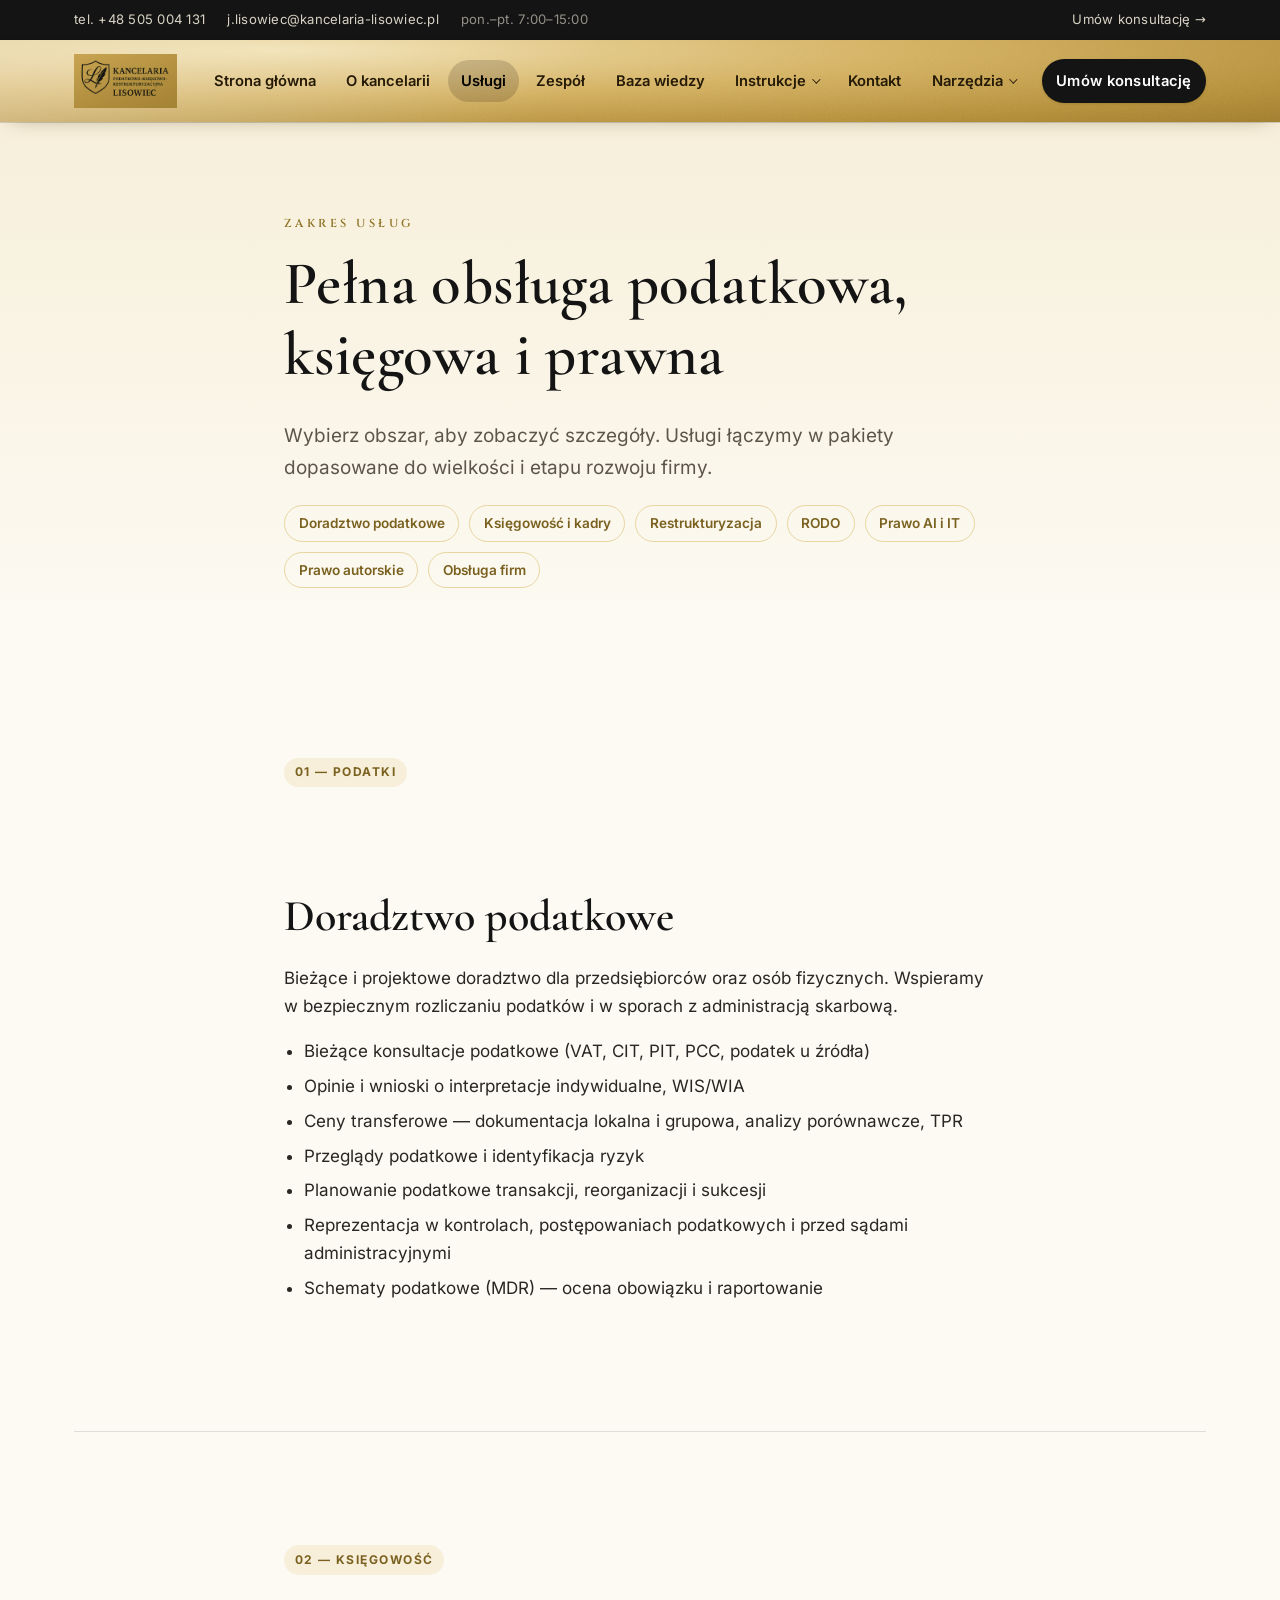
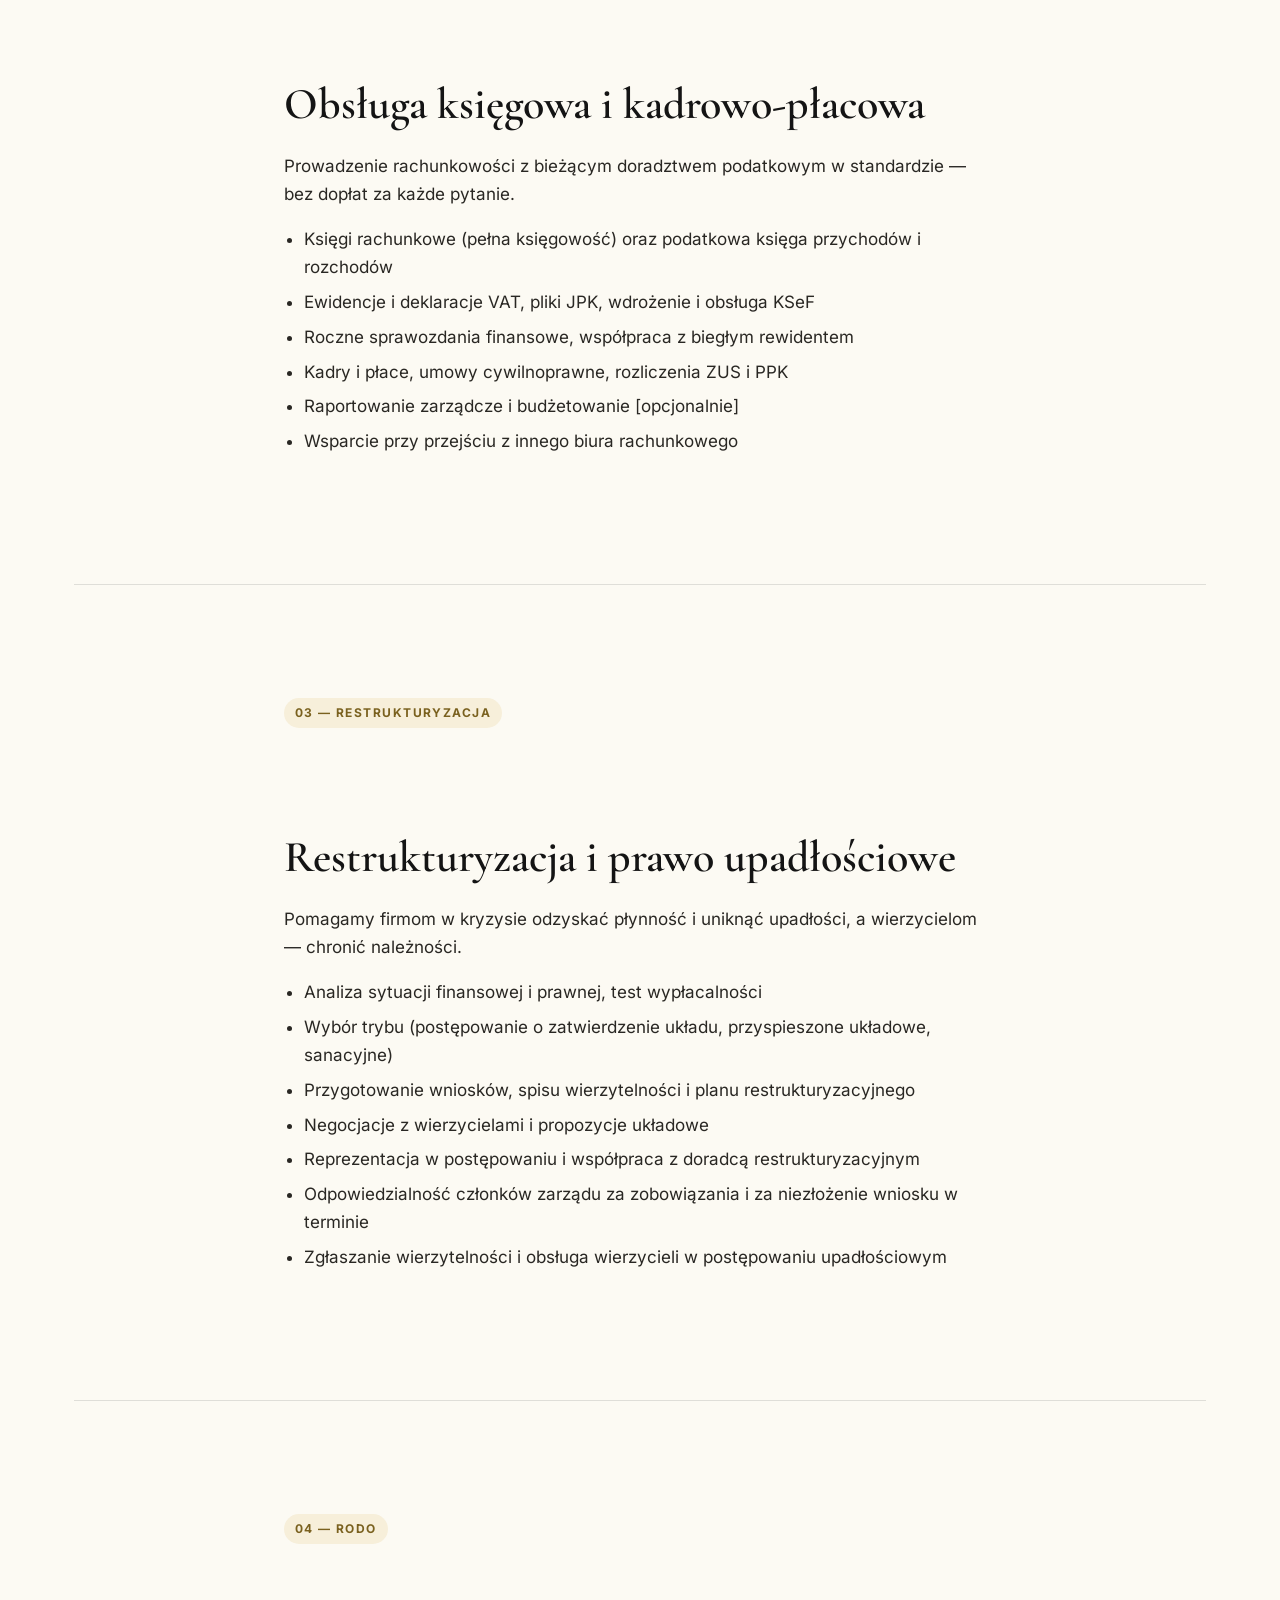
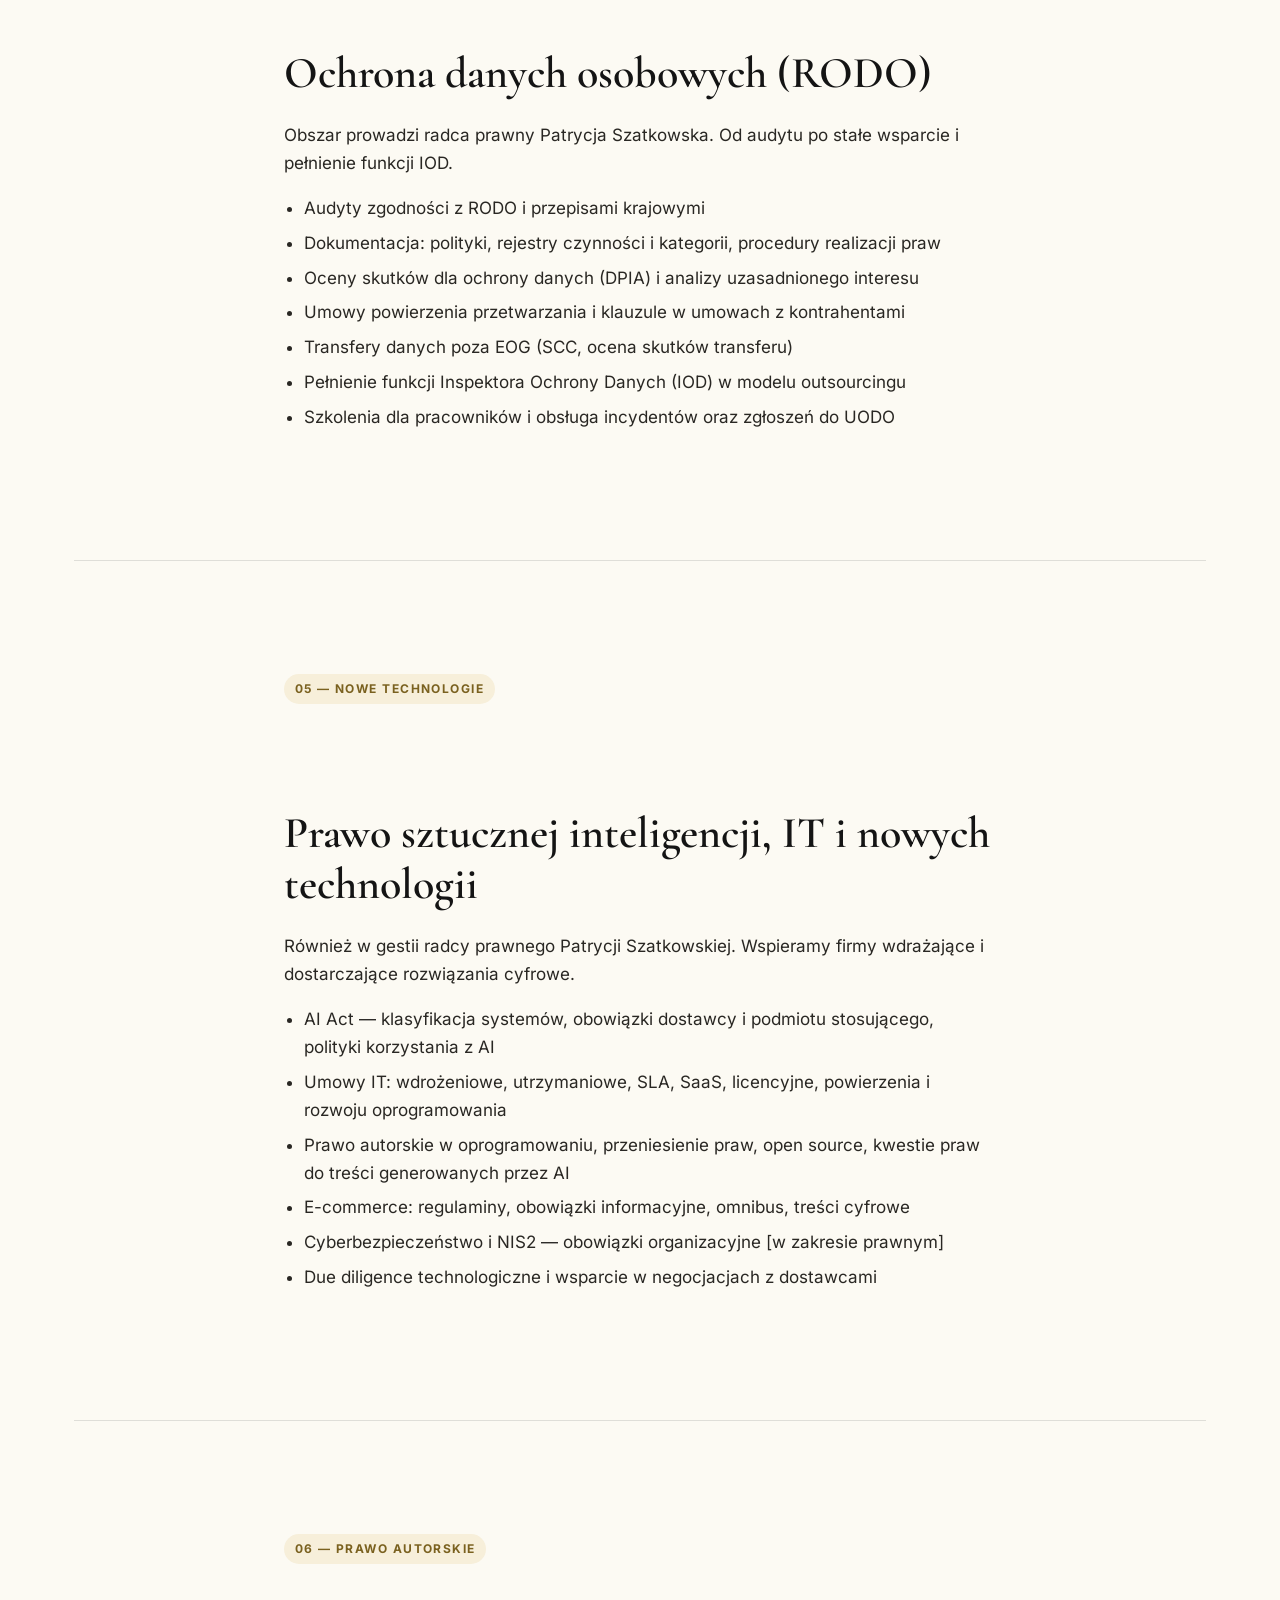
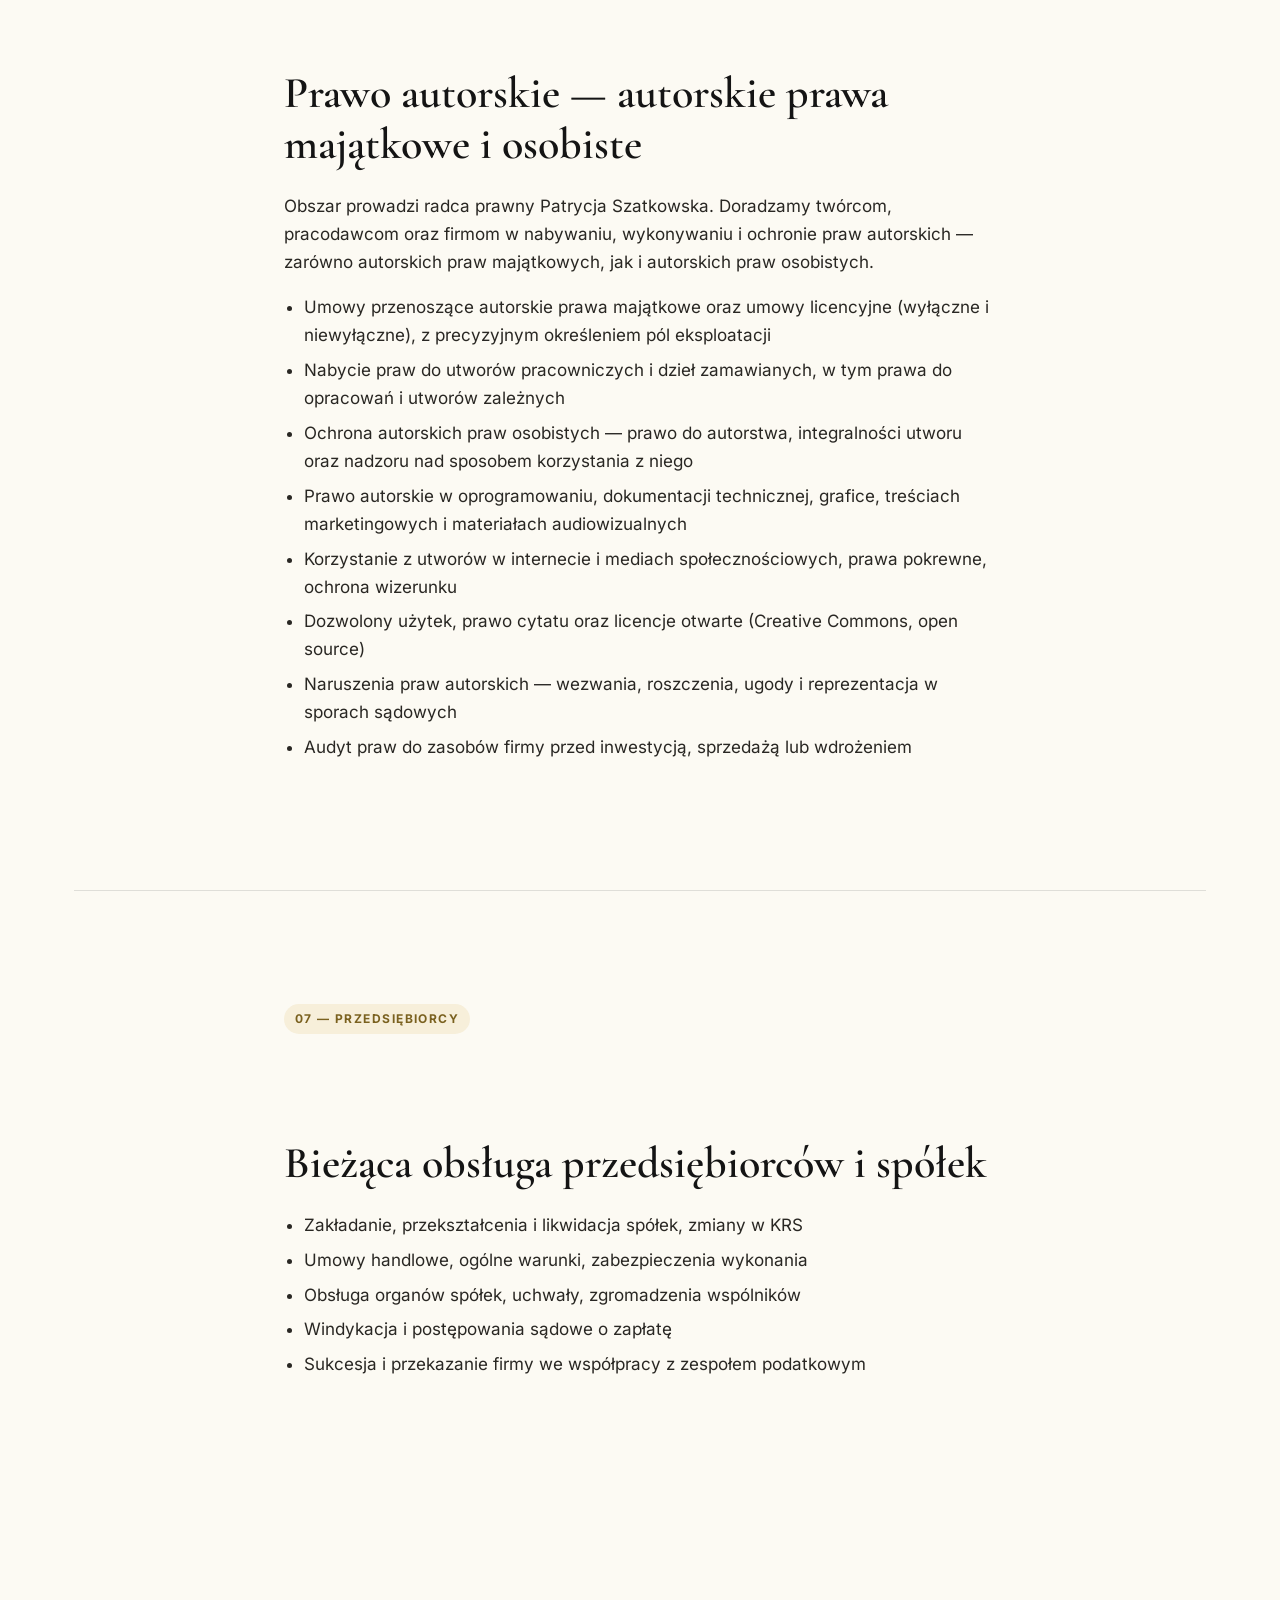
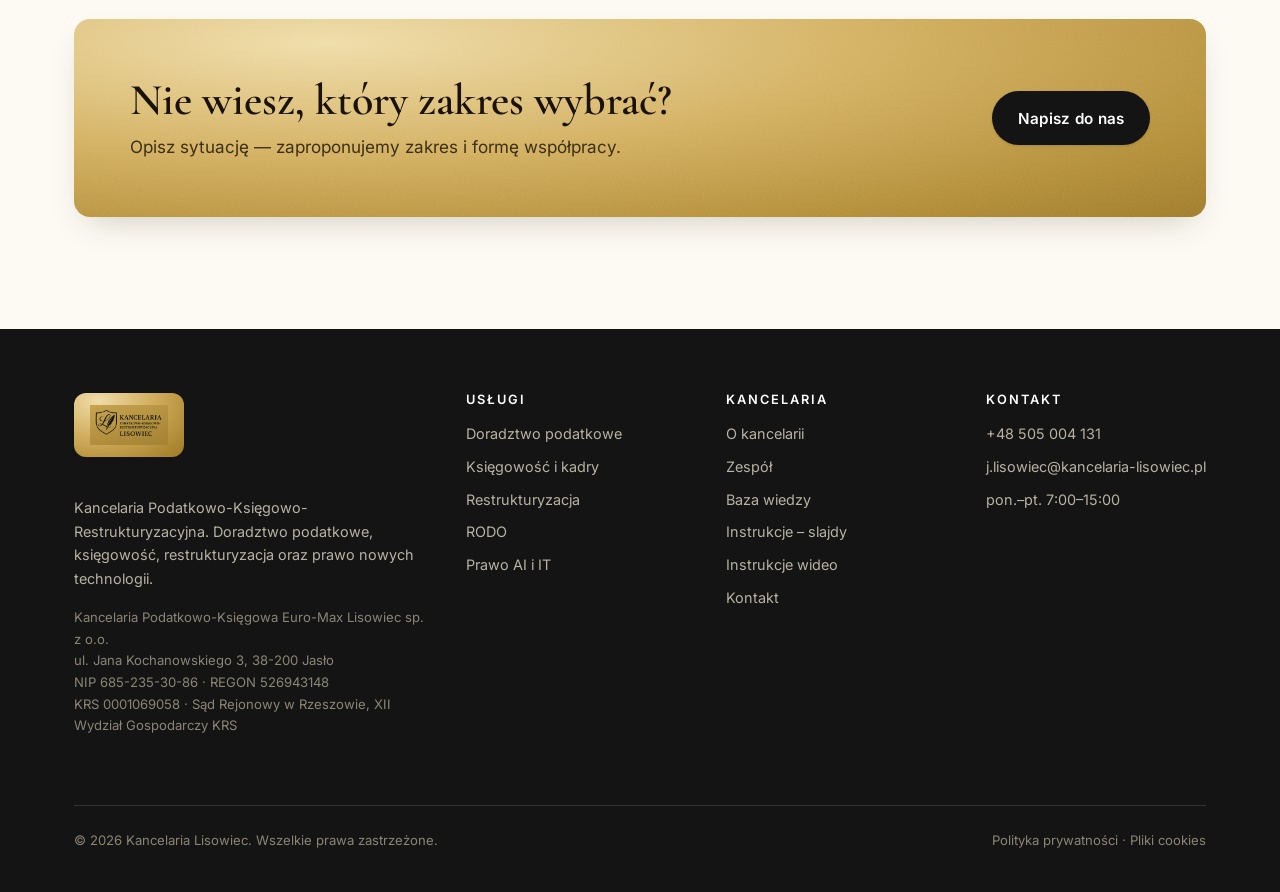
<file: uslugi.html>
<!DOCTYPE html>
<html lang="pl">
<head>
<meta charset="UTF-8">
<meta name="viewport" content="width=device-width, initial-scale=1">
<title>Doradztwo podatkowe, księgowość i restrukturyzacja – Jasło</title>
<meta name="description" content="Pełna obsługa firm: doradztwo podatkowe, księgowość i kadry, restrukturyzacja, RODO, prawo AI i IT oraz prawo autorskie. Kancelaria Lisowiec w Jaśle.">
<meta name="theme-color" content="#B0902F">
<link rel="canonical" href="https://kancelarialisowiec.pl/uslugi.html">
<meta property="og:type" content="website">
<meta property="og:site_name" content="Kancelaria Lisowiec">
<meta property="og:locale" content="pl_PL">
<meta property="og:title" content="Doradztwo podatkowe, księgowość i restrukturyzacja – Jasło">
<meta property="og:description" content="Pełna obsługa firm: doradztwo podatkowe, księgowość i kadry, restrukturyzacja, RODO, prawo AI i IT oraz prawo autorskie. Kancelaria Lisowiec w Jaśle.">
<meta property="og:url" content="https://kancelarialisowiec.pl/uslugi.html">
<meta property="og:image" content="https://kancelarialisowiec.pl/assets/logo.png">
<meta name="twitter:card" content="summary_large_image">
<meta name="twitter:title" content="Doradztwo podatkowe, księgowość i restrukturyzacja – Jasło">
<meta name="twitter:description" content="Pełna obsługa firm: doradztwo podatkowe, księgowość i kadry, restrukturyzacja, RODO, prawo AI i IT oraz prawo autorskie. Kancelaria Lisowiec w Jaśle.">
<meta name="twitter:image" content="https://kancelarialisowiec.pl/assets/logo.png">
  <link rel="preload" href="assets/fonts/inter-400-latin.woff2" as="font" type="font/woff2" crossorigin>
  <link rel="preload" href="assets/fonts/cormorant-garamond-600-latin.woff2" as="font" type="font/woff2" crossorigin>
  <link rel="stylesheet" href="assets/czcionki.css">
<link rel="icon" type="image/png" href="assets/logo.png">
<link rel="stylesheet" href="assets/style.css">
</head>
<body>
<a class="skiplink" href="#main">Przejdź do treści</a>

<div class="topbar">
  <div class="container">
    <div class="topbar__meta">
      <a href="tel:+48505004131">tel. +48 505 004 131</a>
      <a href="mailto:j.lisowiec@kancelaria-lisowiec.pl">j.lisowiec@kancelaria-lisowiec.pl</a>
      <span>pon.–pt. 7:00–15:00</span>
    </div>
    <div class="topbar__meta"><a href="kontakt.html">Umów konsultację →</a></div>
  </div>
</div>

<header class="site-header">
  <div class="container">
    <a class="brand" href="index.html" aria-label="Strona główna — Kancelaria Podatkowo-Księgowo-Restrukturyzacyjna Lisowiec">
      <img class="brand__logo" src="assets/logo.png" alt="Kancelaria Podatkowo-Księgowo-Restrukturyzacyjna Lisowiec" width="1024" height="527">
    </a>
    <button class="nav-toggle" aria-label="Menu" aria-expanded="false" aria-controls="menu">
      <svg width="22" height="22" viewBox="0 0 24 24" fill="none" stroke="currentColor" stroke-width="2"><path d="M3 6h18M3 12h18M3 18h18"/></svg>
    </button>
    <nav class="nav" id="menu">
      <a href="index.html">Strona główna</a>
      <a href="o-kancelarii.html">O kancelarii</a>
      <a href="uslugi.html" aria-current="page">Usługi</a>
      <a href="zespol.html">Zespół</a>
      <a href="baza-wiedzy.html">Baza wiedzy</a>
      <div class="nav__dd">
        <button type="button" class="nav__dd-btn" aria-expanded="false">Instrukcje</button>
        <div class="nav__dd-menu">
          <a href="instrukcje-slajdy.html">Instrukcje – slajdy</a>
          <a href="baza-instrukcji.html">Instrukcje wideo</a>
        </div>
      </div>
      <a href="kontakt.html">Kontakt</a>
      <div class="nav__dd">
        <button type="button" class="nav__dd-btn" aria-expanded="false">Narzędzia</button>
        <div class="nav__dd-menu">
          <a href="nieobecnosci-urlopy.html">Panel klienta</a>
          <a href="filmy-instruktazowe.html">Filmy instruktażowe</a>
        </div>
      </div>
      <a class="btn btn--primary nav__cta" href="kontakt.html">Umów konsultację</a>
    </nav>
  </div>
</header>

<main id="main">

<section class="page-hero">
  <div class="container narrow">
    <p class="eyebrow">Zakres usług</p>
    <h1>Pełna obsługa podatkowa, księgowa i prawna</h1>
    <p class="lead">Wybierz obszar, aby zobaczyć szczegóły. Usługi łączymy w pakiety dopasowane do wielkości i etapu rozwoju firmy.</p>
    <div class="toc-links">
      <a href="#doradztwo-podatkowe">Doradztwo podatkowe</a>
      <a href="#ksiegowosc">Księgowość i kadry</a>
      <a href="#restrukturyzacja">Restrukturyzacja</a>
      <a href="#rodo">RODO</a>
      <a href="#ai-it">Prawo AI i IT</a>
      <a href="#prawo-autorskie">Prawo autorskie</a>
      <a href="#obsluga-firm">Obsługa firm</a>
    </div>
  </div>
</section>

<section class="section" id="doradztwo-podatkowe">
  <div class="container narrow prose">
    <span class="pill">01 — Podatki</span>
    <h2>Doradztwo podatkowe</h2>
    <p>Bieżące i projektowe doradztwo dla przedsiębiorców oraz osób fizycznych. Wspieramy w bezpiecznym rozliczaniu podatków i w sporach z administracją skarbową.</p>
    <ul>
      <li>Bieżące konsultacje podatkowe (VAT, CIT, PIT, PCC, podatek u źródła)</li>
      <li>Opinie i wnioski o interpretacje indywidualne, WIS/WIA</li>
      <li>Ceny transferowe — dokumentacja lokalna i grupowa, analizy porównawcze, TPR</li>
      <li>Przeglądy podatkowe i identyfikacja ryzyk</li>
      <li>Planowanie podatkowe transakcji, reorganizacji i sukcesji</li>
      <li>Reprezentacja w kontrolach, postępowaniach podatkowych i przed sądami administracyjnymi</li>
      <li>Schematy podatkowe (MDR) — ocena obowiązku i raportowanie</li>
    </ul>
  </div>
</section>
<div class="container"><div class="divider"></div></div>

<section class="section" id="ksiegowosc">
  <div class="container narrow prose">
    <span class="pill">02 — Księgowość</span>
    <h2>Obsługa księgowa i kadrowo-płacowa</h2>
    <p>Prowadzenie rachunkowości z bieżącym doradztwem podatkowym w standardzie — bez dopłat za każde pytanie.</p>
    <ul>
      <li>Księgi rachunkowe (pełna księgowość) oraz podatkowa księga przychodów i rozchodów</li>
      <li>Ewidencje i deklaracje VAT, pliki JPK, wdrożenie i obsługa KSeF</li>
      <li>Roczne sprawozdania finansowe, współpraca z biegłym rewidentem</li>
      <li>Kadry i płace, umowy cywilnoprawne, rozliczenia ZUS i PPK</li>
      <li>Raportowanie zarządcze i budżetowanie [opcjonalnie]</li>
      <li>Wsparcie przy przejściu z innego biura rachunkowego</li>
    </ul>
  </div>
</section>
<div class="container"><div class="divider"></div></div>

<section class="section" id="restrukturyzacja">
  <div class="container narrow prose">
    <span class="pill">03 — Restrukturyzacja</span>
    <h2>Restrukturyzacja i prawo upadłościowe</h2>
    <p>Pomagamy firmom w kryzysie odzyskać płynność i uniknąć upadłości, a wierzycielom — chronić należności.</p>
    <ul>
      <li>Analiza sytuacji finansowej i prawnej, test wypłacalności</li>
      <li>Wybór trybu (postępowanie o zatwierdzenie układu, przyspieszone układowe, sanacyjne)</li>
      <li>Przygotowanie wniosków, spisu wierzytelności i planu restrukturyzacyjnego</li>
      <li>Negocjacje z wierzycielami i propozycje układowe</li>
      <li>Reprezentacja w postępowaniu i współpraca z doradcą restrukturyzacyjnym</li>
      <li>Odpowiedzialność członków zarządu za zobowiązania i za niezłożenie wniosku w terminie</li>
      <li>Zgłaszanie wierzytelności i obsługa wierzycieli w postępowaniu upadłościowym</li>
    </ul>
  </div>
</section>
<div class="container"><div class="divider"></div></div>

<section class="section" id="rodo">
  <div class="container narrow prose">
    <span class="pill">04 — RODO</span>
    <h2>Ochrona danych osobowych (RODO)</h2>
    <p>Obszar prowadzi radca prawny <a href="zespol.html#patrycja-szatkowska">Patrycja Szatkowska</a>. Od audytu po stałe wsparcie i pełnienie funkcji IOD.</p>
    <ul>
      <li>Audyty zgodności z RODO i przepisami krajowymi</li>
      <li>Dokumentacja: polityki, rejestry czynności i kategorii, procedury realizacji praw</li>
      <li>Oceny skutków dla ochrony danych (DPIA) i analizy uzasadnionego interesu</li>
      <li>Umowy powierzenia przetwarzania i klauzule w umowach z kontrahentami</li>
      <li>Transfery danych poza EOG (SCC, ocena skutków transferu)</li>
      <li>Pełnienie funkcji Inspektora Ochrony Danych (IOD) w modelu outsourcingu</li>
      <li>Szkolenia dla pracowników i obsługa incydentów oraz zgłoszeń do UODO</li>
    </ul>
  </div>
</section>
<div class="container"><div class="divider"></div></div>

<section class="section" id="ai-it">
  <div class="container narrow prose">
    <span class="pill">05 — Nowe technologie</span>
    <h2>Prawo sztucznej inteligencji, IT i nowych technologii</h2>
    <p>Również w gestii radcy prawnego <a href="zespol.html#patrycja-szatkowska">Patrycji Szatkowskiej</a>. Wspieramy firmy wdrażające i dostarczające rozwiązania cyfrowe.</p>
    <ul>
      <li>AI Act — klasyfikacja systemów, obowiązki dostawcy i podmiotu stosującego, polityki korzystania z AI</li>
      <li>Umowy IT: wdrożeniowe, utrzymaniowe, SLA, SaaS, licencyjne, powierzenia i rozwoju oprogramowania</li>
      <li>Prawo autorskie w oprogramowaniu, przeniesienie praw, open source, kwestie praw do treści generowanych przez AI</li>
      <li>E-commerce: regulaminy, obowiązki informacyjne, omnibus, treści cyfrowe</li>
      <li>Cyberbezpieczeństwo i NIS2 — obowiązki organizacyjne [w zakresie prawnym]</li>
      <li>Due diligence technologiczne i wsparcie w negocjacjach z dostawcami</li>
    </ul>
  </div>
</section>
<div class="container"><div class="divider"></div></div>

<section class="section" id="prawo-autorskie">
  <div class="container narrow prose">
    <span class="pill">06 — Prawo autorskie</span>
    <h2>Prawo autorskie — autorskie prawa majątkowe i osobiste</h2>
    <p>Obszar prowadzi radca prawny <a href="zespol.html#patrycja-szatkowska">Patrycja Szatkowska</a>. Doradzamy twórcom, pracodawcom oraz firmom w nabywaniu, wykonywaniu i ochronie praw autorskich — zarówno autorskich praw majątkowych, jak i autorskich praw osobistych.</p>
    <ul>
      <li>Umowy przenoszące autorskie prawa majątkowe oraz umowy licencyjne (wyłączne i niewyłączne), z precyzyjnym określeniem pól eksploatacji</li>
      <li>Nabycie praw do utworów pracowniczych i dzieł zamawianych, w tym prawa do opracowań i utworów zależnych</li>
      <li>Ochrona autorskich praw osobistych — prawo do autorstwa, integralności utworu oraz nadzoru nad sposobem korzystania z niego</li>
      <li>Prawo autorskie w oprogramowaniu, dokumentacji technicznej, grafice, treściach marketingowych i materiałach audiowizualnych</li>
      <li>Korzystanie z utworów w internecie i mediach społecznościowych, prawa pokrewne, ochrona wizerunku</li>
      <li>Dozwolony użytek, prawo cytatu oraz licencje otwarte (Creative Commons, open source)</li>
      <li>Naruszenia praw autorskich — wezwania, roszczenia, ugody i reprezentacja w sporach sądowych</li>
      <li>Audyt praw do zasobów firmy przed inwestycją, sprzedażą lub wdrożeniem</li>
    </ul>
  </div>
</section>
<div class="container"><div class="divider"></div></div>

<section class="section" id="obsluga-firm">
  <div class="container narrow prose">
    <span class="pill">07 — Przedsiębiorcy</span>
    <h2>Bieżąca obsługa przedsiębiorców i spółek</h2>
    <ul>
      <li>Zakładanie, przekształcenia i likwidacja spółek, zmiany w KRS</li>
      <li>Umowy handlowe, ogólne warunki, zabezpieczenia wykonania</li>
      <li>Obsługa organów spółek, uchwały, zgromadzenia wspólników</li>
      <li>Windykacja i postępowania sądowe o zapłatę</li>
      <li>Sukcesja i przekazanie firmy we współpracy z zespołem podatkowym</li>
    </ul>
  </div>
</section>

<section class="section">
  <div class="container">
    <div class="cta-band">
      <div><h2>Nie wiesz, który zakres wybrać?</h2><p>Opisz sytuację — zaproponujemy zakres i formę współpracy.</p></div>
      <a class="btn btn--primary" href="kontakt.html">Napisz do nas</a>
    </div>
  </div>
</section>

</main>

<footer class="site-footer">
  <div class="container">
    <div class="footer-grid">
      <div>
        <p><span class="footer-logo"><img src="assets/logo.png" alt="Kancelaria Podatkowo-Księgowo-Restrukturyzacyjna Lisowiec" width="1024" height="527"></span></p>
        <p>Kancelaria Podatkowo-Księgowo-Restrukturyzacyjna. Doradztwo podatkowe, księgowość, restrukturyzacja oraz prawo nowych technologii.</p>
        <p style="font-size:.82rem;color:#8b8577">Kancelaria Podatkowo-Księgowa Euro-Max Lisowiec sp. z o.o.<br>ul. Jana Kochanowskiego 3, 38-200 Jasło<br>NIP 685-235-30-86 · REGON 526943148<br>KRS 0001069058 · Sąd Rejonowy w Rzeszowie, XII Wydział Gospodarczy KRS</p>
      </div>
      <div><h4>Usługi</h4><ul>
        <li><a href="uslugi.html#doradztwo-podatkowe">Doradztwo podatkowe</a></li>
        <li><a href="uslugi.html#ksiegowosc">Księgowość i kadry</a></li>
        <li><a href="uslugi.html#restrukturyzacja">Restrukturyzacja</a></li>
        <li><a href="uslugi.html#rodo">RODO</a></li>
        <li><a href="uslugi.html#ai-it">Prawo AI i IT</a></li>
      </ul></div>
      <div><h4>Kancelaria</h4><ul>
        <li><a href="o-kancelarii.html">O kancelarii</a></li>
        <li><a href="zespol.html">Zespół</a></li>
        <li><a href="baza-wiedzy.html">Baza wiedzy</a></li>
        <li><a href="instrukcje-slajdy.html">Instrukcje – slajdy</a></li>
        <li><a href="baza-instrukcji.html">Instrukcje wideo</a></li>
        <li><a href="kontakt.html">Kontakt</a></li>
      </ul></div>
      <div><h4>Kontakt</h4><ul>
        <li><a href="tel:+48505004131">+48 505 004 131</a></li>
        <li><a href="mailto:j.lisowiec@kancelaria-lisowiec.pl">j.lisowiec@kancelaria-lisowiec.pl</a></li>
        <li>pon.–pt. 7:00–15:00</li>
      </ul></div>
    </div>
    <div class="footer-bottom">
      <span>© <span data-year>2026</span> Kancelaria Lisowiec. Wszelkie prawa zastrzeżone.</span>
      <span><a href="polityka-prywatnosci.html">Polityka prywatności</a> · <a href="polityka-prywatnosci.html#cookies">Pliki cookies</a></span>
    </div>
  </div>
</footer>

<script src="assets/script.js"></script>
</body>
</html>
</file>
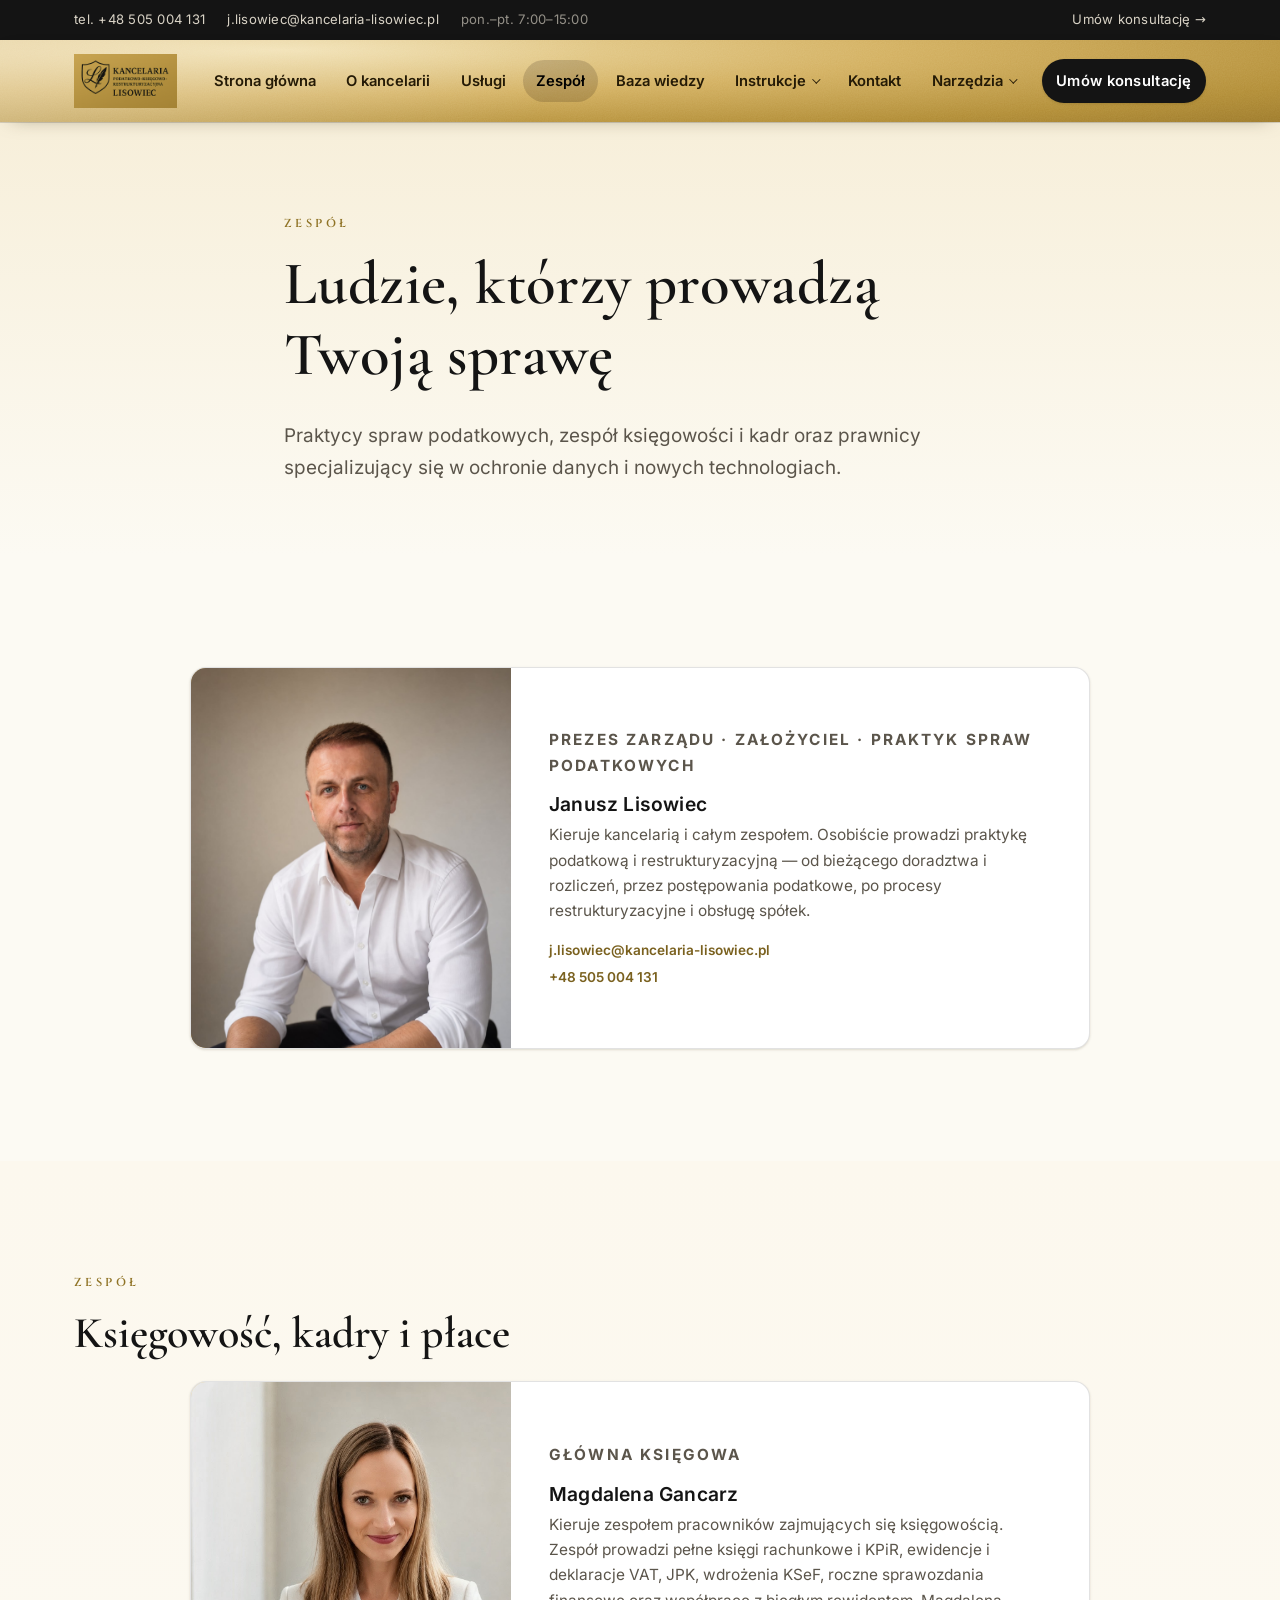
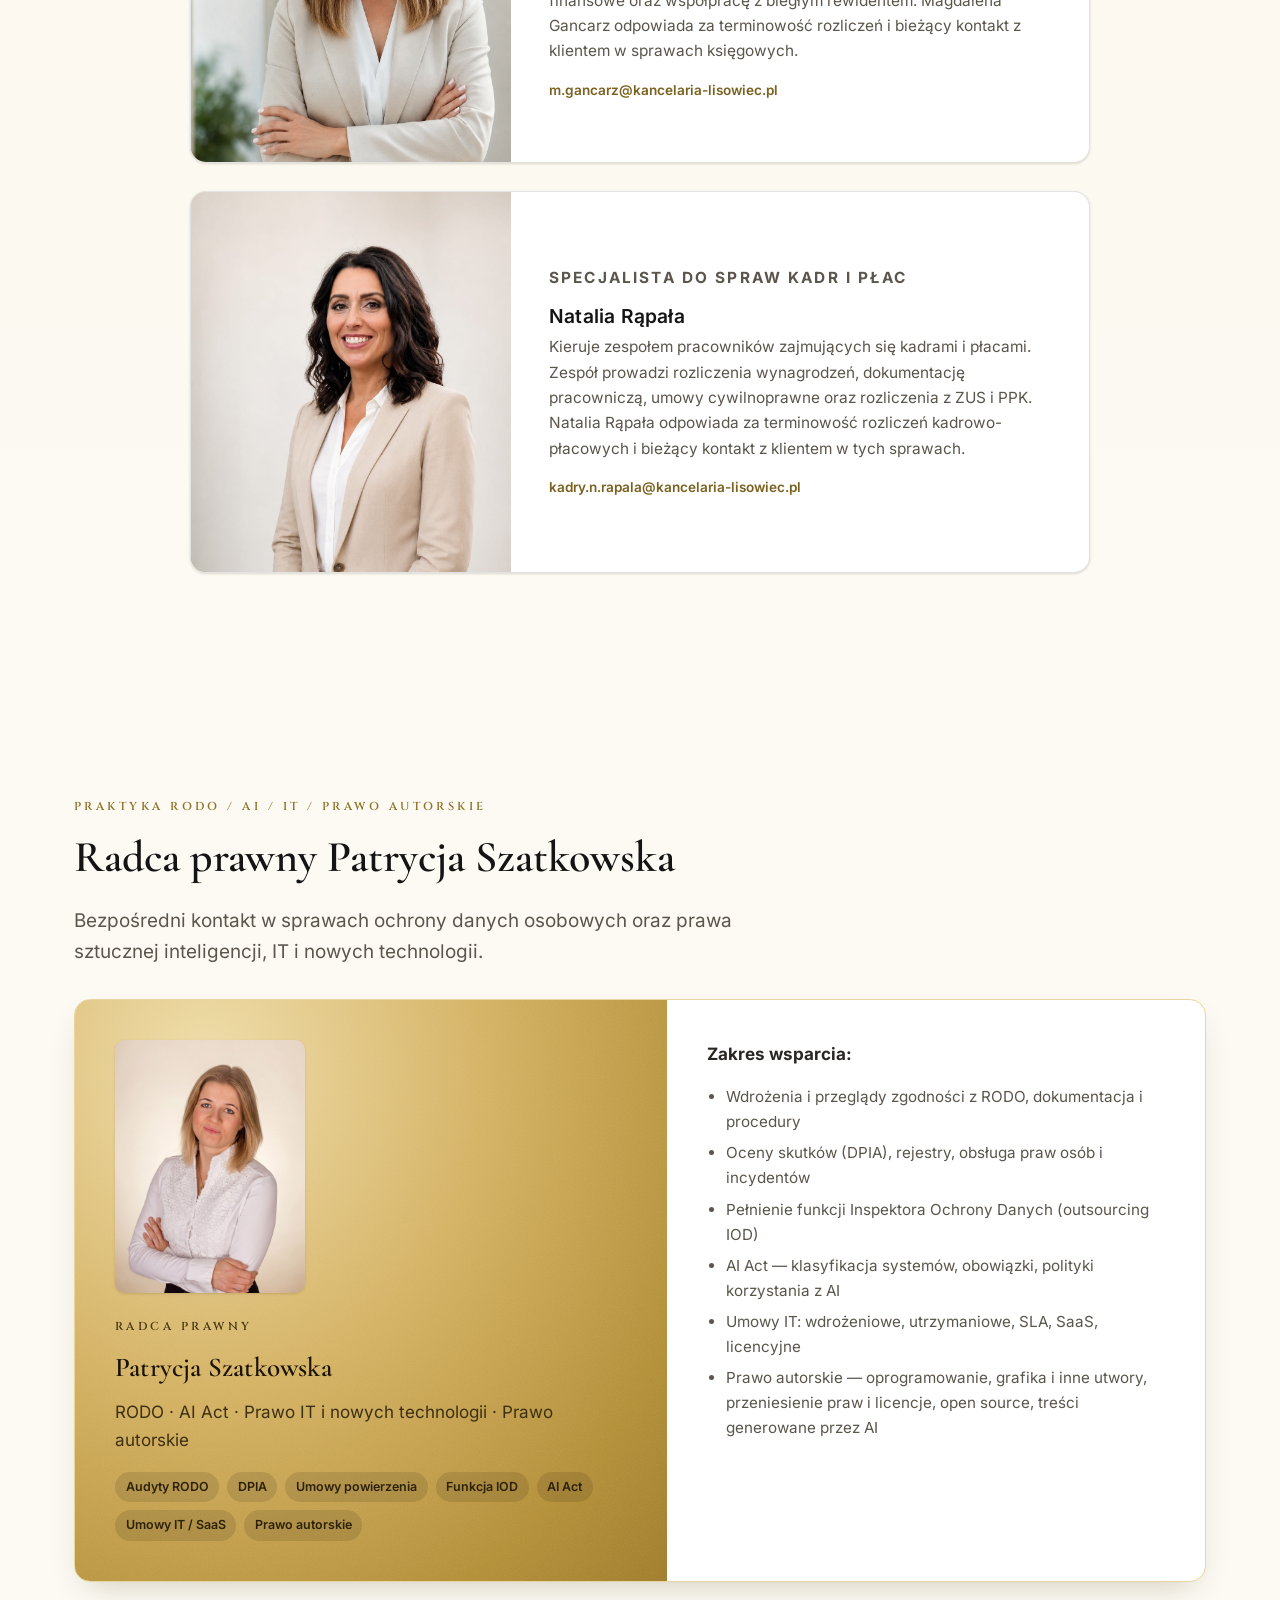
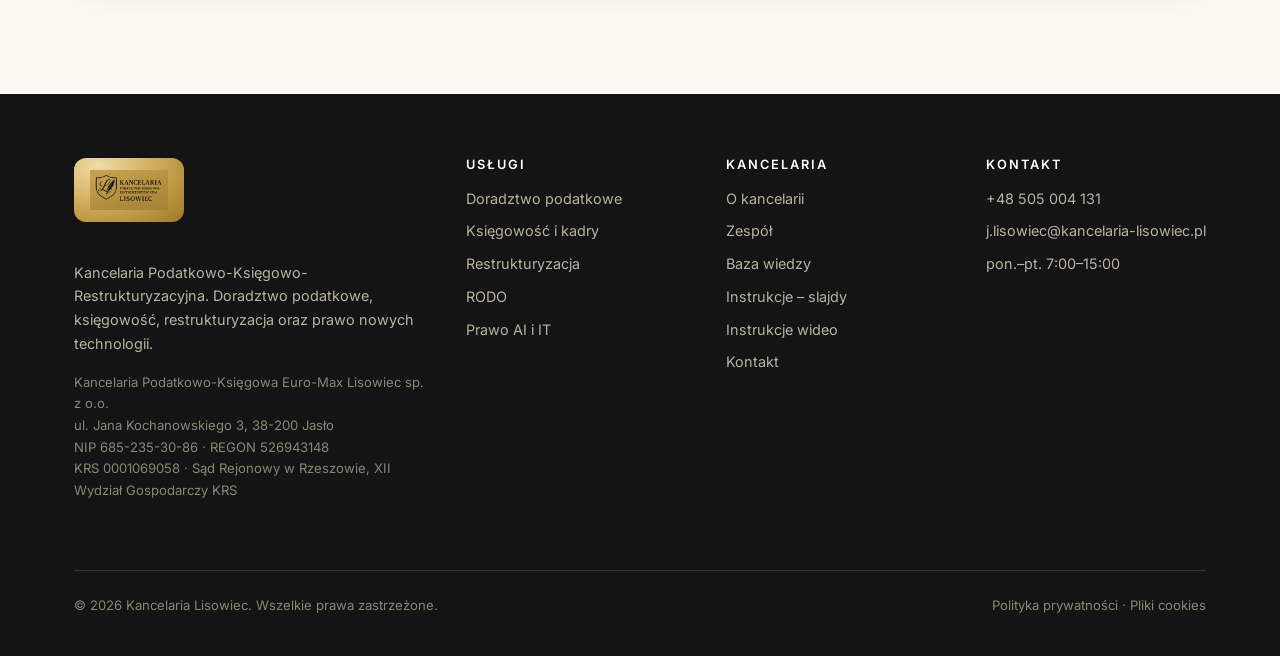
<file: zespol.html>
<!DOCTYPE html>
<html lang="pl">
<head>
<meta charset="UTF-8">
<meta name="viewport" content="width=device-width, initial-scale=1">
<title>Zespół – Kancelaria Lisowiec, Jasło</title>
<meta name="description" content="Zespół Kancelarii Lisowiec: Janusz Lisowiec (praktyk spraw podatkowych) oraz radca prawny Patrycja Szatkowska – RODO, AI, prawo IT i prawo autorskie.">
<meta name="theme-color" content="#B0902F">
<link rel="canonical" href="https://kancelarialisowiec.pl/zespol.html">
<meta property="og:type" content="website">
<meta property="og:site_name" content="Kancelaria Lisowiec">
<meta property="og:locale" content="pl_PL">
<meta property="og:title" content="Zespół – Kancelaria Lisowiec, Jasło">
<meta property="og:description" content="Zespół Kancelarii Lisowiec: Janusz Lisowiec (praktyk spraw podatkowych) oraz radca prawny Patrycja Szatkowska – RODO, AI, prawo IT i prawo autorskie.">
<meta property="og:url" content="https://kancelarialisowiec.pl/zespol.html">
<meta property="og:image" content="https://kancelarialisowiec.pl/assets/logo.png">
<meta name="twitter:card" content="summary_large_image">
<meta name="twitter:title" content="Zespół – Kancelaria Lisowiec, Jasło">
<meta name="twitter:description" content="Zespół Kancelarii Lisowiec: Janusz Lisowiec (praktyk spraw podatkowych) oraz radca prawny Patrycja Szatkowska – RODO, AI, prawo IT i prawo autorskie.">
<meta name="twitter:image" content="https://kancelarialisowiec.pl/assets/logo.png">
  <link rel="preload" href="assets/fonts/inter-400-latin.woff2" as="font" type="font/woff2" crossorigin>
  <link rel="preload" href="assets/fonts/cormorant-garamond-600-latin.woff2" as="font" type="font/woff2" crossorigin>
  <link rel="stylesheet" href="assets/czcionki.css">
<link rel="icon" type="image/png" href="assets/logo.png">
<link rel="stylesheet" href="assets/style.css">
</head>
<body>
<a class="skiplink" href="#main">Przejdź do treści</a>

<div class="topbar">
  <div class="container">
    <div class="topbar__meta">
      <a href="tel:+48505004131">tel. +48 505 004 131</a>
      <a href="mailto:j.lisowiec@kancelaria-lisowiec.pl">j.lisowiec@kancelaria-lisowiec.pl</a>
      <span>pon.–pt. 7:00–15:00</span>
    </div>
    <div class="topbar__meta"><a href="kontakt.html">Umów konsultację →</a></div>
  </div>
</div>

<header class="site-header">
  <div class="container">
    <a class="brand" href="index.html" aria-label="Strona główna — Kancelaria Podatkowo-Księgowo-Restrukturyzacyjna Lisowiec">
      <img class="brand__logo" src="assets/logo.png" alt="Kancelaria Podatkowo-Księgowo-Restrukturyzacyjna Lisowiec" width="1024" height="527">
    </a>
    <button class="nav-toggle" aria-label="Menu" aria-expanded="false" aria-controls="menu">
      <svg width="22" height="22" viewBox="0 0 24 24" fill="none" stroke="currentColor" stroke-width="2"><path d="M3 6h18M3 12h18M3 18h18"/></svg>
    </button>
    <nav class="nav" id="menu">
      <a href="index.html">Strona główna</a>
      <a href="o-kancelarii.html">O kancelarii</a>
      <a href="uslugi.html">Usługi</a>
      <a href="zespol.html" aria-current="page">Zespół</a>
      <a href="baza-wiedzy.html">Baza wiedzy</a>
      <div class="nav__dd">
        <button type="button" class="nav__dd-btn" aria-expanded="false">Instrukcje</button>
        <div class="nav__dd-menu">
          <a href="instrukcje-slajdy.html">Instrukcje – slajdy</a>
          <a href="baza-instrukcji.html">Instrukcje wideo</a>
        </div>
      </div>
      <a href="kontakt.html">Kontakt</a>
      <div class="nav__dd">
        <button type="button" class="nav__dd-btn" aria-expanded="false">Narzędzia</button>
        <div class="nav__dd-menu">
          <a href="nieobecnosci-urlopy.html">Panel klienta</a>
          <a href="filmy-instruktazowe.html">Filmy instruktażowe</a>
        </div>
      </div>
      <a class="btn btn--primary nav__cta" href="kontakt.html">Umów konsultację</a>
    </nav>
  </div>
</header>

<main id="main">

<section class="page-hero">
  <div class="container narrow">
    <p class="eyebrow">Zespół</p>
    <h1>Ludzie, którzy prowadzą Twoją sprawę</h1>
    <p class="lead">Praktycy spraw podatkowych, zespół księgowości i kadr oraz prawnicy specjalizujący się w ochronie danych i nowych technologiach.</p>
  </div>
</section>

<section class="section">
  <div class="container">
    <div class="lead-card" id="janusz-lisowiec">
      <div class="lead-card__photo"><img src="assets/lisowiec.jpg" alt="Janusz Lisowiec — prezes zarządu" width="1529" height="2048"></div>
      <div class="lead-card__body">
        <p class="person__role">Prezes zarządu · Założyciel · Praktyk spraw podatkowych</p>
        <h3>Janusz Lisowiec</h3>
        <p>Kieruje kancelarią i całym zespołem. Osobiście prowadzi praktykę podatkową i restrukturyzacyjną — od bieżącego doradztwa i rozliczeń, przez postępowania podatkowe, po procesy restrukturyzacyjne i obsługę spółek.</p>
        <div class="person__contact">
          <a href="mailto:j.lisowiec@kancelaria-lisowiec.pl">j.lisowiec@kancelaria-lisowiec.pl</a>
          <a href="tel:+48505004131">+48 505 004 131</a>
        </div>
      </div>
    </div>
  </div>
</section>

<section class="section section--tint">
  <div class="container">
    <p class="eyebrow">Zespół</p>
    <h2>Księgowość, kadry i płace</h2>

    <div class="lead-card">
      <div class="lead-card__photo"><img src="assets/magdalena-gancarz.jpg" alt="Magdalena Gancarz — główna księgowa" width="1023" height="1537"></div>
      <div class="lead-card__body">
        <p class="person__role">Główna księgowa</p>
        <h3>Magdalena Gancarz</h3>
        <p>Kieruje zespołem pracowników zajmujących się księgowością. Zespół prowadzi pełne księgi rachunkowe i KPiR, ewidencje i deklaracje VAT, JPK, wdrożenia KSeF, roczne sprawozdania finansowe oraz współpracę z biegłym rewidentem. Magdalena Gancarz odpowiada za terminowość rozliczeń i bieżący kontakt z klientem w sprawach księgowych.</p>
        <div class="person__contact">
          <a href="mailto:m.gancarz@kancelaria-lisowiec.pl">m.gancarz@kancelaria-lisowiec.pl</a>
        </div>
      </div>
    </div>

    <div class="lead-card">
      <div class="lead-card__photo"><img src="assets/natalia-rapala.jpg" alt="Natalia Rąpała — specjalista do spraw kadr i płac" width="1060" height="1484"></div>
      <div class="lead-card__body">
        <p class="person__role">Specjalista do spraw kadr i płac</p>
        <h3>Natalia Rąpała</h3>
        <p>Kieruje zespołem pracowników zajmujących się kadrami i płacami. Zespół prowadzi rozliczenia wynagrodzeń, dokumentację pracowniczą, umowy cywilnoprawne oraz rozliczenia z ZUS i PPK. Natalia Rąpała odpowiada za terminowość rozliczeń kadrowo-płacowych i bieżący kontakt z klientem w tych sprawach.</p>
        <div class="person__contact">
          <a href="mailto:kadry.n.rapala@kancelaria-lisowiec.pl">kadry.n.rapala@kancelaria-lisowiec.pl</a>
        </div>
      </div>
    </div>
  </div>
</section>

<section class="section" id="patrycja-szatkowska">
  <div class="container">
    <p class="eyebrow">Praktyka RODO / AI / IT / prawo autorskie</p>
    <h2>Radca prawny Patrycja Szatkowska</h2>
    <p class="lead" style="margin-bottom:32px">Bezpośredni kontakt w sprawach ochrony danych osobowych oraz prawa sztucznej inteligencji, IT i nowych technologii.</p>

    <div class="spec-card">
      <div class="spec-card__aside">
        <div class="spec-card__photo"><img src="assets/patrycja-szatkowska.jpg" alt="Patrycja Szatkowska — radca prawny" width="1060" height="1589"></div>
        <p class="eyebrow">Radca prawny</p>
        <h3>Patrycja Szatkowska</h3>
        <p style="color:#3d2f12;margin:.5rem 0 0">RODO · AI Act · Prawo IT i nowych technologii · Prawo autorskie</p>
        <div class="spec-card__tags">
          <span>Audyty RODO</span><span>DPIA</span><span>Umowy powierzenia</span>
          <span>Funkcja IOD</span><span>AI Act</span><span>Umowy IT / SaaS</span><span>Prawo autorskie</span>
        </div>
      </div>
      <div class="spec-card__main">
        <p style="margin-top:0"><b>Zakres wsparcia:</b></p>
        <ul>
          <li>Wdrożenia i przeglądy zgodności z RODO, dokumentacja i procedury</li>
          <li>Oceny skutków (DPIA), rejestry, obsługa praw osób i incydentów</li>
          <li>Pełnienie funkcji Inspektora Ochrony Danych (outsourcing IOD)</li>
          <li>AI Act — klasyfikacja systemów, obowiązki, polityki korzystania z AI</li>
          <li>Umowy IT: wdrożeniowe, utrzymaniowe, SLA, SaaS, licencyjne</li>
          <li>Prawo autorskie — oprogramowanie, grafika i inne utwory, przeniesienie praw i licencje, open source, treści generowane przez AI</li>
        </ul>
      </div>
    </div>
  </div>
</section>

</main>

<footer class="site-footer">
  <div class="container">
    <div class="footer-grid">
      <div>
        <p><span class="footer-logo"><img src="assets/logo.png" alt="Kancelaria Podatkowo-Księgowo-Restrukturyzacyjna Lisowiec" width="1024" height="527"></span></p>
        <p>Kancelaria Podatkowo-Księgowo-Restrukturyzacyjna. Doradztwo podatkowe, księgowość, restrukturyzacja oraz prawo nowych technologii.</p>
        <p style="font-size:.82rem;color:#8b8577">Kancelaria Podatkowo-Księgowa Euro-Max Lisowiec sp. z o.o.<br>ul. Jana Kochanowskiego 3, 38-200 Jasło<br>NIP 685-235-30-86 · REGON 526943148<br>KRS 0001069058 · Sąd Rejonowy w Rzeszowie, XII Wydział Gospodarczy KRS</p>
      </div>
      <div><h4>Usługi</h4><ul>
        <li><a href="uslugi.html#doradztwo-podatkowe">Doradztwo podatkowe</a></li>
        <li><a href="uslugi.html#ksiegowosc">Księgowość i kadry</a></li>
        <li><a href="uslugi.html#restrukturyzacja">Restrukturyzacja</a></li>
        <li><a href="uslugi.html#rodo">RODO</a></li>
        <li><a href="uslugi.html#ai-it">Prawo AI i IT</a></li>
      </ul></div>
      <div><h4>Kancelaria</h4><ul>
        <li><a href="o-kancelarii.html">O kancelarii</a></li>
        <li><a href="zespol.html">Zespół</a></li>
        <li><a href="baza-wiedzy.html">Baza wiedzy</a></li>
        <li><a href="instrukcje-slajdy.html">Instrukcje – slajdy</a></li>
        <li><a href="baza-instrukcji.html">Instrukcje wideo</a></li>
        <li><a href="kontakt.html">Kontakt</a></li>
      </ul></div>
      <div><h4>Kontakt</h4><ul>
        <li><a href="tel:+48505004131">+48 505 004 131</a></li>
        <li><a href="mailto:j.lisowiec@kancelaria-lisowiec.pl">j.lisowiec@kancelaria-lisowiec.pl</a></li>
        <li>pon.–pt. 7:00–15:00</li>
      </ul></div>
    </div>
    <div class="footer-bottom">
      <span>© <span data-year>2026</span> Kancelaria Lisowiec. Wszelkie prawa zastrzeżone.</span>
      <span><a href="polityka-prywatnosci.html">Polityka prywatności</a> · <a href="polityka-prywatnosci.html#cookies">Pliki cookies</a></span>
    </div>
  </div>
</footer>

<script src="assets/script.js"></script>
</body>
</html>
</file>
<file: assets/czcionki.css>
/* ============================================================
   Czcionki hostowane lokalnie (Cinzel, Cormorant Garamond, Inter)
   Pobrane z Google Fonts, licencja SIL Open Font License 1.1.
   Trzymane u nas, żeby strona nie wysyłała danych odwiedzających
   do serwerów zewnętrznych. NIE podłączać ponownie fonts.googleapis.com.
   ============================================================ */

@font-face{
  font-family:'Cinzel';
  font-style:normal;
  font-weight:500;
  font-display:swap;
  src:url(fonts/cinzel-500-latin-ext.woff2) format('woff2');
  unicode-range:U+0100-02BA, U+02BD-02C5, U+02C7-02CC, U+02CE-02D7, U+02DD-02FF, U+0304, U+0308, U+0329, U+1D00-1DBF, U+1E00-1E9F, U+1EF2-1EFF, U+2020, U+20A0-20AB, U+20AD-20C4, U+2113, U+2C60-2C7F, U+A720-A7FF;
}
@font-face{
  font-family:'Cinzel';
  font-style:normal;
  font-weight:500;
  font-display:swap;
  src:url(fonts/cinzel-500-latin.woff2) format('woff2');
  unicode-range:U+0000-00FF, U+0131, U+0152-0153, U+02BB-02BC, U+02C6, U+02DA, U+02DC, U+0304, U+0308, U+0329, U+2000-206F, U+20AC, U+2122, U+2191, U+2193, U+2212, U+2215, U+FEFF, U+FFFD;
}
@font-face{
  font-family:'Cinzel';
  font-style:normal;
  font-weight:600;
  font-display:swap;
  src:url(fonts/cinzel-600-latin-ext.woff2) format('woff2');
  unicode-range:U+0100-02BA, U+02BD-02C5, U+02C7-02CC, U+02CE-02D7, U+02DD-02FF, U+0304, U+0308, U+0329, U+1D00-1DBF, U+1E00-1E9F, U+1EF2-1EFF, U+2020, U+20A0-20AB, U+20AD-20C4, U+2113, U+2C60-2C7F, U+A720-A7FF;
}
@font-face{
  font-family:'Cinzel';
  font-style:normal;
  font-weight:600;
  font-display:swap;
  src:url(fonts/cinzel-600-latin.woff2) format('woff2');
  unicode-range:U+0000-00FF, U+0131, U+0152-0153, U+02BB-02BC, U+02C6, U+02DA, U+02DC, U+0304, U+0308, U+0329, U+2000-206F, U+20AC, U+2122, U+2191, U+2193, U+2212, U+2215, U+FEFF, U+FFFD;
}
@font-face{
  font-family:'Cinzel';
  font-style:normal;
  font-weight:700;
  font-display:swap;
  src:url(fonts/cinzel-700-latin-ext.woff2) format('woff2');
  unicode-range:U+0100-02BA, U+02BD-02C5, U+02C7-02CC, U+02CE-02D7, U+02DD-02FF, U+0304, U+0308, U+0329, U+1D00-1DBF, U+1E00-1E9F, U+1EF2-1EFF, U+2020, U+20A0-20AB, U+20AD-20C4, U+2113, U+2C60-2C7F, U+A720-A7FF;
}
@font-face{
  font-family:'Cinzel';
  font-style:normal;
  font-weight:700;
  font-display:swap;
  src:url(fonts/cinzel-700-latin.woff2) format('woff2');
  unicode-range:U+0000-00FF, U+0131, U+0152-0153, U+02BB-02BC, U+02C6, U+02DA, U+02DC, U+0304, U+0308, U+0329, U+2000-206F, U+20AC, U+2122, U+2191, U+2193, U+2212, U+2215, U+FEFF, U+FFFD;
}
@font-face{
  font-family:'Cormorant Garamond';
  font-style:italic;
  font-weight:500;
  font-display:swap;
  src:url(fonts/cormorant-garamond-500i-latin-ext.woff2) format('woff2');
  unicode-range:U+0100-02BA, U+02BD-02C5, U+02C7-02CC, U+02CE-02D7, U+02DD-02FF, U+0304, U+0308, U+0329, U+1D00-1DBF, U+1E00-1E9F, U+1EF2-1EFF, U+2020, U+20A0-20AB, U+20AD-20C4, U+2113, U+2C60-2C7F, U+A720-A7FF;
}
@font-face{
  font-family:'Cormorant Garamond';
  font-style:italic;
  font-weight:500;
  font-display:swap;
  src:url(fonts/cormorant-garamond-500i-latin.woff2) format('woff2');
  unicode-range:U+0000-00FF, U+0131, U+0152-0153, U+02BB-02BC, U+02C6, U+02DA, U+02DC, U+0304, U+0308, U+0329, U+2000-206F, U+20AC, U+2122, U+2191, U+2193, U+2212, U+2215, U+FEFF, U+FFFD;
}
@font-face{
  font-family:'Cormorant Garamond';
  font-style:normal;
  font-weight:500;
  font-display:swap;
  src:url(fonts/cormorant-garamond-500-latin-ext.woff2) format('woff2');
  unicode-range:U+0100-02BA, U+02BD-02C5, U+02C7-02CC, U+02CE-02D7, U+02DD-02FF, U+0304, U+0308, U+0329, U+1D00-1DBF, U+1E00-1E9F, U+1EF2-1EFF, U+2020, U+20A0-20AB, U+20AD-20C4, U+2113, U+2C60-2C7F, U+A720-A7FF;
}
@font-face{
  font-family:'Cormorant Garamond';
  font-style:normal;
  font-weight:500;
  font-display:swap;
  src:url(fonts/cormorant-garamond-500-latin.woff2) format('woff2');
  unicode-range:U+0000-00FF, U+0131, U+0152-0153, U+02BB-02BC, U+02C6, U+02DA, U+02DC, U+0304, U+0308, U+0329, U+2000-206F, U+20AC, U+2122, U+2191, U+2193, U+2212, U+2215, U+FEFF, U+FFFD;
}
@font-face{
  font-family:'Cormorant Garamond';
  font-style:normal;
  font-weight:600;
  font-display:swap;
  src:url(fonts/cormorant-garamond-600-latin-ext.woff2) format('woff2');
  unicode-range:U+0100-02BA, U+02BD-02C5, U+02C7-02CC, U+02CE-02D7, U+02DD-02FF, U+0304, U+0308, U+0329, U+1D00-1DBF, U+1E00-1E9F, U+1EF2-1EFF, U+2020, U+20A0-20AB, U+20AD-20C4, U+2113, U+2C60-2C7F, U+A720-A7FF;
}
@font-face{
  font-family:'Cormorant Garamond';
  font-style:normal;
  font-weight:600;
  font-display:swap;
  src:url(fonts/cormorant-garamond-600-latin.woff2) format('woff2');
  unicode-range:U+0000-00FF, U+0131, U+0152-0153, U+02BB-02BC, U+02C6, U+02DA, U+02DC, U+0304, U+0308, U+0329, U+2000-206F, U+20AC, U+2122, U+2191, U+2193, U+2212, U+2215, U+FEFF, U+FFFD;
}
@font-face{
  font-family:'Inter';
  font-style:normal;
  font-weight:400;
  font-display:swap;
  src:url(fonts/inter-400-latin-ext.woff2) format('woff2');
  unicode-range:U+0100-02BA, U+02BD-02C5, U+02C7-02CC, U+02CE-02D7, U+02DD-02FF, U+0304, U+0308, U+0329, U+1D00-1DBF, U+1E00-1E9F, U+1EF2-1EFF, U+2020, U+20A0-20AB, U+20AD-20C4, U+2113, U+2C60-2C7F, U+A720-A7FF;
}
@font-face{
  font-family:'Inter';
  font-style:normal;
  font-weight:400;
  font-display:swap;
  src:url(fonts/inter-400-latin.woff2) format('woff2');
  unicode-range:U+0000-00FF, U+0131, U+0152-0153, U+02BB-02BC, U+02C6, U+02DA, U+02DC, U+0304, U+0308, U+0329, U+2000-206F, U+20AC, U+2122, U+2191, U+2193, U+2212, U+2215, U+FEFF, U+FFFD;
}
@font-face{
  font-family:'Inter';
  font-style:normal;
  font-weight:500;
  font-display:swap;
  src:url(fonts/inter-500-latin-ext.woff2) format('woff2');
  unicode-range:U+0100-02BA, U+02BD-02C5, U+02C7-02CC, U+02CE-02D7, U+02DD-02FF, U+0304, U+0308, U+0329, U+1D00-1DBF, U+1E00-1E9F, U+1EF2-1EFF, U+2020, U+20A0-20AB, U+20AD-20C4, U+2113, U+2C60-2C7F, U+A720-A7FF;
}
@font-face{
  font-family:'Inter';
  font-style:normal;
  font-weight:500;
  font-display:swap;
  src:url(fonts/inter-500-latin.woff2) format('woff2');
  unicode-range:U+0000-00FF, U+0131, U+0152-0153, U+02BB-02BC, U+02C6, U+02DA, U+02DC, U+0304, U+0308, U+0329, U+2000-206F, U+20AC, U+2122, U+2191, U+2193, U+2212, U+2215, U+FEFF, U+FFFD;
}
@font-face{
  font-family:'Inter';
  font-style:normal;
  font-weight:600;
  font-display:swap;
  src:url(fonts/inter-600-latin-ext.woff2) format('woff2');
  unicode-range:U+0100-02BA, U+02BD-02C5, U+02C7-02CC, U+02CE-02D7, U+02DD-02FF, U+0304, U+0308, U+0329, U+1D00-1DBF, U+1E00-1E9F, U+1EF2-1EFF, U+2020, U+20A0-20AB, U+20AD-20C4, U+2113, U+2C60-2C7F, U+A720-A7FF;
}
@font-face{
  font-family:'Inter';
  font-style:normal;
  font-weight:600;
  font-display:swap;
  src:url(fonts/inter-600-latin.woff2) format('woff2');
  unicode-range:U+0000-00FF, U+0131, U+0152-0153, U+02BB-02BC, U+02C6, U+02DA, U+02DC, U+0304, U+0308, U+0329, U+2000-206F, U+20AC, U+2122, U+2191, U+2193, U+2212, U+2215, U+FEFF, U+FFFD;
}
@font-face{
  font-family:'Inter';
  font-style:normal;
  font-weight:700;
  font-display:swap;
  src:url(fonts/inter-700-latin-ext.woff2) format('woff2');
  unicode-range:U+0100-02BA, U+02BD-02C5, U+02C7-02CC, U+02CE-02D7, U+02DD-02FF, U+0304, U+0308, U+0329, U+1D00-1DBF, U+1E00-1E9F, U+1EF2-1EFF, U+2020, U+20A0-20AB, U+20AD-20C4, U+2113, U+2C60-2C7F, U+A720-A7FF;
}
@font-face{
  font-family:'Inter';
  font-style:normal;
  font-weight:700;
  font-display:swap;
  src:url(fonts/inter-700-latin.woff2) format('woff2');
  unicode-range:U+0000-00FF, U+0131, U+0152-0153, U+02BB-02BC, U+02C6, U+02DA, U+02DC, U+0304, U+0308, U+0329, U+2000-206F, U+20AC, U+2122, U+2191, U+2193, U+2212, U+2215, U+FEFF, U+FFFD;
}
</file>
<file: assets/style.css>
/* ============================================================
   Kancelaria Podatkowo-Księgowo-Restrukturyzacyjna LISOWIEC
   style.css  —  paleta złota / czerń, wg logo
   ============================================================ */

:root{
  /* --- złoto (od jasnego metalicznego do głębokiego) --- */
  --gold-900:#5E4A16;
  --gold-800:#7A611F;
  --gold-700:#8F7325;
  --gold-600:#B0902F;
  --gold-500:#C9A44C;
  --gold-400:#DBBE73;
  --gold-300:#E9D5A1;
  --gold-200:#F1E5C6;
  --gold-100:#F7EFDA;
  --gold-50:#FCF8EE;

  /* --- czerń / neutralne --- */
  --ink:#141414;
  --ink-soft:#292723;
  --muted:#5b554b;
  --paper:#FCFAF3;
  --white:#ffffff;
  --line:rgba(20,20,20,.12);
  --line-strong:rgba(20,20,20,.22);

  --shadow-sm:0 1px 3px rgba(60,45,10,.10),0 1px 2px rgba(60,45,10,.06);
  --shadow-md:0 14px 34px -14px rgba(60,45,10,.26);
  --shadow-lg:0 34px 70px -24px rgba(60,45,10,.38);

  --radius:16px;
  --radius-sm:10px;
  --maxw:1180px;

  --font-display:'Cinzel',Georgia,'Times New Roman',serif;
  --font-serif:'Cormorant Garamond',Georgia,serif;
  --font-sans:'Inter',system-ui,-apple-system,'Segoe UI',Roboto,sans-serif;

  --gold-gradient:radial-gradient(125% 145% at 22% 12%,#EFDCA8 0%,#D3B061 38%,#B18C36 70%,#8E6C22 100%);
  --gold-sheen:linear-gradient(135deg,rgba(255,255,255,.35),rgba(255,255,255,0) 45%);
  --gold-grain:url("data:image/svg+xml,%3Csvg xmlns='http://www.w3.org/2000/svg' width='180' height='180'%3E%3Cfilter id='n'%3E%3CfeTurbulence type='fractalNoise' baseFrequency='0.85' numOctaves='2' stitchTiles='stitch' result='noise'/%3E%3CfeColorMatrix in='noise' type='matrix' values='0 0 0 0 1  0 0 0 0 0.96  0 0 0 0 0.86  0 0 0 0.5 0'/%3E%3C/filter%3E%3Crect width='100%25' height='100%25' filter='url(%23n)'/%3E%3C/svg%3E");
}

*,*::before,*::after{box-sizing:border-box}
html{scroll-behavior:smooth}
body{
  margin:0;
  font-family:var(--font-sans);
  color:var(--ink-soft);
  background:var(--paper);
  font-size:17px;
  line-height:1.65;
  -webkit-font-smoothing:antialiased;
  text-rendering:optimizeLegibility;
}
img{max-width:100%;display:block}
a{color:inherit;text-decoration:none}
button{font:inherit}

h1,h2,h3,h4{color:var(--ink);line-height:1.16;margin:0 0 .5em;font-weight:600}
h1{font-family:var(--font-serif);font-size:clamp(2.4rem,5.2vw,3.8rem);letter-spacing:.4px}
h2{font-family:var(--font-serif);font-size:clamp(1.9rem,3.6vw,2.75rem)}
h3{font-size:1.2rem;letter-spacing:.2px}
p{margin:0 0 1rem}

.container{max-width:var(--maxw);margin:0 auto;padding:0 24px}
.section{padding:clamp(58px,9vw,112px) 0}
.section--tint{background:linear-gradient(180deg,var(--gold-50),var(--paper))}
.section--ink{background:var(--ink);color:#e9e5db}
.section--ink h2,.section--ink h3{color:#fff}
.narrow{max-width:760px}
.center{text-align:center}
.center .lead{margin-left:auto;margin-right:auto}

.eyebrow{
  font-family:var(--font-display);
  text-transform:uppercase;
  letter-spacing:.3em;
  font-size:.72rem;
  font-weight:600;
  color:var(--gold-700);
  margin:0 0 1rem;
}
.section--ink .eyebrow{color:var(--gold-400)}
.lead{font-size:1.18rem;color:var(--muted);max-width:62ch}
.section--ink .lead{color:#cfc9bc}

/* ---------- przyciski ---------- */
.btn{
  display:inline-flex;align-items:center;gap:.55em;
  padding:.9em 1.6em;border-radius:999px;
  font-weight:600;font-size:.95rem;letter-spacing:.02em;
  border:1.5px solid transparent;cursor:pointer;
  transition:transform .16s ease,box-shadow .16s ease,background .16s ease,color .16s ease;
}
.btn:hover{transform:translateY(-2px)}
.btn--primary{background:var(--ink);color:#fff;box-shadow:var(--shadow-sm)}
.btn--primary:hover{background:#000;box-shadow:var(--shadow-md)}
.btn--gold{background:var(--gold-gradient);color:#20180a;box-shadow:var(--shadow-sm)}
.btn--gold:hover{box-shadow:var(--shadow-md)}
.btn--ghost{border-color:var(--line-strong);color:var(--ink)}
.btn--ghost:hover{border-color:var(--ink);background:rgba(20,20,20,.04)}
.section--ink .btn--ghost{border-color:rgba(255,255,255,.3);color:#fff}
.section--ink .btn--ghost:hover{border-color:#fff;background:rgba(255,255,255,.08)}

/* ---------- pasek narzędziowy ---------- */
.topbar{background:var(--ink);color:#d9d3c6;font-size:.82rem;letter-spacing:.02em}
.topbar .container{display:flex;justify-content:space-between;align-items:center;gap:16px;min-height:40px}
.topbar a:hover{color:var(--gold-300)}
.topbar__meta{display:flex;gap:22px;flex-wrap:wrap}
.topbar__meta span{opacity:.65}

/* ---------- nagłówek / nawigacja ---------- */
.site-header{position:sticky;top:0;z-index:50;background:var(--gold-gradient);box-shadow:0 1px 0 rgba(0,0,0,.14),0 6px 20px -12px rgba(60,45,10,.5)}
.site-header::before{content:"";position:absolute;inset:0;background-image:var(--gold-grain);mix-blend-mode:soft-light;opacity:.5;pointer-events:none}
.site-header::after{content:"";position:absolute;inset:0;background:var(--gold-sheen);pointer-events:none}
.site-header .container{position:relative;z-index:1;display:flex;align-items:center;justify-content:space-between;min-height:82px;gap:24px}

.brand{display:flex;align-items:center;gap:14px}
.brand__logo{height:54px;width:auto;display:block}

.nav{display:flex;align-items:center;gap:4px}
.nav a{
  padding:.6em .9em;border-radius:999px;font-size:.92rem;font-weight:600;
  color:#241a06;transition:background .15s ease,color .15s ease;
}
.nav a:hover{background:rgba(20,12,0,.09);color:#000}
.nav a[aria-current="page"]{background:rgba(20,12,0,.16);color:#000}
.nav a,.nav__dd-btn{white-space:nowrap}
.nav__cta{margin-left:10px}
.nav a.nav__cta,.nav a.nav__cta:hover{color:#fff}
.nav a.nav__cta:hover{background:#000}

.nav-toggle{display:none;background:none;border:1.5px solid rgba(20,12,0,.35);border-radius:10px;width:44px;height:44px;cursor:pointer;color:#1a1305}
.nav-toggle svg{margin:auto}

.nav__dd{position:relative}
.nav__dd-btn{
  font-family:inherit;font-size:.92rem;font-weight:600;color:#241a06;cursor:pointer;
  background:none;border:0;padding:.6em .9em;border-radius:999px;
  display:inline-flex;align-items:center;gap:.4em;transition:background .15s ease,color .15s ease;
}
.nav__dd-btn::after{content:"";width:.4em;height:.4em;border-right:1.7px solid currentColor;border-bottom:1.7px solid currentColor;transform:rotate(45deg) translateY(-2px);transition:transform .18s ease}
.nav__dd-btn:hover{background:rgba(20,12,0,.09);color:#000}
.nav__dd-btn--active{background:rgba(20,12,0,.16);color:#000}
.nav__dd.is-open .nav__dd-btn::after{transform:rotate(-135deg) translateY(-1px)}
.nav__dd-menu{
  position:absolute;top:calc(100% + 8px);left:0;min-width:216px;z-index:60;
  background:var(--white);border:1px solid var(--line);border-radius:14px;
  box-shadow:var(--shadow-md);padding:6px;display:none;flex-direction:column;gap:2px;
}
.nav__dd.is-open .nav__dd-menu{display:flex}
.nav__dd-menu a{padding:.6em .8em;border-radius:8px;font-size:.9rem;white-space:nowrap}

/* ---------- hero ---------- */
.hero{position:relative;overflow:hidden;background:var(--gold-gradient);color:#1c1508}
.hero::before{content:"";position:absolute;inset:0;background-image:var(--gold-grain);mix-blend-mode:soft-light;opacity:.55;pointer-events:none}
.hero::after{content:"";position:absolute;inset:0;background:var(--gold-sheen);pointer-events:none}
.hero .container{position:relative;z-index:1;padding-top:clamp(64px,10vw,120px);padding-bottom:clamp(64px,10vw,120px)}
.hero .eyebrow{color:#4a3912}
.hero__brand{margin-bottom:clamp(22px,3.6vw,40px);padding-bottom:clamp(16px,2.6vw,26px);border-bottom:1px solid rgba(28,21,8,.3)}
.hero__brand-pre{font-family:var(--font-display);text-transform:uppercase;letter-spacing:.24em;font-size:clamp(.68rem,1.3vw,.86rem);font-weight:600;color:#5a4718;margin:0 0 .5em}
.hero__brand-name{font-family:var(--font-display);text-transform:uppercase;letter-spacing:.12em;font-weight:700;font-size:clamp(2.8rem,6.4vw,4.4rem);line-height:1;color:#1a1305;margin:0}
.hero h1{color:#3a2d0e;max-width:26ch;font-size:clamp(1.55rem,3vw,2.3rem);font-weight:500;letter-spacing:.2px}
.hero .lead{color:#3d2f12;font-weight:500;max-width:54ch}
.hero__actions{display:flex;gap:14px;flex-wrap:wrap;margin-top:2rem}
.hero__stats{display:flex;gap:40px;flex-wrap:wrap;margin-top:3rem;border-top:1px solid rgba(28,21,8,.25);padding-top:1.6rem}
.hero__stat b{display:block;font-family:var(--font-serif);font-size:2rem;color:#1a1305;line-height:1}
.hero__stat span{font-size:.86rem;color:#43340f;letter-spacing:.03em}
.hero__inner{display:flex;align-items:center;gap:clamp(28px,6vw,80px)}
.hero__text{flex:1 1 auto;min-width:0}
.hero__crest{flex:0 0 auto;width:clamp(210px,24vw,320px);height:auto;align-self:flex-start;margin-top:clamp(6px,2vw,26px);margin-right:clamp(28px,7vw,104px);filter:drop-shadow(0 10px 26px rgba(28,21,8,.22))}

/* ---------- siatki ---------- */
.grid{display:grid;gap:24px}
.grid--2{grid-template-columns:repeat(2,1fr)}
.grid--3{grid-template-columns:repeat(3,1fr)}
.grid--4{grid-template-columns:repeat(4,1fr)}

/* ---------- karty usług ---------- */
.card{
  position:relative;overflow:hidden;
  background:var(--white);border:1px solid var(--line);border-radius:var(--radius);
  padding:30px;box-shadow:var(--shadow-sm);
  transition:transform .18s ease,box-shadow .18s ease,border-color .18s ease;
}
.card::before{content:"";position:absolute;top:0;left:0;right:0;height:3px;background:var(--gold-gradient);transform:scaleX(0);transform-origin:left;transition:transform .28s ease}
.card:hover{transform:translateY(-4px);box-shadow:var(--shadow-md);border-color:var(--gold-300)}
.card:hover::before{transform:scaleX(1)}
.card__icon{width:46px;height:46px;border-radius:12px;background:var(--gold-100);color:var(--gold-800);display:flex;align-items:center;justify-content:center;margin-bottom:18px;transition:background .2s ease,color .2s ease}
.card:hover .card__icon{background:var(--gold-gradient);color:#2c2109}
.card__icon svg{width:24px;height:24px}
.card h3{margin-bottom:.4em}
.card p{font-size:.96rem;color:var(--muted);margin-bottom:.8em}
.card__link{font-weight:600;font-size:.9rem;color:var(--gold-800)}
.card__link::after{content:" →"}
/* ---------- narzędzia (kafelki aplikacji) ---------- */
.tool-card{display:flex;flex-direction:column}
.tool-card__badges{display:flex;flex-wrap:wrap;gap:6px;margin-bottom:16px}
.tool-card__badges span{background:var(--gold-100);color:var(--gold-900);font-size:.74rem;font-weight:600;padding:.35em .8em;border-radius:999px}
.tool-card__badges .tool-card__soon{background:var(--ink);color:#fff}
.tool-card__btn{align-self:flex-start;margin-top:auto}
.btn.is-disabled{opacity:.45;cursor:not-allowed;pointer-events:none;box-shadow:none}
.tool-note{margin-top:28px;font-size:.95rem;color:var(--muted)}
.tool-note a{color:var(--gold-800);font-weight:600}

/* ---------- lista atutów ---------- */
.feature{display:flex;gap:16px;align-items:flex-start}
.feature__num{font-family:var(--font-serif);font-size:1.5rem;color:var(--gold-700);flex:none;width:2ch}
.feature h3{margin-bottom:.25em}
.feature p{color:var(--muted);font-size:.96rem;margin:0}

/* ---------- baza wiedzy ---------- */
.article-card{position:relative;display:flex;flex-direction:column;background:var(--white);border:1px solid var(--line);border-radius:var(--radius);overflow:hidden;box-shadow:var(--shadow-sm);transition:transform .18s ease,box-shadow .18s ease}
.article-card::before{content:"";position:absolute;top:0;left:0;right:0;height:3px;background:var(--gold-gradient);transform:scaleX(0);transform-origin:left;transition:transform .28s ease;z-index:1}
.article-card:hover{transform:translateY(-4px);box-shadow:var(--shadow-md)}
.article-card:hover::before{transform:scaleX(1)}
.article-card__body{padding:24px 26px 28px}
.article-card__tag{display:inline-block;font-size:.72rem;letter-spacing:.14em;text-transform:uppercase;font-weight:700;color:var(--gold-800);background:var(--gold-100);padding:.35em .8em;border-radius:999px;margin-bottom:14px}
.article-card h3{font-size:1.12rem;margin-bottom:.4em}
.article-card p{font-size:.93rem;color:var(--muted);margin-bottom:1em}
.article-card__meta{font-size:.8rem;color:#8a8375;letter-spacing:.02em}

/* ---------- instrukcje wideo ---------- */
.instr{display:grid;grid-template-columns:minmax(0,1.15fr) 1fr;gap:38px;align-items:start;padding:40px 0;border-top:1px solid var(--line)}
.instr:first-of-type{border-top:0;padding-top:0}
.instr__media video{width:100%;aspect-ratio:16/9;display:block;background:#000;border-radius:var(--radius);box-shadow:var(--shadow-sm)}
.instr__body h2{font-size:clamp(1.35rem,2.5vw,1.85rem);margin:.4em 0 .3em}
.instr__body>p{font-size:.95rem;color:var(--muted);margin-bottom:.6em}
.instr__steps{margin:.8em 0 0;padding-left:1.25em}
.instr__steps li{margin-bottom:.5em;font-size:.93rem;color:var(--muted)}
@media (max-width:820px){.instr{grid-template-columns:1fr;gap:20px;padding:32px 0}}
/* Filmy instruktażowe: kafelki — film i tytuł, bez opisów kroków (siatka 2 kolumny, 1 na telefonie) */
.instr-siatka{display:grid;grid-template-columns:repeat(2,minmax(0,1fr));gap:34px 32px;align-items:start}
.instr-siatka .instr{display:block;padding:0;border-top:0}
.instr-siatka .instr__body{margin-top:14px}
.instr-siatka .instr__body h2{font-size:clamp(1.1rem,1.8vw,1.3rem);margin:.45em 0 0}
@media (max-width:820px){.instr-siatka{grid-template-columns:1fr;gap:28px}}

.filter-bar{display:flex;gap:10px;flex-wrap:wrap;margin-bottom:36px}
.filter-bar button{
  padding:.55em 1.1em;border-radius:999px;border:1.5px solid var(--line-strong);
  background:none;color:var(--ink-soft);font-size:.86rem;font-weight:500;cursor:pointer;transition:.15s;
}
.filter-bar button:hover{border-color:var(--ink)}
.filter-bar button.is-active{background:var(--ink);color:#fff;border-color:var(--ink)}

/* ---------- zespół ---------- */
.person{background:var(--white);border:1px solid var(--line);border-radius:var(--radius);overflow:hidden;box-shadow:var(--shadow-sm)}
.person__photo{aspect-ratio:4/5;background:var(--gold-gradient);position:relative;display:flex;align-items:flex-end;justify-content:center}
.person__photo span{font-family:var(--font-display);font-size:3.4rem;color:rgba(28,21,8,.35);position:absolute;top:50%;left:50%;transform:translate(-50%,-50%)}
.person__photo img{position:absolute;inset:0;width:100%;height:100%;object-fit:cover;object-position:50% 12%}
.person__body{padding:24px 26px 28px}
.person__role{font-size:.78rem;letter-spacing:.14em;text-transform:uppercase;color:var(--gold-800);font-weight:700;margin-bottom:8px}
.person h3{margin-bottom:.3em}
.person p{font-size:.92rem;color:var(--muted);margin-bottom:.9em}
.person__contact{font-size:.85rem;display:flex;flex-direction:column;gap:4px}
.person__contact a{color:var(--gold-800);font-weight:600}
.lead-card{display:grid;grid-template-columns:320px 1fr;background:var(--white);border:1px solid var(--line);border-radius:var(--radius);overflow:hidden;box-shadow:var(--shadow-sm);max-width:900px;margin-inline:auto}
.lead-card + .lead-card{margin-top:28px}
.lead-card__photo{position:relative;min-height:380px;background:var(--gold-gradient)}
.lead-card__photo img{position:absolute;inset:0;width:100%;height:100%;object-fit:cover;object-position:50% 10%}
.lead-card__photo span{position:absolute;inset:0;display:flex;align-items:center;justify-content:center;font-family:var(--font-display);font-size:3.6rem;letter-spacing:.06em;color:rgba(28,21,8,.42)}
.lead-card__body{padding:36px 38px;align-self:center}
.lead-card__body h3{margin-bottom:.35em}
.lead-card__body>p{font-size:.96rem;color:var(--muted);margin-bottom:1em}
@media (max-width:640px){.lead-card{grid-template-columns:1fr}.lead-card__photo{min-height:340px}}

/* ---------- karta kontaktowa wyróżniona ---------- */
.spec-card{
  display:grid;grid-template-columns:1.1fr 1fr;gap:0;
  background:var(--white);border:1px solid var(--gold-300);border-radius:var(--radius);
  overflow:hidden;box-shadow:var(--shadow-md);
}
.spec-card__aside{position:relative;overflow:hidden;background:var(--gold-gradient);color:#1c1508;padding:40px}
.spec-card__aside::before{content:"";position:absolute;inset:0;background-image:var(--gold-grain);mix-blend-mode:soft-light;opacity:.5;pointer-events:none}
.spec-card__aside>*{position:relative;z-index:1}
.spec-card__aside .eyebrow{color:#4a3912}
.spec-card__photo{width:190px;aspect-ratio:3/4;margin-bottom:24px;border-radius:calc(var(--radius) - 6px);overflow:hidden;box-shadow:var(--shadow-sm)}
.spec-card__photo img{display:block;width:100%;height:100%;object-fit:cover;object-position:50% 12%}
.spec-card__aside h3{color:#1a1305;font-family:var(--font-serif);font-size:1.7rem}
.spec-card__tags{display:flex;flex-wrap:wrap;gap:8px;margin-top:18px}
.spec-card__tags span{background:rgba(28,21,8,.12);color:#2c2109;font-size:.78rem;font-weight:600;padding:.4em .85em;border-radius:999px}
.spec-card__main{padding:40px}
.spec-card__main ul{margin:0 0 20px;padding-left:1.1em}
.spec-card__main li{margin-bottom:.4em;color:var(--muted);font-size:.95rem}
.contact-line{display:flex;gap:10px;align-items:center;font-size:.95rem;margin-bottom:8px}
.contact-line svg{width:18px;height:18px;color:var(--gold-700);flex:none}

/* ---------- formularz ---------- */
.form{display:grid;gap:18px}
.form__row{display:grid;grid-template-columns:1fr 1fr;gap:18px}
.field{display:flex;flex-direction:column;gap:6px}
.field label{font-size:.85rem;font-weight:600;color:var(--ink)}
.field input,.field textarea,.field select{
  padding:.8em .9em;border:1.5px solid var(--line-strong);border-radius:10px;
  font:inherit;background:var(--white);color:var(--ink);transition:border-color .15s;
}
.field input:focus,.field textarea:focus,.field select:focus{outline:none;border-color:var(--gold-600);box-shadow:0 0 0 3px var(--gold-100)}
.field textarea{min-height:130px;resize:vertical}
.form__consent{font-size:.82rem;color:var(--muted);display:flex;gap:10px;align-items:flex-start}
.form__consent input{margin-top:4px}
.form__note{font-size:.82rem;color:#8a8375}

/* ---------- info / dane kontaktowe ---------- */
.info-list{list-style:none;padding:0;margin:0;display:grid;gap:18px}
.info-list li{display:flex;gap:14px}
.info-list svg{width:20px;height:20px;color:var(--gold-700);flex:none;margin-top:3px}
.info-list b{display:block;color:var(--ink)}
.info-list span{font-size:.95rem;color:var(--muted)}

/* ---------- pasek CTA ---------- */
.cta-band{position:relative;overflow:hidden;background:var(--gold-gradient);color:#1c1508;border-radius:var(--radius);padding:clamp(34px,5vw,56px);display:flex;align-items:center;justify-content:space-between;gap:28px;flex-wrap:wrap;box-shadow:var(--shadow-md)}
.cta-band::before{content:"";position:absolute;inset:0;background-image:var(--gold-grain);mix-blend-mode:soft-light;opacity:.5;pointer-events:none}
.cta-band>*{position:relative;z-index:1}
.cta-band h2{color:#1a1305;margin:0}
.cta-band p{color:#3d2f12;margin:.4em 0 0}

/* ---------- stopka ---------- */
.site-footer{background:var(--ink);color:#b8b2a4;font-size:.9rem}
.site-footer .container{padding-top:64px;padding-bottom:40px}
.footer-grid{display:grid;grid-template-columns:1.6fr 1fr 1fr 1fr;gap:40px}
.site-footer h4{color:#fff;font-size:.8rem;letter-spacing:.16em;text-transform:uppercase;margin-bottom:1.1em}
.site-footer ul{list-style:none;padding:0;margin:0;display:grid;gap:9px}
.site-footer a:hover{color:var(--gold-300)}
.footer-brand__name{font-family:var(--font-display);letter-spacing:.14em;color:#fff;font-weight:700;margin-bottom:10px}
.footer-logo{display:inline-block;background:var(--gold-gradient);border-radius:12px;padding:12px 16px;margin-bottom:16px;box-shadow:var(--shadow-sm)}
.footer-logo img{height:40px;width:auto;display:block}
.footer-bottom{border-top:1px solid rgba(255,255,255,.12);margin-top:52px;padding-top:24px;display:flex;justify-content:space-between;gap:16px;flex-wrap:wrap;font-size:.82rem;color:#8b8577}

/* ---------- drobne ---------- */
.pill{display:inline-block;background:var(--gold-100);color:var(--gold-800);font-size:.75rem;font-weight:700;letter-spacing:.12em;text-transform:uppercase;padding:.4em .9em;border-radius:999px;margin-bottom:1rem}
.divider{height:1px;background:var(--line);margin:0}
.placeholder-note{background:var(--gold-100);border:1px dashed var(--gold-600);border-radius:10px;padding:14px 16px;font-size:.85rem;color:var(--gold-900);margin:24px 0}
.placeholder-note b{color:var(--gold-900)}

.page-hero{background:linear-gradient(180deg,var(--gold-100),var(--paper));padding:clamp(52px,8vw,92px) 0 clamp(36px,5vw,56px)}
.page-hero .lead{margin-top:.6rem}

.toc-links{display:flex;gap:10px;flex-wrap:wrap;margin-top:1.4rem}
.toc-links a{font-size:.85rem;font-weight:600;color:var(--gold-800);border:1.5px solid var(--gold-300);border-radius:999px;padding:.45em 1em}
.toc-links a:hover{background:var(--gold-100)}

.prose h2{margin-top:2em}
.prose h3{margin-top:1.6em}
.prose ul{padding-left:1.2em}
.prose li{margin-bottom:.4em}

.skiplink{position:absolute;left:-999px;top:0;background:var(--ink);color:#fff;padding:10px 16px;border-radius:0 0 8px 0;z-index:100}
.skiplink:focus{left:0}

/* ---------- responsywność ---------- */
/* menu: na średnich ekranach ciaśniej, bez przycisku w menu (jest w górnym pasku) */
@media (max-width:1180px) and (min-width:961px){
  .nav{gap:0}
  .nav a,.nav__dd-btn{padding:.55em .6em;font-size:.88rem}
  .nav a.nav__cta{display:none}
  .site-header .container{gap:16px}
}

@media (max-width:960px){
  .brand__logo{height:44px}
  .site-header .container{min-height:70px}
  .nav{
    position:fixed;inset:70px 0 auto 0;flex-direction:column;align-items:stretch;
    background:var(--paper);border-bottom:1px solid var(--line);padding:16px 24px 24px;
    gap:2px;transform:translateY(-120%);transition:transform .25s ease;box-shadow:var(--shadow-md);
  }
  .nav.is-open{transform:translateY(0)}
  .nav a{padding:.85em .6em;border-radius:8px}
  .nav__cta{margin:8px 0 0}
  .nav-toggle{display:flex}
  .nav__dd{width:100%}
  .nav__dd-btn{width:100%;justify-content:space-between;padding:.85em .6em;border-radius:8px;font-weight:600}
  .nav__dd-menu{position:static;display:flex;min-width:0;padding:2px 0 6px 14px;border:0;background:none;box-shadow:none;border-radius:0}
  .nav__dd-menu a{font-size:.92rem}
  .nav__dd-btn::after{display:none}
  .grid--3,.grid--4{grid-template-columns:repeat(2,1fr)}
  .footer-grid{grid-template-columns:1fr 1fr}
  .spec-card{grid-template-columns:1fr}
  .hero__inner{flex-direction:column;align-items:flex-start}
  .hero__crest{width:min(230px,58%);margin-top:4px;margin-right:0}
}
@media (max-width:620px){
  .grid--2,.grid--3,.grid--4{grid-template-columns:1fr}
  .form__row{grid-template-columns:1fr}
  .topbar__meta span{display:none}
  .hero__stats{gap:26px}
  .cta-band{flex-direction:column;align-items:flex-start}
}

@media (prefers-reduced-motion:reduce){
  *{transition:none!important;animation:none!important;scroll-behavior:auto}
}
</file>
